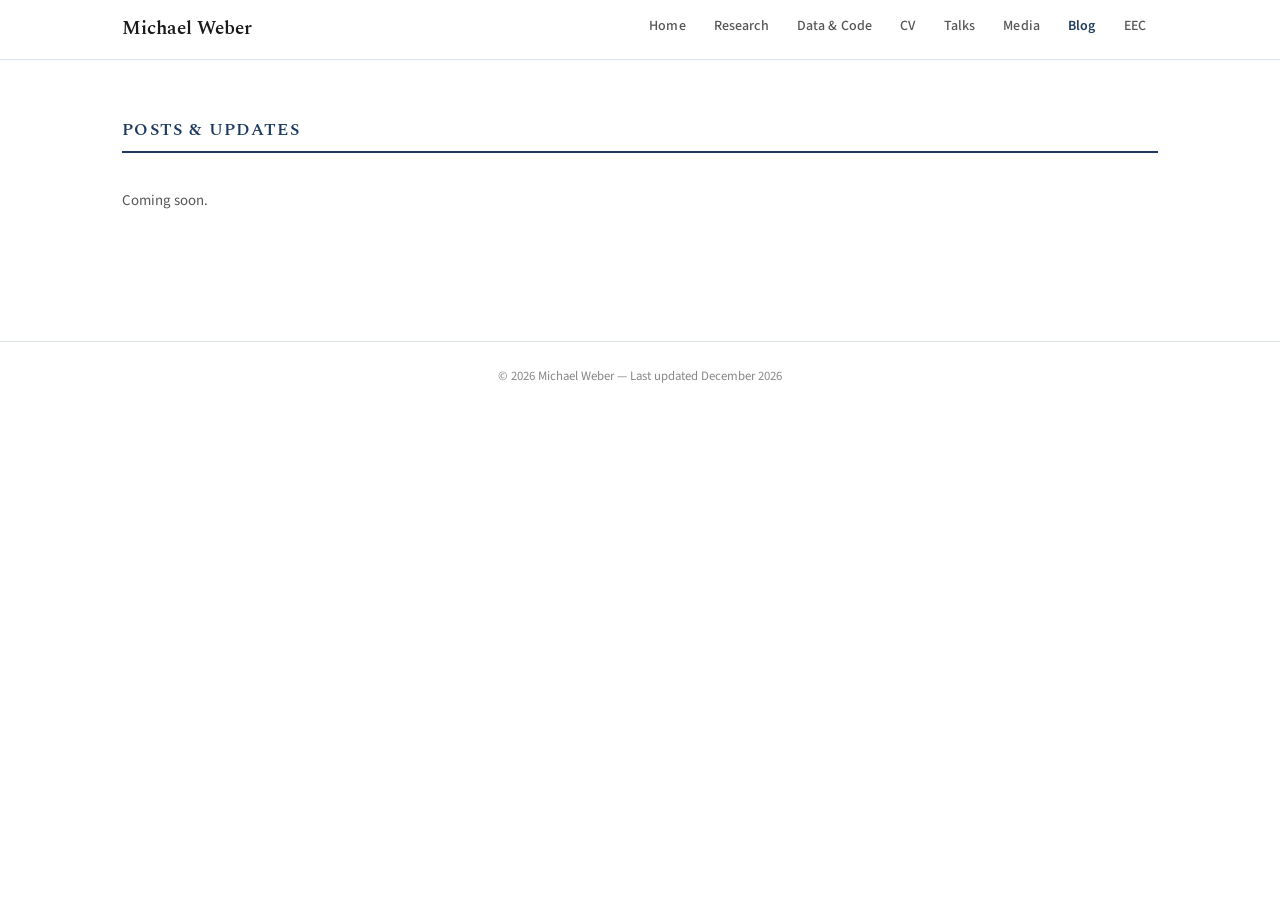
<file: blog.html>
<!DOCTYPE html>
<html lang="en">
<head>
  <!-- Google tag (gtag.js) -->
  <script async src="https://www.googletagmanager.com/gtag/js?id=G-BGBCS4K3F3"></script>
  <script>
    window.dataLayer = window.dataLayer || [];
    function gtag(){dataLayer.push(arguments);}
    gtag('js', new Date());
  
    gtag('config', 'G-BGBCS4K3F3');
  </script>
  
  <meta charset="UTF-8">
  <meta name="viewport" content="width=device-width, initial-scale=1.0">
  <meta name="description" content="Posts and Updates — Michael Weber, Professor of Finance.">
  <title>Blog | Michael Weber</title>
  <link rel="preconnect" href="https://fonts.googleapis.com">
  <link rel="preconnect" href="https://fonts.gstatic.com" crossorigin>
  <link href="https://fonts.googleapis.com/css2?family=Source+Sans+3:wght@400;500;600&family=Spectral:ital,wght@0,400;0,600;1,400&family=JetBrains+Mono:wght@400&display=swap" rel="stylesheet">
  <link rel="stylesheet" href="style.css">  
  <link rel="icon" type="image/svg+xml" href="favicon.svg">
  <style>
    :root {
      --color-accent:    #1e3a5f;
      --color-accent-lt: #2563a8;
      --color-surface:   #f6f8fb;
      --color-border:    #dde3ea;
    }
    /* Inline links slightly brighter for contrast */
    .nav-links a { color: var(--color-muted); }
    .nav-links a:hover, .nav-links a.active { color: var(--color-accent); }
    .section-title { color: var(--color-accent); border-bottom-color: var(--color-accent); }
    .sidebar-links a { color: var(--color-muted); }
    .sidebar-links a:hover { color: var(--color-accent); }
  </style>
</head>
<body>

  <nav class="site-nav">
    <div class="nav-inner">
    <a href="index.html" class="nav-brand">Michael Weber</a>
        <ul class="nav-links">
      <li><a href="index.html">Home</a></li>
      <li><a href="research.html">Research</a></li>
      <li><a href="data-code.html">Data &amp; Code</a></li>
      <li><a href="files/cv.pdf" target="_blank">CV</a></li>
      <li><a href="talks.html">Talks</a></li>
      <li><a href="media.html">Media</a></li>
      <li><a href="blog.html" class="active">Blog</a></li>
      <a href="https://esmt.berlin/faculty-research/centers-institutes-initiatives/european-expectations-center-eec" target="_blank" rel="noopener">EEC</a>
    </ul>
    <button class="nav-hamburger" aria-label="Toggle navigation" onclick="this.closest('nav').querySelector('.nav-links').classList.toggle('open')">
      <svg viewBox="0 0 24 24"><line x1="3" y1="6" x2="21" y2="6"/><line x1="3" y1="12" x2="21" y2="12"/><line x1="3" y1="18" x2="21" y2="18"/></svg>
    </button>
      </div>
  </nav>

  <div class="page-wrapper no-sidebar">
    <main class="main-content">

      <div class="section-title">Posts &amp; Updates</div>
      <p style="color: var(--color-muted); font-size: 0.93rem; padding: 1rem 0;">Coming soon.</p>

    </main>
  </div>

<footer class="site-footer">
  &copy; 2026 Michael Weber &mdash; Last updated <span id="last-modified"></span>
  <script>
    const d = new Date(document.lastModified);
    document.getElementById('last-modified').textContent =
      d.toLocaleDateString('en-US', { month: 'long', year: 'numeric' });
  </script>
</footer>

  <script>
    document.querySelectorAll('.nav-links a').forEach(function(a) {
      a.addEventListener('click', function() {
        document.querySelector('.nav-links').classList.remove('open');
      });
    });
  </script>
</body>
</html>
</file>
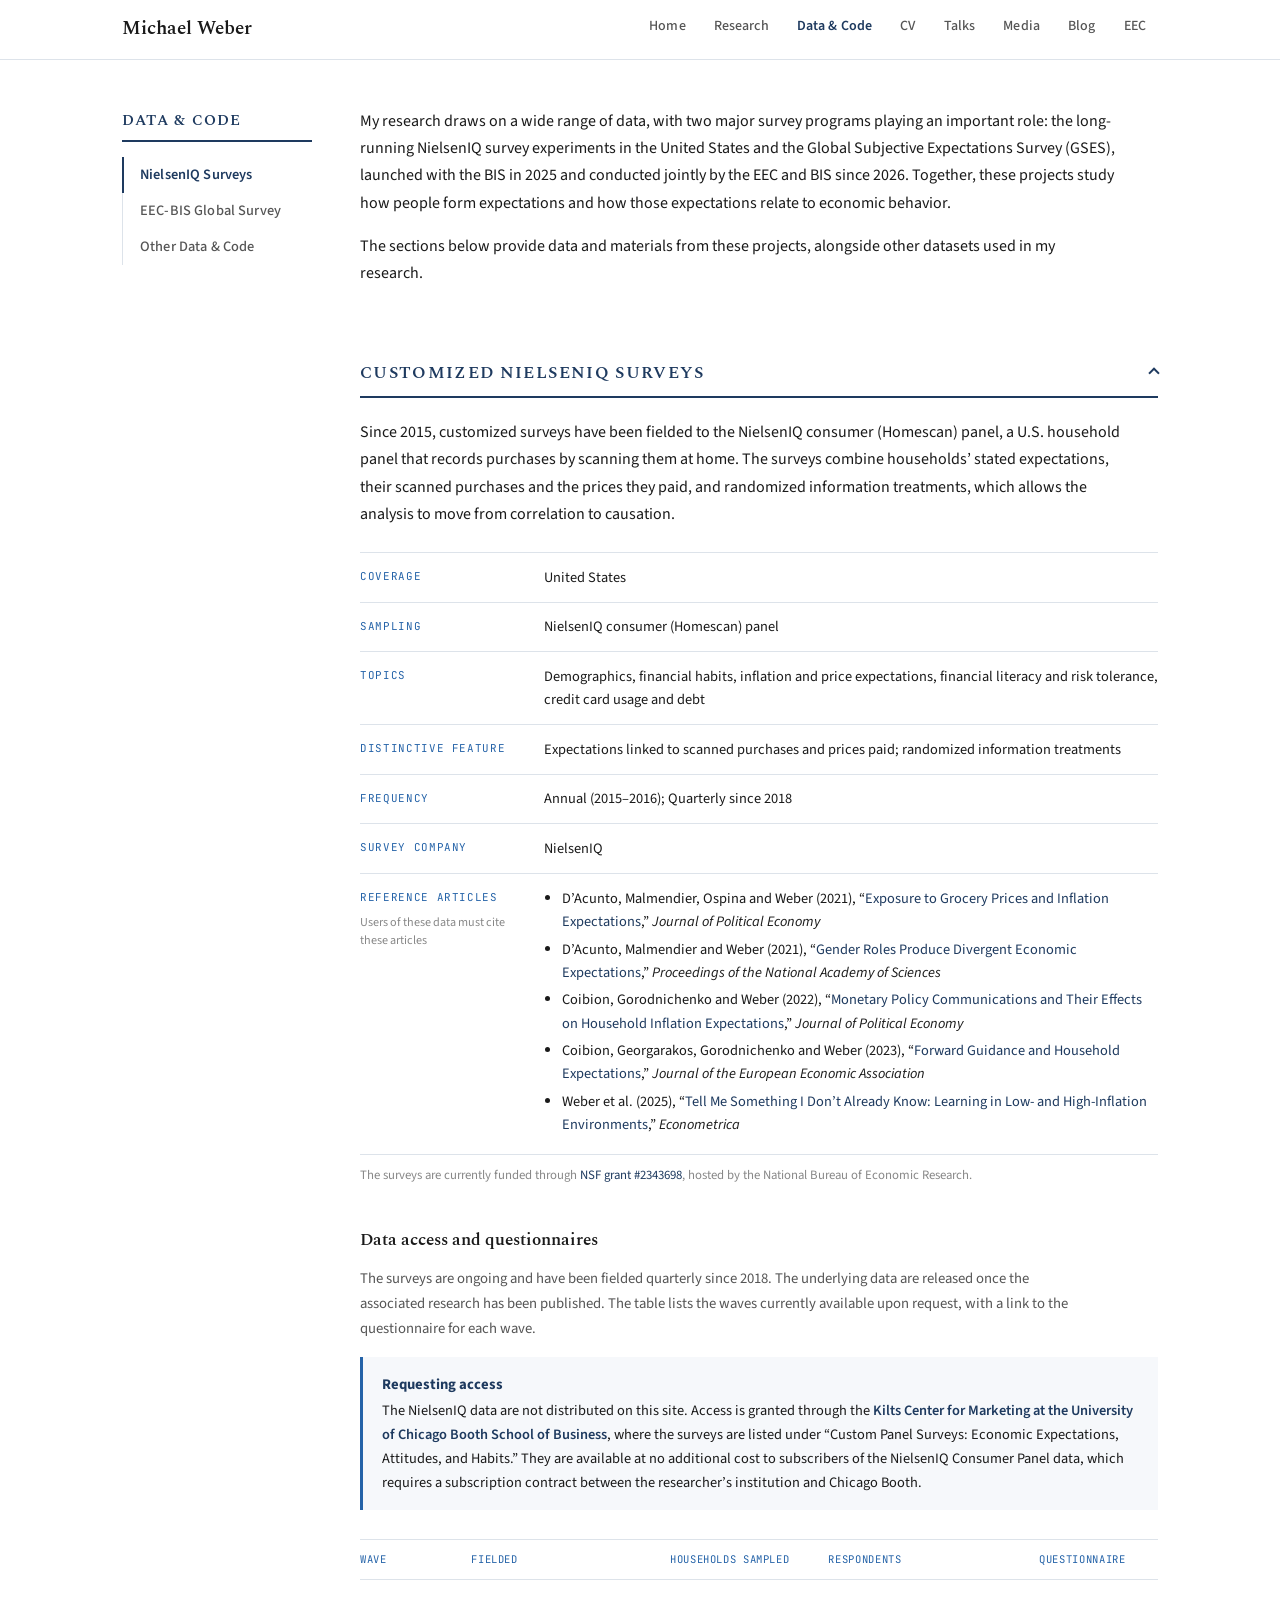
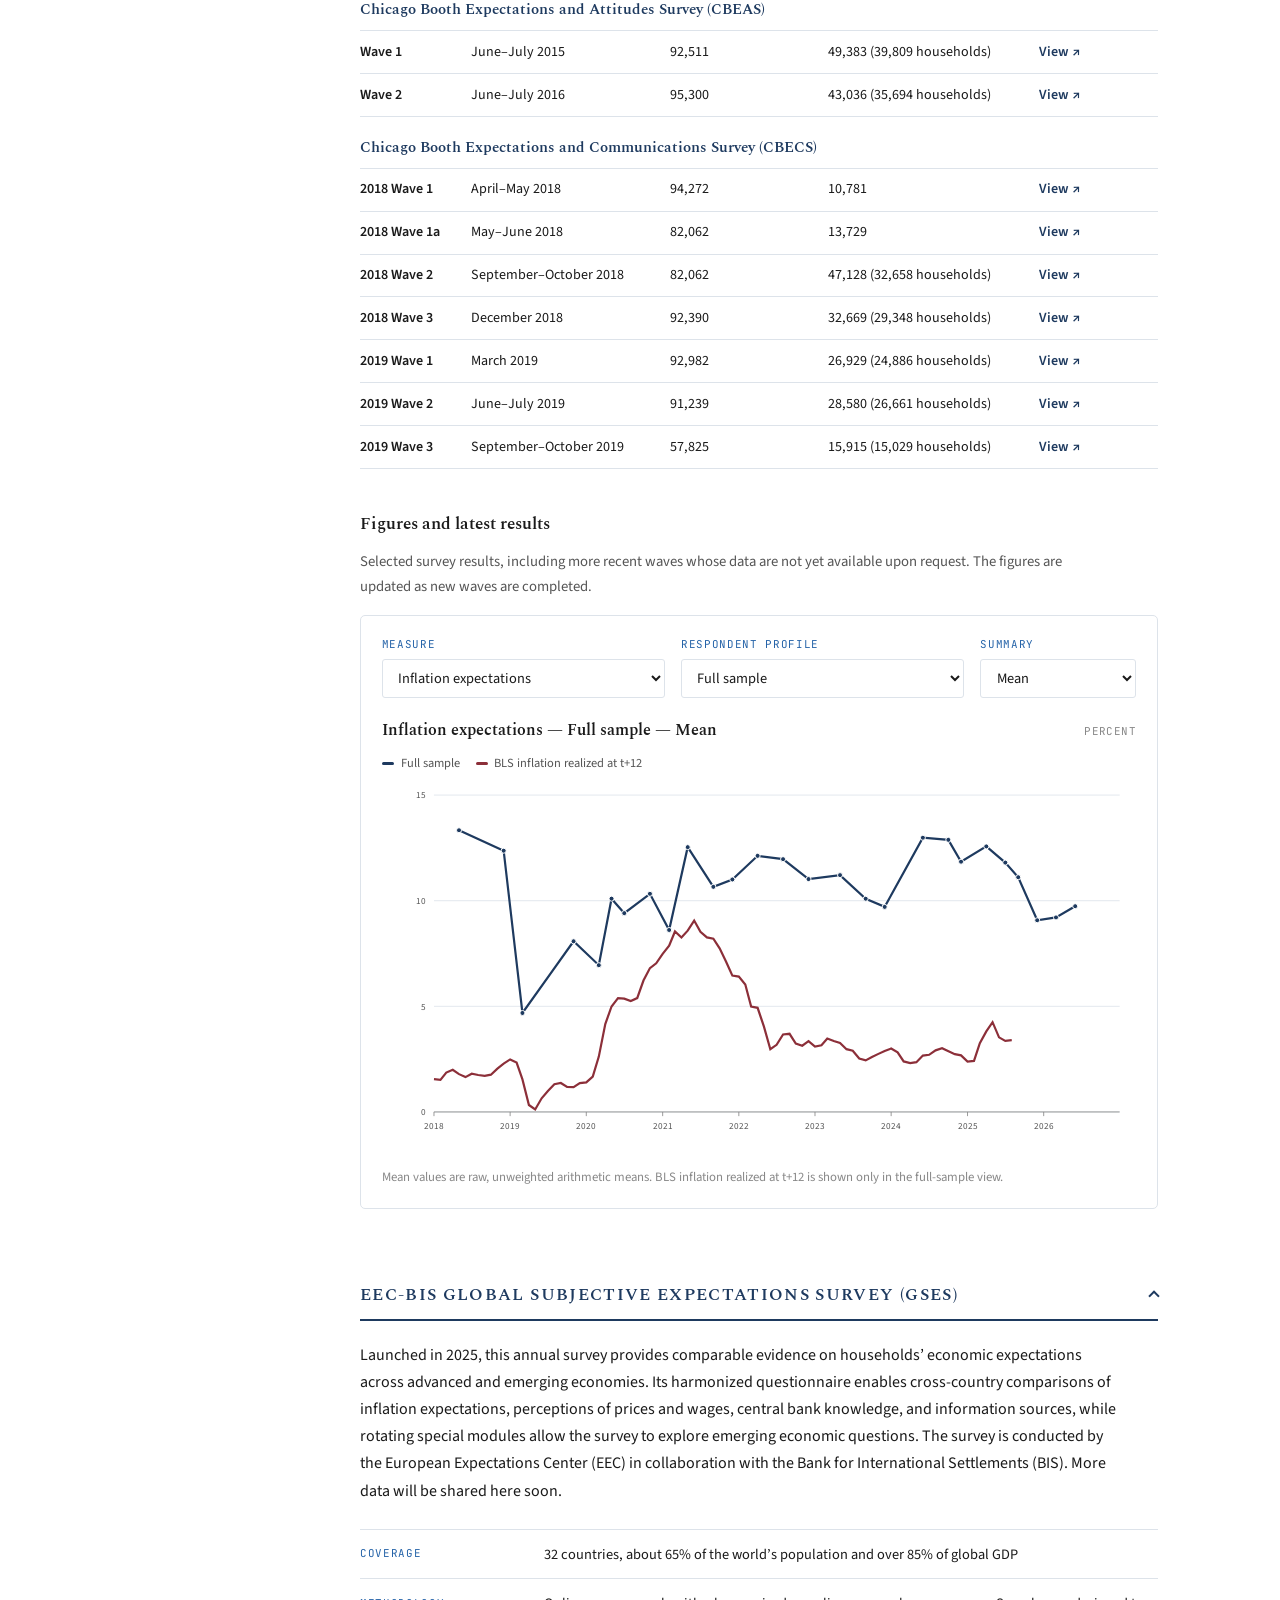
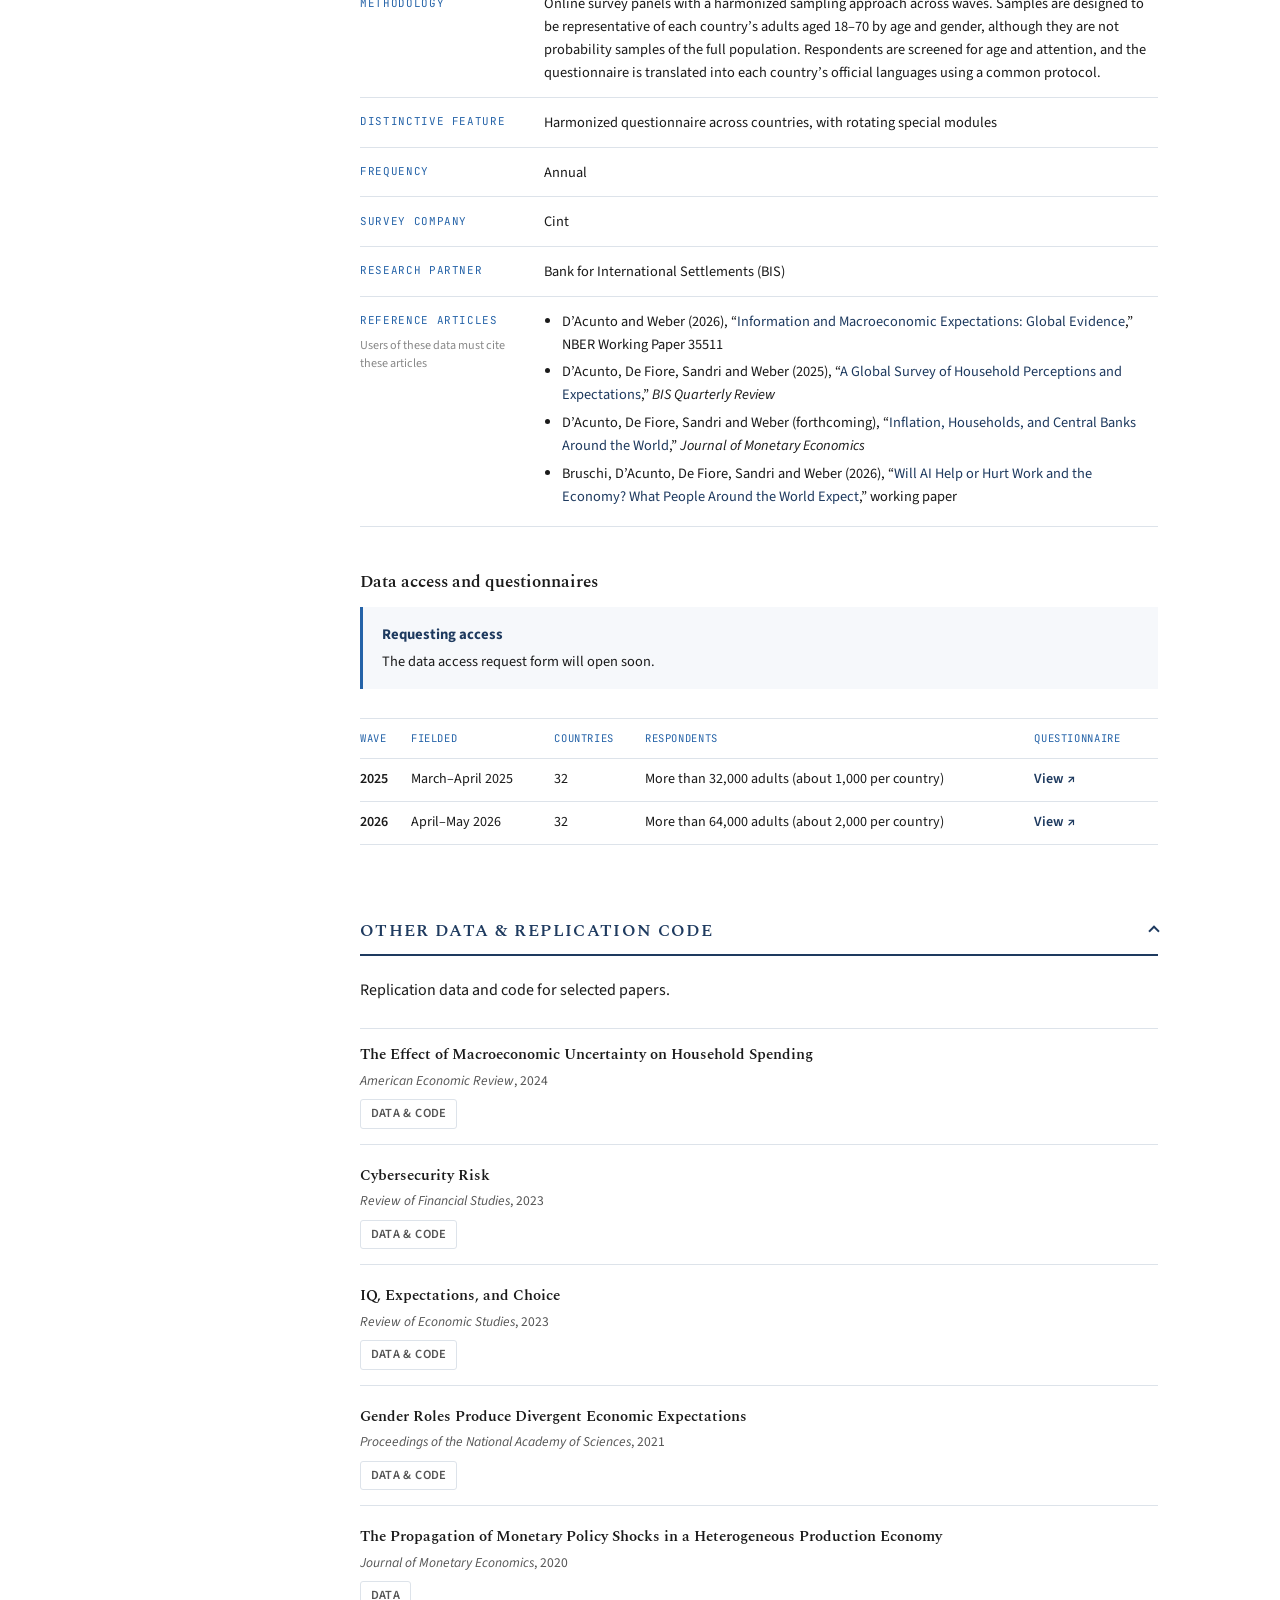
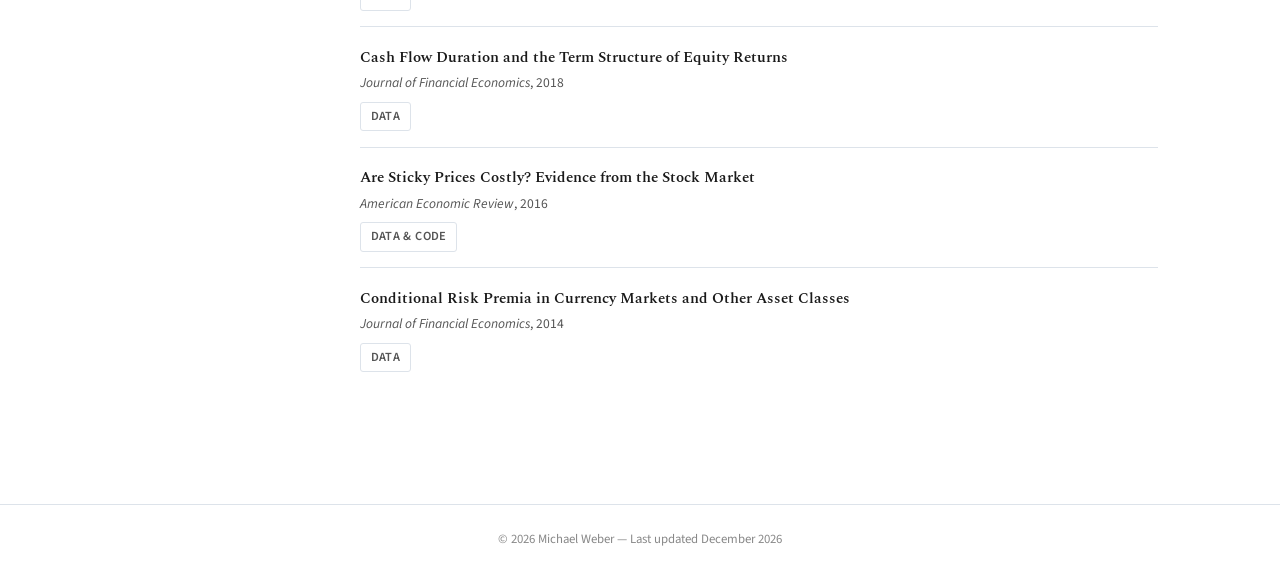
<file: data-code.html>
<!DOCTYPE html>
<html lang="en">
<head>
  <!-- Google tag (gtag.js) -->
  <script async src="https://www.googletagmanager.com/gtag/js?id=G-BGBCS4K3F3"></script>
  <script>
    window.dataLayer = window.dataLayer || [];
    function gtag(){dataLayer.push(arguments);}
    gtag('js', new Date());
  
    gtag('config', 'G-BGBCS4K3F3');
  </script>
  
  <meta charset="UTF-8">
  <meta name="viewport" content="width=device-width, initial-scale=1.0">
  <meta name="description" content="Data and code behind Michael Weber's research: NielsenIQ survey experiments, the EEC-BIS Global Subjective Expectations Survey, and replication material from other projects.">
  <title>Data &amp; Code | Michael Weber</title>
  <link rel="preconnect" href="https://fonts.googleapis.com">
  <link rel="preconnect" href="https://fonts.gstatic.com" crossorigin>
  <link href="https://fonts.googleapis.com/css2?family=Source+Sans+3:wght@400;500;600&amp;family=Spectral:ital,wght@0,400;0,600;1,400&amp;family=JetBrains+Mono:wght@400&amp;display=swap" rel="stylesheet">
  <link rel="stylesheet" href="style.css">
  <link rel="icon" type="image/svg+xml" href="favicon.svg">
  <style>
    :root { --color-accent:#1e3a5f; --color-accent-lt:#2563a8; --color-surface:#f6f8fb; --color-border:#dde3ea; }
    .nav-links a { color:var(--color-muted); }
    .nav-links a:hover,.nav-links a.active { color:var(--color-accent); }
    .data-overview { width:100%; }

    /* Layout: section label + jump menu in the left column, all sections stacked on the right */
    .page-wrapper { grid-template-columns:190px minmax(0,1fr); gap:3rem; }
    .main-content { padding-top:0; }
    .data-side { top:calc(var(--nav-height) + 2rem); }
    .data-side-title { margin-top:0; margin-bottom:.9rem; font-size:.95rem; }
    .data-nav { display:flex; flex-direction:column; border-left:1px solid var(--color-border); }
    .data-nav a { display:block; margin-left:-1px; padding:.5rem 0 .5rem 1rem; border-left:2px solid transparent; color:var(--color-muted); font-size:.9rem; font-weight:500; line-height:1.4; letter-spacing:.01em; text-decoration:none; transition:color .15s,border-color .15s,background .15s; }
    .data-nav a:hover { color:var(--color-accent); background:rgba(30,58,95,.04); text-decoration:none; }
    .data-nav a.is-active { border-left-color:var(--color-accent); color:var(--color-accent); font-weight:600; }
    .data-nav a:focus-visible { outline:2px solid var(--color-accent-lt); outline-offset:-2px; }

    .overview-intro { margin:0; }
    .overview-intro p { max-width:760px; color:var(--color-text); font-size:1rem; line-height:1.7; }
    .overview-intro p+p { margin-top:.9rem; }

    /* Sections, stacked */
    .data-panel { margin-top:4.5rem; padding-top:0; scroll-margin-top:calc(var(--nav-height) + 1.5rem); }
    .data-panel > summary.data-summary { display:flex; align-items:center; justify-content:space-between; gap:1rem; margin:0 0 1.3rem; padding-bottom:.55rem; border-bottom:2px solid var(--color-accent); color:var(--color-accent); font-family:var(--font-serif); font-size:1.05rem; font-weight:600; letter-spacing:.08em; text-transform:uppercase; cursor:pointer; list-style:none; user-select:none; }
    .data-panel > summary.data-summary::-webkit-details-marker { display:none; }
    .data-panel > summary.data-summary:hover { color:var(--color-accent-lt); }
    .data-panel > summary.data-summary::after { content:''; display:inline-block; width:8px; height:8px; border-right:2px solid var(--color-accent); border-bottom:2px solid var(--color-accent); transform:rotate(45deg); transition:transform .2s; flex-shrink:0; }
    .data-panel[open] > summary.data-summary::after { transform:rotate(-135deg); }
    .section-lead { max-width:760px; margin-bottom:1.5rem; color:var(--color-text); font-size:1rem; line-height:1.7; }

    /* Descriptive table */
    .facts { width:100%; border-collapse:collapse; border-top:1px solid var(--color-border); }
    .facts th,.facts td { padding:.8rem 0; border-bottom:1px solid var(--color-border); vertical-align:top; text-align:left; font-size:.9rem; line-height:1.6; }
    .facts th { width:11.5rem; padding-right:1.5rem; color:var(--color-accent-lt); font-family:var(--font-mono); font-size:.68rem; font-weight:400; letter-spacing:.06em; text-transform:uppercase; white-space:nowrap; padding-top:.95rem; }
    .facts td { color:var(--color-text); }
    .facts td ul { margin:0; padding-left:1.1rem; }
    .facts td li+li { margin-top:.25rem; }
    .facts td .sub { display:block; }
    .facts th .th-note { display:block; margin-top:.5rem; color:var(--color-subtle); font-family:var(--font-sans); font-size:.76rem; letter-spacing:0; line-height:1.45; text-transform:none; white-space:normal; }


    /* Sub-headings, wave tables, notes */
    .sub-title { margin:2.8rem 0 .9rem; font-size:1.05rem; }
    .waves { width:100%; border-collapse:collapse; border-top:1px solid var(--color-border); font-size:.88rem; }
    .waves thead th { padding:.7rem .8rem .6rem 0; border-bottom:1px solid var(--color-border); color:var(--color-accent-lt); font-family:var(--font-mono); font-size:.66rem; font-weight:400; letter-spacing:.06em; text-align:left; text-transform:uppercase; }
    .waves td { padding:.65rem .8rem .65rem 0; border-bottom:1px solid var(--color-border); vertical-align:top; line-height:1.5; }
    .waves td:first-child { font-weight:600; white-space:nowrap; }
    .waves tr.group th { padding:1.1rem 0 .5rem; border-bottom:1px solid var(--color-border); background:none; color:var(--color-accent); font-family:var(--font-serif); font-size:.92rem; font-weight:600; text-align:left; }
    .waves .soon { color:var(--color-subtle); }
    .waves td a { font-weight:600; }
    .waves-intro { max-width:720px; margin-bottom:1rem; color:var(--color-muted); font-size:.92rem; line-height:1.7; }
    .table-note { margin-top:.7rem; color:var(--color-subtle); font-size:.8rem; line-height:1.5; }

    /* Figure explorer */
    .fig-explorer { padding:1.2rem 1.3rem 1.3rem; border:1px solid var(--color-border); border-radius:5px; background:var(--color-bg); }
    .fig-controls { display:flex; align-items:center; gap:.8rem; margin-bottom:1rem; }
    .fig-controls label { color:var(--color-accent-lt); font-family:var(--font-mono); font-size:.68rem; letter-spacing:.06em; text-transform:uppercase; }
    .fig-controls select { max-width:100%; min-width:16rem; padding:.45rem .7rem; border:1px solid var(--color-border); border-radius:3px; background:#fff; color:var(--color-text); font:inherit; font-size:.9rem; }
    .fig-controls select:disabled { color:var(--color-subtle); background:var(--color-surface); }
    .fig-stage { min-height:260px; }
    .fig-empty { display:grid; place-items:center; min-height:260px; padding:1.5rem; border:1px dashed var(--color-border); border-radius:4px; background:var(--color-surface); color:var(--color-subtle); font-size:.88rem; text-align:center; line-height:1.6; }
    .fig-title { margin:0 0 .2rem; font-family:var(--font-serif); font-size:1rem; font-weight:600; }
    .fig-legend { display:flex; flex-wrap:wrap; gap:.3rem 1.1rem; margin:.4rem 0 .6rem; color:var(--color-muted); font-size:.8rem; }
    .fig-legend span { display:inline-flex; align-items:center; gap:.4rem; }
    .fig-legend i { display:inline-block; width:.7rem; height:.7rem; border-radius:2px; }
    .fig-stage svg { display:block; width:100%; height:auto; }
    .fig-stage svg text { fill:var(--color-muted); font-family:var(--font-sans); font-size:11px; }
    .fig-stage svg .axis-title { font-size:11.5px; fill:var(--color-text); }

    /* Access note */
    .access-note { margin-top:1.6rem; padding:1rem 1.2rem; border-left:3px solid var(--color-accent-lt); background:var(--color-surface); font-size:.9rem; line-height:1.65; }
    .access-note strong { display:block; margin-bottom:.15rem; color:var(--color-accent); font-size:.92rem; }
    .access-note a { font-weight:600; }
    .access-first { margin:0 0 1.8rem; }


    /* Other data list */
    .paper-list { margin:1.5rem 0 0; padding:0; list-style:none; border-top:1px solid var(--color-border); }
    .paper-item { padding:.95rem 0; border-bottom:1px solid var(--color-border); }
    .paper-title { margin-bottom:.2rem; font-size:.95rem; font-weight:600; }
    .paper-title a { color:var(--color-text); text-decoration:none; }
    .paper-title a:hover { color:var(--color-accent); text-decoration:underline; }
    .paper-authors { margin-bottom:.4rem; color:var(--color-muted); font-size:.85rem; }
    .paper-links { display:flex; flex-wrap:wrap; gap:.4rem; margin-top:.45rem; }

    @media (max-width:700px) {
      .page-wrapper { display:block; padding-top:0; }
      .data-side { display:block; text-align:left; position:sticky; top:var(--nav-height); z-index:20; margin:0 -1.2rem 1.4rem; padding:0 1.2rem; background:var(--color-bg); }
      .data-side-title { display:none; }
      .data-nav { flex-direction:row; gap:0 1.4rem; overflow-x:auto; scrollbar-width:none; border-left:0; border-bottom:1px solid var(--color-border); -webkit-mask-image:linear-gradient(90deg,#000 90%,transparent); mask-image:linear-gradient(90deg,#000 90%,transparent); padding-right:1.5rem; }
      .data-nav::-webkit-scrollbar { display:none; }
      .data-nav a { flex:0 0 auto; margin:0 0 -1px; padding:.8rem 0; border-left:0; border-bottom:2px solid transparent; white-space:nowrap; }
      .data-nav a.is-active { border-bottom-color:var(--color-accent); }
      .data-panel { margin-top:2.4rem; padding-top:2rem; scroll-margin-top:calc(var(--nav-height) + 3.6rem); }
      .fig-controls { flex-direction:column; align-items:flex-start; gap:.4rem; }
      .fig-controls select { width:100%; min-width:0; }
      .fig-explorer { padding:1rem; }
      .waves thead { display:none; }
      .waves,.waves tbody,.waves tr,.waves td { display:block; width:100%; }
      .waves tr:not(.group) { padding:.7rem 0; border-bottom:1px solid var(--color-border); }
      .waves td { display:flex; justify-content:space-between; gap:1rem; padding:.15rem 0; border:0; text-align:right; }
      .waves td::before { content:attr(data-label); color:var(--color-subtle); font-family:var(--font-mono); font-size:.64rem; letter-spacing:.06em; text-transform:uppercase; text-align:left; white-space:nowrap; padding-top:.2rem; }
      .waves td:first-child { white-space:normal; }
      .waves tr.group { display:block; }
      .waves tr.group th { display:block; }
      .facts,.facts tbody,.facts tr,.facts th,.facts td { display:block; width:100%; }
      .facts tr { padding:.8rem 0; border-bottom:1px solid var(--color-border); }
      .facts th,.facts td { padding:0; border:0; }
      .facts th { padding-bottom:.2rem; }
    }
  </style>
  <link rel="stylesheet" href="data &amp; code/nielsen-interactive/interactive-inflation-chart.css">
  </head>
<body>
  <nav class="site-nav">
    <div class="nav-inner">
      <a href="index.html" class="nav-brand">Michael Weber</a>
      <ul class="nav-links">
        <li><a href="index.html">Home</a></li><li><a href="research.html">Research</a></li><li><a href="data-code.html" class="active">Data &amp; Code</a></li><li><a href="files/cv.pdf" target="_blank">CV</a></li><li><a href="talks.html">Talks</a></li><li><a href="media.html">Media</a></li><li><a href="https://esmt.berlin/knowledge?author=&amp;topics=938&amp;d=research_insights" target="_blank" rel="noopener">Blog</a></li><li><a href="https://esmt.berlin/faculty-research/centers-institutes-initiatives/european-expectations-center-eec" target="_blank" rel="noopener">EEC</a></li>
      </ul>
      <button class="nav-hamburger" aria-label="Toggle navigation" aria-expanded="false"><svg viewBox="0 0 24 24"><line x1="3" y1="6" x2="21" y2="6"/><line x1="3" y1="12" x2="21" y2="12"/><line x1="3" y1="18" x2="21" y2="18"/></svg></button>
    </div>
  </nav>

  <div class="page-wrapper">
    <aside class="sidebar data-side">
      <div class="section-title data-side-title">Data &amp; Code</div>
      <nav class="data-nav" aria-label="Data and code sections">
        <a href="#homescan">NielsenIQ Surveys</a>
        <a href="#global-survey">EEC-BIS Global Survey</a>
        <a href="#other-data-codes">Other Data &amp; Code</a>
      </nav>
    </aside>
    <main class="main-content">
      <article class="data-overview">
        <header class="overview-intro">
          <p>My research draws on a wide range of data, with two major survey programs playing an important role: the long-running NielsenIQ survey experiments in the United States and the Global Subjective Expectations Survey (GSES), launched with the BIS in 2025 and conducted jointly by the EEC and BIS since 2026. Together, these projects study how people form expectations and how those expectations relate to economic behavior.</p>
          <p>The sections below provide data and materials from these projects, alongside other datasets used in my research.</p>
        </header>

        

        <details class="data-panel" id="homescan" open>
          <summary class="data-summary">Customized NielsenIQ Surveys</summary>
          <p class="section-lead">Since 2015, customized surveys have been fielded to the NielsenIQ consumer (Homescan) panel, a U.S. household panel that records purchases by scanning them at home. The surveys combine households&rsquo; stated expectations, their scanned purchases and the prices they paid, and randomized information treatments, which allows the analysis to move from correlation to causation.</p>
          <table class="facts">
            <tbody>
              <tr><th scope="row">Coverage</th><td>United States</td></tr>
              <tr><th scope="row">Sampling</th><td>NielsenIQ consumer (Homescan) panel</td></tr>
              <tr><th scope="row">Topics</th><td>Demographics, financial habits, inflation and price expectations, financial literacy and risk tolerance, credit card usage and debt</td></tr>
              <tr><th scope="row">Distinctive feature</th><td>Expectations linked to scanned purchases and prices paid; randomized information treatments</td></tr>
              <tr><th scope="row">Frequency</th><td>Annual (2015–2016); Quarterly since 2018</td></tr>
              <tr><th scope="row">Survey company</th><td>NielsenIQ</td></tr>
              <tr><th scope="row">Reference articles<span class="th-note">Users of these data must cite these articles</span></th><td>
                <ul>
                  <li>D&rsquo;Acunto, Malmendier, Ospina and Weber (2021), &ldquo;<a href="https://www.journals.uchicago.edu/doi/10.1086/713192" target="_blank" rel="noopener">Exposure to Grocery Prices and Inflation Expectations</a>,&rdquo; <em>Journal of Political Economy</em></li>
                  <li>D&rsquo;Acunto, Malmendier and Weber (2021), &ldquo;<a href="https://www.pnas.org/content/118/21/e2008534118" target="_blank" rel="noopener">Gender Roles Produce Divergent Economic Expectations</a>,&rdquo; <em>Proceedings of the National Academy of Sciences</em></li>
                  <li>Coibion, Gorodnichenko and Weber (2022), &ldquo;<a href="https://www.journals.uchicago.edu/doi/abs/10.1086/718982" target="_blank" rel="noopener">Monetary Policy Communications and Their Effects on Household Inflation Expectations</a>,&rdquo; <em>Journal of Political Economy</em></li>
                  <li>Coibion, Georgarakos, Gorodnichenko and Weber (2023), &ldquo;<a href="https://academic.oup.com/jeea/article/21/5/2131/7005218" target="_blank" rel="noopener">Forward Guidance and Household Expectations</a>,&rdquo; <em>Journal of the European Economic Association</em></li>
                  <li>Weber et al. (2025), &ldquo;<a href="https://onlinelibrary.wiley.com/doi/full/10.3982/ECTA22764" target="_blank" rel="noopener">Tell Me Something I Don&rsquo;t Already Know: Learning in Low- and High-Inflation Environments</a>,&rdquo; <em>Econometrica</em></li>
                </ul>
              </td></tr>
            </tbody>
          </table>
          <p class="table-note">The surveys are currently funded through <a href="https://www.nsf.gov/awardsearch/show-award?AWD_ID=2343698" target="_blank" rel="noopener">NSF grant #2343698</a>, hosted by the National Bureau of Economic Research.</p>


          <h3 class="sub-title">Data access and questionnaires</h3>
          <p class="waves-intro">The surveys are ongoing and have been fielded quarterly since 2018. The underlying data are released once the associated research has been published. The table lists the waves currently available upon request, with a link to the questionnaire for each wave.</p>
          
          <div class="access-note access-first">
            <strong>Requesting access</strong>
            The NielsenIQ data are not distributed on this site. Access is granted through the <a href="https://www.chicagobooth.edu/research/kilts/research-data/nielseniq" target="_blank" rel="noopener">Kilts Center for Marketing at the University of Chicago Booth School of Business</a>, where the surveys are listed under &ldquo;Custom Panel Surveys: Economic Expectations, Attitudes, and Habits.&rdquo; They are available at no additional cost to subscribers of the NielsenIQ Consumer Panel data, which requires a subscription contract between the researcher&rsquo;s institution and Chicago Booth.
          </div>


          <table class="waves">
            <thead><tr><th scope="col">Wave</th><th scope="col">Fielded</th><th scope="col">Households sampled</th><th scope="col">Respondents</th><th scope="col">Questionnaire</th></tr></thead>
            <tbody>
              <tr class="group"><th colspan="5" scope="colgroup">Chicago Booth Expectations and Attitudes Survey (CBEAS)</th></tr>
                <tr><td data-label="Wave">Wave 1</td><td data-label="Fielded">June&ndash;July 2015</td><td data-label="Households sampled">92,511</td><td data-label="Respondents">49,383 (39,809 households)</td><td data-label="Questionnaire"><a href="https://uchicago.box.com/s/n1xbwutq1fv71swrimbbhenwiw6rrg0f" target="_blank" rel="noopener">View<span aria-hidden="true"> &#8599;</span></a></td></tr>
                <tr><td data-label="Wave">Wave 2</td><td data-label="Fielded">June&ndash;July 2016</td><td data-label="Households sampled">95,300</td><td data-label="Respondents">43,036 (35,694 households)</td><td data-label="Questionnaire"><a href="https://uchicago.box.com/s/1bz8fxsfp9ymlf2t833m6hpkazkn36os" target="_blank" rel="noopener">View<span aria-hidden="true"> &#8599;</span></a></td></tr>
              <tr class="group"><th colspan="5" scope="colgroup">Chicago Booth Expectations and Communications Survey (CBECS)</th></tr>
                <tr><td data-label="Wave">2018 Wave 1</td><td data-label="Fielded">April&ndash;May 2018</td><td data-label="Households sampled">94,272</td><td data-label="Respondents">10,781</td><td data-label="Questionnaire"><a href="https://uchicago.box.com/s/mikauc3deykr9teg1d10pw6ntkpcs51d" target="_blank" rel="noopener">View<span aria-hidden="true"> &#8599;</span></a></td></tr>
                <tr><td data-label="Wave">2018 Wave 1a</td><td data-label="Fielded">May&ndash;June 2018</td><td data-label="Households sampled">82,062</td><td data-label="Respondents">13,729</td><td data-label="Questionnaire"><a href="https://uchicago.box.com/s/qvg1wp3m8fa1kxa5wi327hcrnogzlv4t" target="_blank" rel="noopener">View<span aria-hidden="true"> &#8599;</span></a></td></tr>
                <tr><td data-label="Wave">2018 Wave 2</td><td data-label="Fielded">September&ndash;October 2018</td><td data-label="Households sampled">82,062</td><td data-label="Respondents">47,128 (32,658 households)</td><td data-label="Questionnaire"><a href="https://uchicago.box.com/s/a8a1axw5qwu026lyntvin2ojm0n6b1ip" target="_blank" rel="noopener">View<span aria-hidden="true"> &#8599;</span></a></td></tr>
                <tr><td data-label="Wave">2018 Wave 3</td><td data-label="Fielded">December 2018</td><td data-label="Households sampled">92,390</td><td data-label="Respondents">32,669 (29,348 households)</td><td data-label="Questionnaire"><a href="https://uchicago.box.com/s/sl81fdw00zdzk5h5qha5zi8a7s8dkrtb" target="_blank" rel="noopener">View<span aria-hidden="true"> &#8599;</span></a></td></tr>
                <tr><td data-label="Wave">2019 Wave 1</td><td data-label="Fielded">March 2019</td><td data-label="Households sampled">92,982</td><td data-label="Respondents">26,929 (24,886 households)</td><td data-label="Questionnaire"><a href="https://uchicago.box.com/s/snjlcvrb6eg60f9s14rf72zvipthaecp" target="_blank" rel="noopener">View<span aria-hidden="true"> &#8599;</span></a></td></tr>
                <tr><td data-label="Wave">2019 Wave 2</td><td data-label="Fielded">June&ndash;July 2019</td><td data-label="Households sampled">91,239</td><td data-label="Respondents">28,580 (26,661 households)</td><td data-label="Questionnaire"><a href="https://uchicago.box.com/s/4jb5e3avqdxpczqgllejn3s60hpfcsqo" target="_blank" rel="noopener">View<span aria-hidden="true"> &#8599;</span></a></td></tr>
                <tr><td data-label="Wave">2019 Wave 3</td><td data-label="Fielded">September&ndash;October 2019</td><td data-label="Households sampled">57,825</td><td data-label="Respondents">15,915 (15,029 households)</td><td data-label="Questionnaire"><a href="https://uchicago.box.com/s/2e3s8cy2nizk7y83uvpqcdh67b9mip48" target="_blank" rel="noopener">View<span aria-hidden="true"> &#8599;</span></a></td></tr>
            </tbody>
          </table>

          <h3 class="sub-title">Figures and latest results</h3>
          <p class="waves-intro">Selected survey results, including more recent waves whose data are not yet available upon request. The figures are updated as new waves are completed.</p>
          <div class="fig-explorer" id="fig-explorer">
            <div class="fig-controls">
              <div class="fig-control">
                <label for="fig-measure">Measure</label>
                <select id="fig-measure" disabled><option>Loading measures&hellip;</option></select>
              </div>
              <div class="fig-control">
                <label for="fig-profile">Respondent profile</label>
                <select id="fig-profile" disabled><option>Loading profiles&hellip;</option></select>
              </div>
              <div class="fig-control fig-control--summary">
                <label for="fig-summary">Summary</label>
                <select id="fig-summary" disabled><option value="mean">Mean</option><option value="median">Median</option></select>
              </div>
            </div>
            <div class="fig-stage" id="fig-stage"><div class="interactive-chart-loading">Loading interactive survey figures&hellip;</div></div>
            <p class="table-note" id="fig-note" hidden></p>
          </div>
          <script type="application/json" id="nielsen-figures-data">[]</script>
        </details>

        <details class="data-panel" id="global-survey" open>
          <summary class="data-summary">EEC-BIS Global Subjective Expectations Survey (GSES)</summary>
          <p class="section-lead">Launched in 2025, this annual survey provides comparable evidence on households’ economic expectations across advanced and emerging economies. Its harmonized questionnaire enables cross-country comparisons of inflation expectations, perceptions of prices and wages, central bank knowledge, and information sources, while rotating special modules allow the survey to explore emerging economic questions. The survey is conducted by the European Expectations Center (EEC) in collaboration with the Bank for International Settlements (BIS). More data will be shared here soon.</p>
          <table class="facts">
            <tbody>
              <tr><th scope="row">Coverage</th><td>32 countries, about 65% of the world&rsquo;s population and over 85% of global GDP</td></tr>
              <tr><th scope="row">Methodology</th><td>Online survey panels with a harmonized sampling approach across waves. Samples are designed to be representative of each country&rsquo;s adults aged 18&ndash;70 by age and gender, although they are not probability samples of the full population. Respondents are screened for age and attention, and the questionnaire is translated into each country&rsquo;s official languages using a common protocol.</td></tr>
              <tr><th scope="row">Distinctive feature</th><td>Harmonized questionnaire across countries, with rotating special modules</td></tr>
              <tr><th scope="row">Frequency</th><td>Annual</td></tr>
              <tr><th scope="row">Survey company</th><td>Cint</td></tr>
              <tr><th scope="row">Research partner</th><td>Bank for International Settlements (BIS)</td></tr>
              <tr><th scope="row">Reference articles<span class="th-note">Users of these data must cite these articles</span></th><td>
                <ul>
                  <li>D&rsquo;Acunto and Weber (2026), &ldquo;<a href="https://www.nber.org/papers/w35511" target="_blank" rel="noopener">Information and Macroeconomic Expectations: Global Evidence</a>,&rdquo; NBER Working Paper 35511</li>
                  <li>D&rsquo;Acunto, De Fiore, Sandri and Weber (2025), &ldquo;<a href="https://www.bis.org/publ/qtrpdf/r_qt2509c.htm" target="_blank" rel="noopener">A Global Survey of Household Perceptions and Expectations</a>,&rdquo; <em>BIS Quarterly Review</em></li>
                  <li>D&rsquo;Acunto, De Fiore, Sandri and Weber (forthcoming), &ldquo;<a href="papers/Weber_DAcunto_DeFiore_Sandri_InflationHouseholdsCentralBanks.pdf" target="_blank" rel="noopener">Inflation, Households, and Central Banks Around the World</a>,&rdquo; <em>Journal of Monetary Economics</em></li>
                  <li>Bruschi, D&rsquo;Acunto, De Fiore, Sandri and Weber (2026), &ldquo;<a href="https://cepr.org/publications/dp21994" target="_blank" rel="noopener">Will AI Help or Hurt Work and the Economy? What People Around the World Expect</a>,&rdquo; working paper</li>
                </ul>
              </td></tr>
            </tbody>
          </table>

          <h3 class="sub-title">Data access and questionnaires</h3>
          <div class="access-note access-first">
            <strong>Requesting access</strong>
            The data access request form will open soon.
          </div>
          <table class="waves">
            <thead><tr><th scope="col">Wave</th><th scope="col">Fielded</th><th scope="col">Countries</th><th scope="col">Respondents</th><th scope="col">Questionnaire</th></tr></thead>
            <tbody>
              <tr><td data-label="Wave">2025</td><td data-label="Fielded">March&ndash;April 2025</td><td data-label="Countries">32</td><td data-label="Respondents">More than 32,000 adults (about 1,000 per country)</td><td data-label="Questionnaire"><a href="files/2025.pdf" target="_blank" rel="noopener">View<span aria-hidden="true"> &#8599;</span></a></td></tr>
              <tr><td data-label="Wave">2026</td><td data-label="Fielded">April&ndash;May 2026</td><td data-label="Countries">32</td><td data-label="Respondents">More than 64,000 adults (about 2,000 per country)</td><td data-label="Questionnaire"><a href="files/2026.pdf" target="_blank" rel="noopener">View<span aria-hidden="true"> &#8599;</span></a></td></tr>
            </tbody>
          </table>
        </details>

        <details class="data-panel" id="other-data-codes" open>
          <summary class="data-summary">Other Data &amp; Replication Code</summary>
          <p class="section-lead">Replication data and code for selected papers.</p>
          <ul class="paper-list">
            <li class="paper-item">
              <div class="paper-title"><a href="https://www.aeaweb.org/articles?id=10.1257/aer.20221167" target="_blank">The Effect of Macroeconomic Uncertainty on Household Spending</a></div>
              <div class="paper-authors"><em>American Economic Review</em>, 2024</div>
              <div class="paper-links"><a href="https://doi.org/10.3886/E184646V1" class="paper-link" target="_blank">Data &amp; Code</a></div>
            </li>
            <li class="paper-item">
              <div class="paper-title"><a href="https://academic.oup.com/rfs/article/36/1/351/6585907" target="_blank">Cybersecurity Risk</a></div>
              <div class="paper-authors"><em>Review of Financial Studies</em>, 2023</div>
              <div class="paper-links"><a href="https://dataverse.harvard.edu/dataset.xhtml?persistentId=doi:10.7910/DVN/LCVVG5" class="paper-link" target="_blank">Data &amp; Code</a></div>
            </li>
            <li class="paper-item">
              <div class="paper-title"><a href="https://academic.oup.com/restud/article/90/5/2292/6782973" target="_blank">IQ, Expectations, and Choice</a></div>
              <div class="paper-authors"><em>Review of Economic Studies</em>, 2023</div>
              <div class="paper-links"><a href="https://doi.org/10.5281/zenodo.6012866" class="paper-link" target="_blank">Data &amp; Code</a></div>
            </li>
            <li class="paper-item">
              <div class="paper-title"><a href="https://www.pnas.org/content/118/21/e2008534118" target="_blank">Gender Roles Produce Divergent Economic Expectations</a></div>
              <div class="paper-authors"><em>Proceedings of the National Academy of Sciences</em>, 2021</div>
              <div class="paper-links"><a href="https://doi.org/10.3886/E140001V2" class="paper-link" target="_blank">Data &amp; Code</a></div>
            </li>
            <li class="paper-item">
              <div class="paper-title"><a href="https://doi.org/10.1016/j.jmoneco.2019.10.001" target="_blank">The Propagation of Monetary Policy Shocks in a Heterogeneous Production Economy</a></div>
              <div class="paper-authors"><em>Journal of Monetary Economics</em>, 2020</div>
              <div class="paper-links"><a href="data &amp; code/data_Pasten_Schoenle_Weber_2020_PropagationMonetaryPolicyShocksHeterogeneous_JME.xlsx" class="paper-link">Data</a></div>
            </li>
            <li class="paper-item">
              <div class="paper-title"><a href="https://www.sciencedirect.com/science/article/abs/pii/S0304405X18300667" target="_blank">Cash Flow Duration and the Term Structure of Equity Returns</a></div>
              <div class="paper-authors"><em>Journal of Financial Economics</em>, 2018</div>
              <div class="paper-links"><a href="data &amp; code/data_Weber_2018_CashFlowDurationTermStructure_JFE.xlsx" class="paper-link">Data</a></div>
            </li>
            <li class="paper-item">
              <div class="paper-title"><a href="https://www.aeaweb.org/articles?id=10.1257/aer.20131513" target="_blank">Are Sticky Prices Costly? Evidence from the Stock Market</a></div>
              <div class="paper-authors"><em>American Economic Review</em>, 2016</div>
              <div class="paper-links"><a href="https://doi.org/10.3886/E112963V1" class="paper-link" target="_blank">Data &amp; Code</a></div>
            </li>
            <li class="paper-item">
              <div class="paper-title"><a href="https://www.sciencedirect.com/science/article/pii/S0304405X14001378" target="_blank">Conditional Risk Premia in Currency Markets and Other Asset Classes</a></div>
              <div class="paper-authors"><em>Journal of Financial Economics</em>, 2014</div>
              <div class="paper-links"><a href="data &amp; code/data_Lettau_Maggiori_Weber_2014_ConditionalRiskPremiaCurrencyMarkets_JFE.xlsx" class="paper-link">Data</a></div>
            </li>
          </ul>
        </details>

      </article>
    </main>
  </div>

  <footer class="site-footer">&copy; 2026 Michael Weber &mdash; Last updated <span id="last-modified"></span></footer>
  <script>
    const menuButton=document.querySelector('.nav-hamburger');
    const menu=document.querySelector('.nav-links');
    menuButton.addEventListener('click',function(){const open=menu.classList.toggle('open');menuButton.setAttribute('aria-expanded',String(open));});
    document.querySelectorAll('.nav-links a').forEach(function(link){link.addEventListener('click',function(){menu.classList.remove('open');menuButton.setAttribute('aria-expanded','false');});});
    document.getElementById('last-modified').textContent=new Date(document.lastModified).toLocaleDateString('en-US',{month:'long',year:'numeric'});

    const links=Array.from(document.querySelectorAll('.data-nav a'));
    const sections=links.map(function(a){return document.getElementById(a.getAttribute('href').slice(1));});
    function setActive(id){links.forEach(function(a){const on=a.getAttribute('href')==='#'+id;a.classList.toggle('is-active',on);if(on)a.setAttribute('aria-current','true');else a.removeAttribute('aria-current');});}
    function spy(){
      const line=window.innerHeight*0.55;
      let current=sections[0].id;
      sections.forEach(function(s){if(s.getBoundingClientRect().top<=line)current=s.id;});
      if(window.innerHeight+window.scrollY>=document.documentElement.scrollHeight-4)current=sections[sections.length-1].id;
      setActive(current);
    }
    let ticking=false;
    window.addEventListener('scroll',function(){if(!ticking){ticking=true;requestAnimationFrame(function(){spy();ticking=false;});}},{passive:true});
    window.addEventListener('resize',spy);
    links.forEach(function(a){a.addEventListener('click',function(){setActive(a.getAttribute('href').slice(1));});});
    spy();

    (function(){
      var data=document.getElementById('nielsen-figures-data'),figs=[];
      try{figs=JSON.parse(data.textContent)||[];}catch(e){}
      var sel=document.getElementById('fig-select'),stage=document.getElementById('fig-stage'),note=document.getElementById('fig-note');
      if(!sel||!stage||!figs.length)return;
      var COLORS=['#1e3a5f','#2563a8','#8aa9cf','#b5651d','#5b8a72'];
      function esc(s){return String(s==null?'':s).replace(/[&<>"]/g,function(c){return {'&':'&amp;','<':'&lt;','>':'&gt;','"':'&quot;'}[c];});}
      function fmt(v){return Number(v).toLocaleString('en-US',{maximumFractionDigits:2});}
      function niceStep(r){var p=Math.pow(10,Math.floor(Math.log10(r))),f=r/p;return(f<=1?1:f<=2?2:f<=5?5:10)*p;}
      function draw(f){
        var W=720,H=380,m={l:58,r:16,t:14,b:58},cats=f.categories||[],S=f.series||[],n=cats.length,vals=[];
        S.forEach(function(s){(s.values||[]).forEach(function(v){if(v!=null)vals.push(v);});});
        var lo=Math.min(0,Math.min.apply(null,vals)),hi=Math.max.apply(null,vals);if(hi===lo)hi=lo+1;
        var step=niceStep((hi-lo)/5);lo=Math.floor(lo/step)*step;hi=Math.ceil(hi/step)*step;
        var iw=W-m.l-m.r,ih=H-m.t-m.b,band=iw/Math.max(n,1);
        function Y(v){return m.t+ih*(1-(v-lo)/(hi-lo));}
        function X(i){return m.l+band*(i+.5);}
        var g='';
        for(var v=lo;v<=hi+step/1e6;v+=step){g+='<line x1="'+m.l+'" x2="'+(W-m.r)+'" y1="'+Y(v)+'" y2="'+Y(v)+'" stroke="#dde3ea"/><text x="'+(m.l-8)+'" y="'+(Y(v)+4)+'" text-anchor="end">'+fmt(v)+'</text>';}
        cats.forEach(function(c,i){g+='<text x="'+X(i)+'" y="'+(H-m.b+18)+'" text-anchor="middle">'+esc(c)+'</text>';});
        if(f.type==='bar'){
          var gw=band*.7,bw=gw/S.length;
          S.forEach(function(s,si){(s.values||[]).forEach(function(v,i){if(v==null)return;var x=m.l+band*i+(band-gw)/2+si*bw,y0=Y(0),y1=Y(v);
            g+='<rect x="'+x+'" y="'+Math.min(y0,y1)+'" width="'+(bw-1)+'" height="'+Math.abs(y1-y0)+'" fill="'+COLORS[si%COLORS.length]+'"><title>'+esc(s.name)+' · '+esc(cats[i])+': '+fmt(v)+'</title></rect>';});});
        }else{
          S.forEach(function(s,si){var col=COLORS[si%COLORS.length],d='',pen=false;
            (s.values||[]).forEach(function(v,i){if(v==null){pen=false;return;}d+=(pen?'L':'M')+X(i)+' '+Y(v);pen=true;});
            g+='<path d="'+d+'" fill="none" stroke="'+col+'" stroke-width="2"/>';
            (s.values||[]).forEach(function(v,i){if(v==null)return;g+='<circle cx="'+X(i)+'" cy="'+Y(v)+'" r="3.5" fill="'+col+'"><title>'+esc(s.name)+' · '+esc(cats[i])+': '+fmt(v)+'</title></circle>';});});
        }
        g+='<line x1="'+m.l+'" x2="'+(W-m.r)+'" y1="'+Y(Math.max(lo,0))+'" y2="'+Y(Math.max(lo,0))+'" stroke="#888"/>';
        if(f.xLabel)g+='<text class="axis-title" x="'+(m.l+iw/2)+'" y="'+(H-8)+'" text-anchor="middle">'+esc(f.xLabel)+'</text>';
        if(f.yLabel)g+='<text class="axis-title" transform="translate(14 '+(m.t+ih/2)+') rotate(-90)" text-anchor="middle">'+esc(f.yLabel)+'</text>';
        var legend=S.length>1?'<div class="fig-legend">'+S.map(function(s,si){return '<span><i style="background:'+COLORS[si%COLORS.length]+'"></i>'+esc(s.name)+'</span>';}).join('')+'</div>':'';
        return (f.title?'<p class="fig-title">'+esc(f.title)+'</p>':'')+legend+'<svg viewBox="0 0 '+W+' '+H+'" role="img" aria-label="'+esc(f.title||f.label)+'">'+g+'</svg>';
      }
      function render(){var f=figs[sel.selectedIndex];stage.innerHTML=draw(f);if(f.note){note.textContent=f.note;note.hidden=false;}else{note.hidden=true;}}
      sel.innerHTML=figs.map(function(f){return '<option>'+esc(f.label||f.title)+'</option>';}).join('');
      sel.disabled=false;sel.addEventListener('change',render);render();
    })();
  </script>
  <script src="data &amp; code/nielsen-interactive/interactive-inflation-data.js" defer></script>
  <script src="data &amp; code/nielsen-interactive/interactive-inflation-chart.js" defer></script>
</body>
</html>
</file>
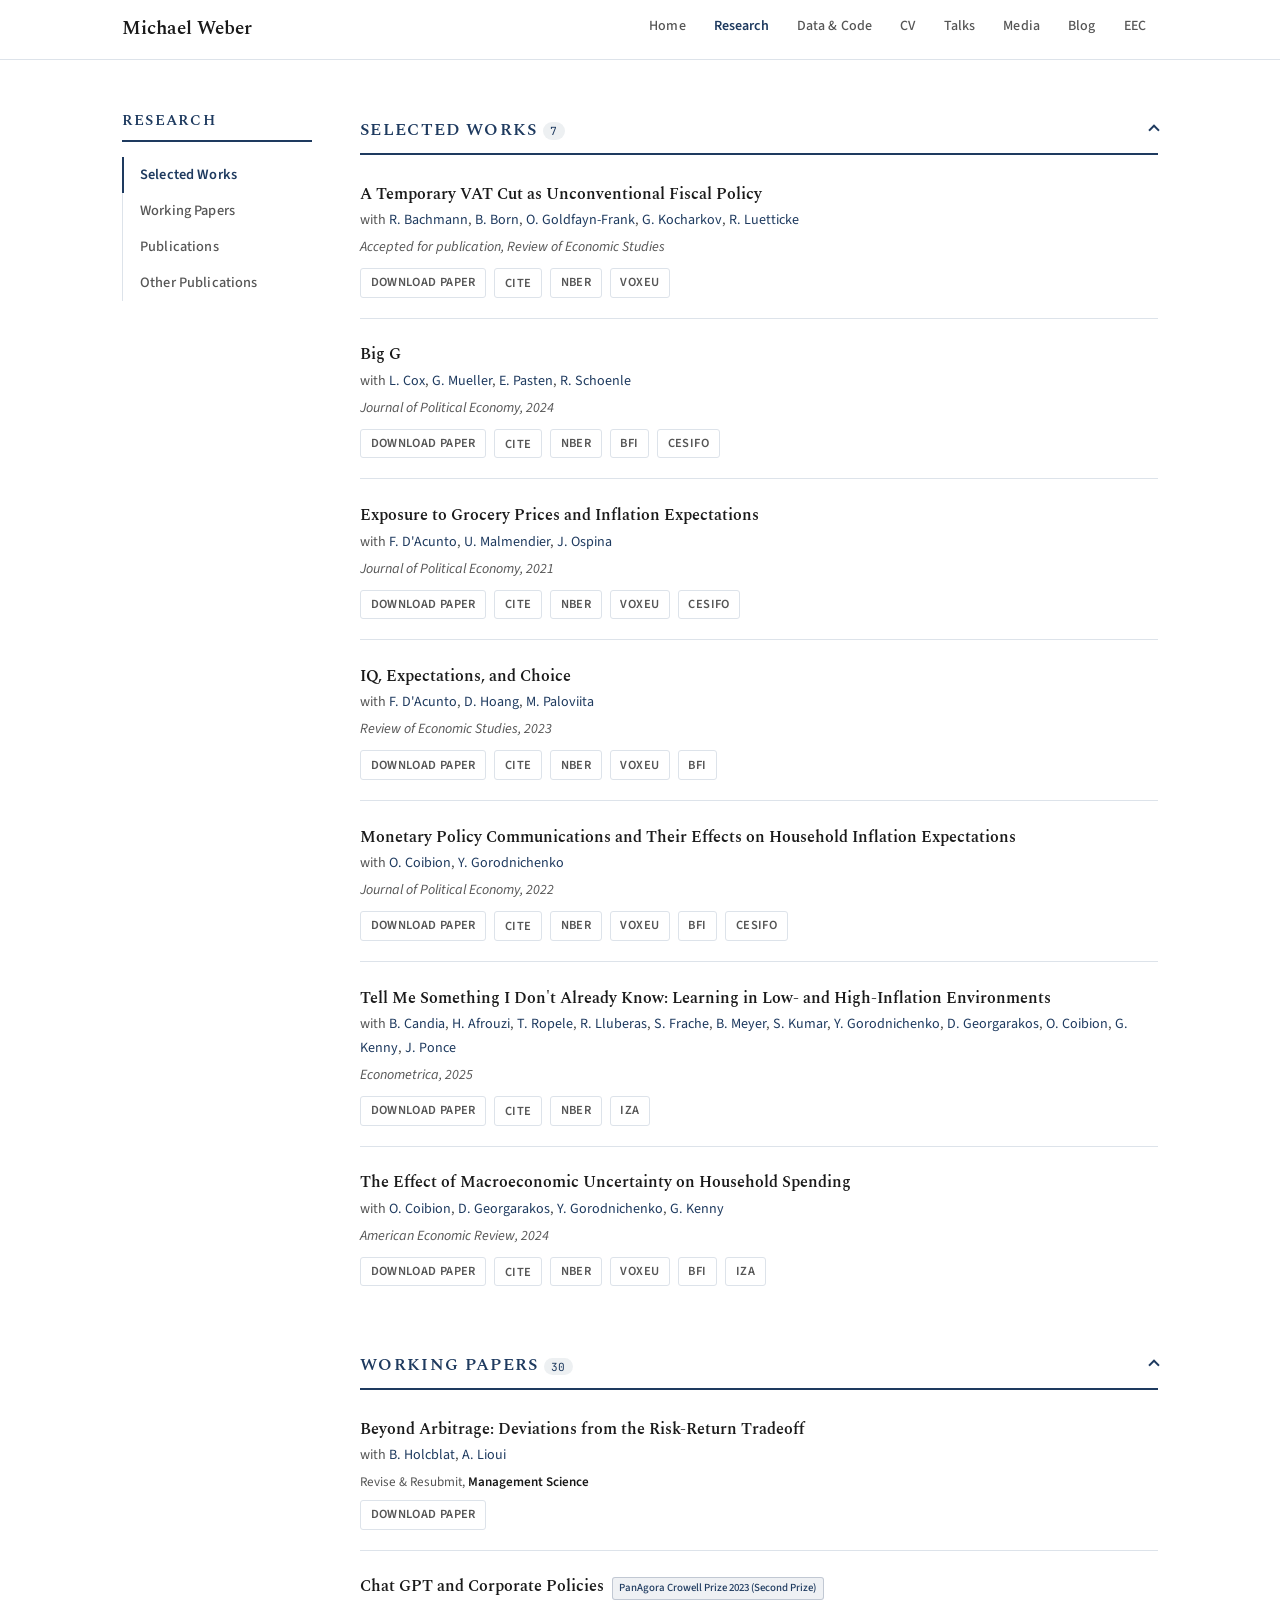
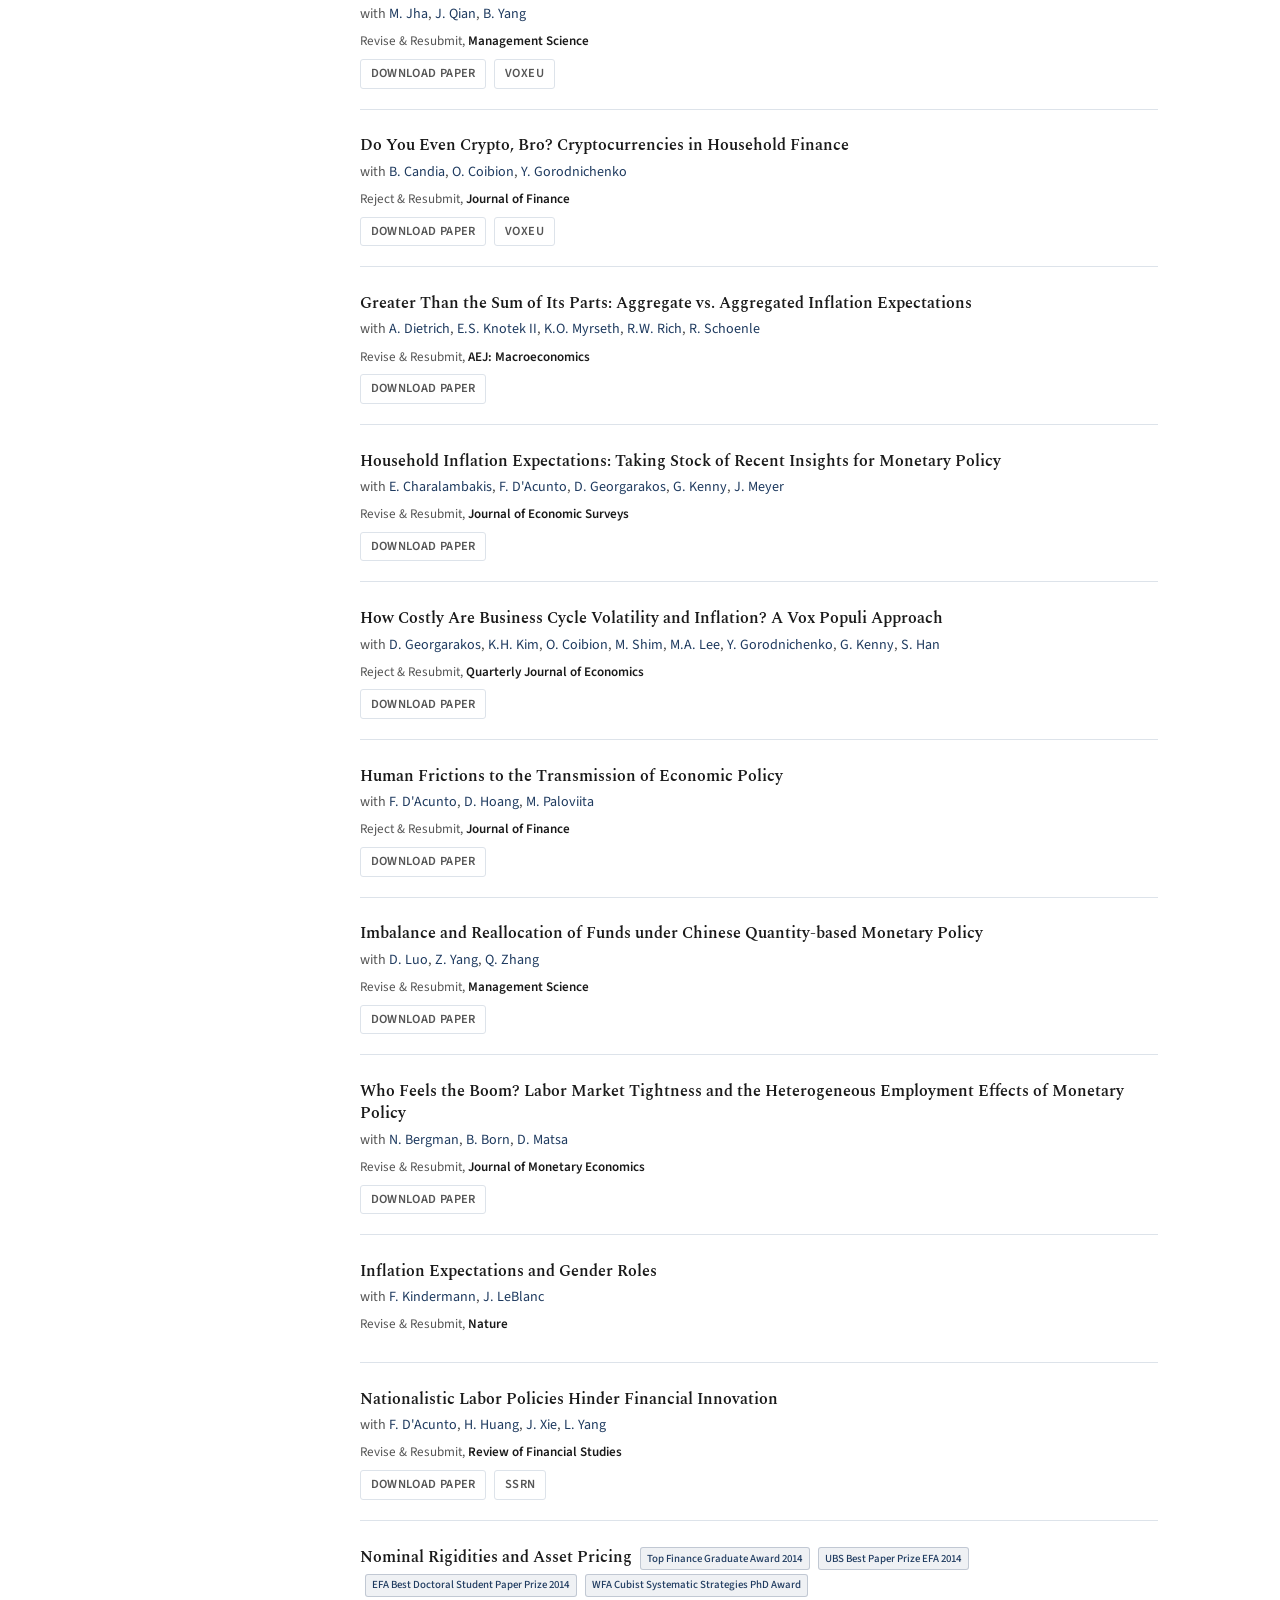
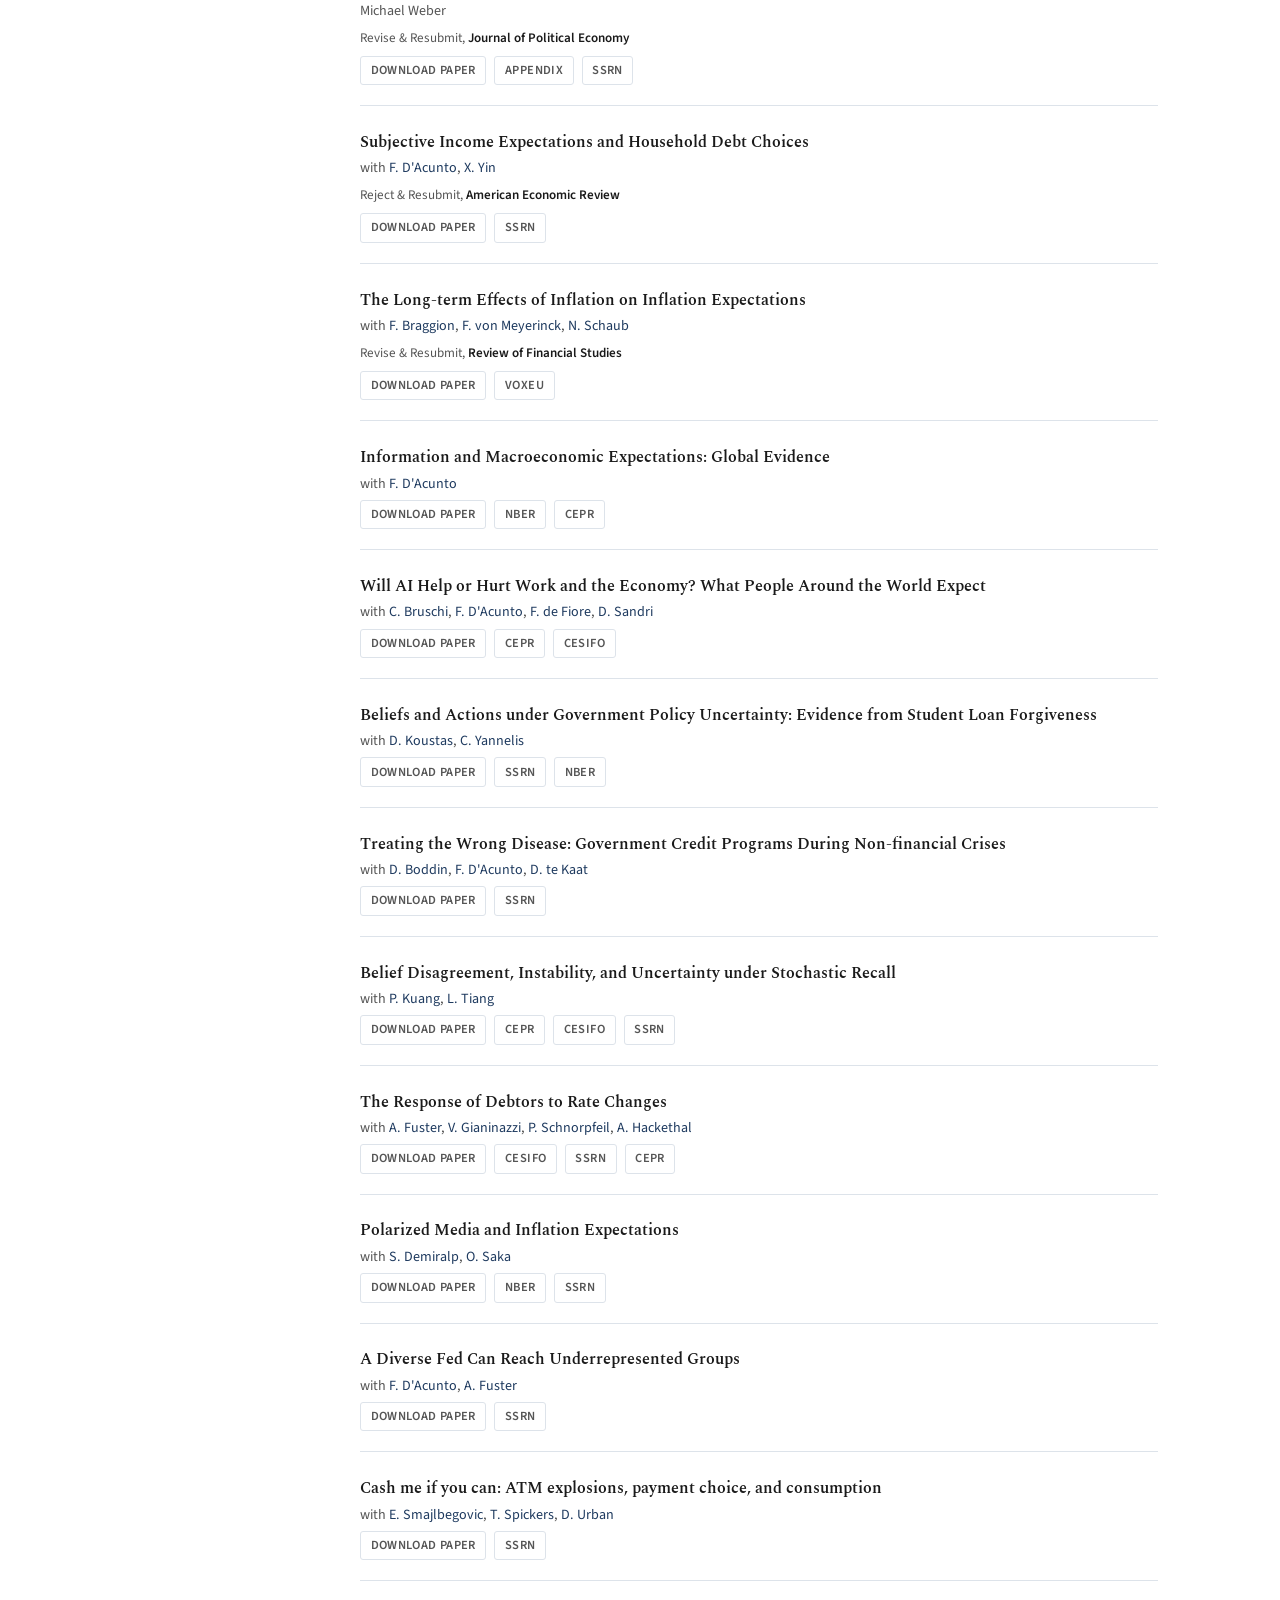
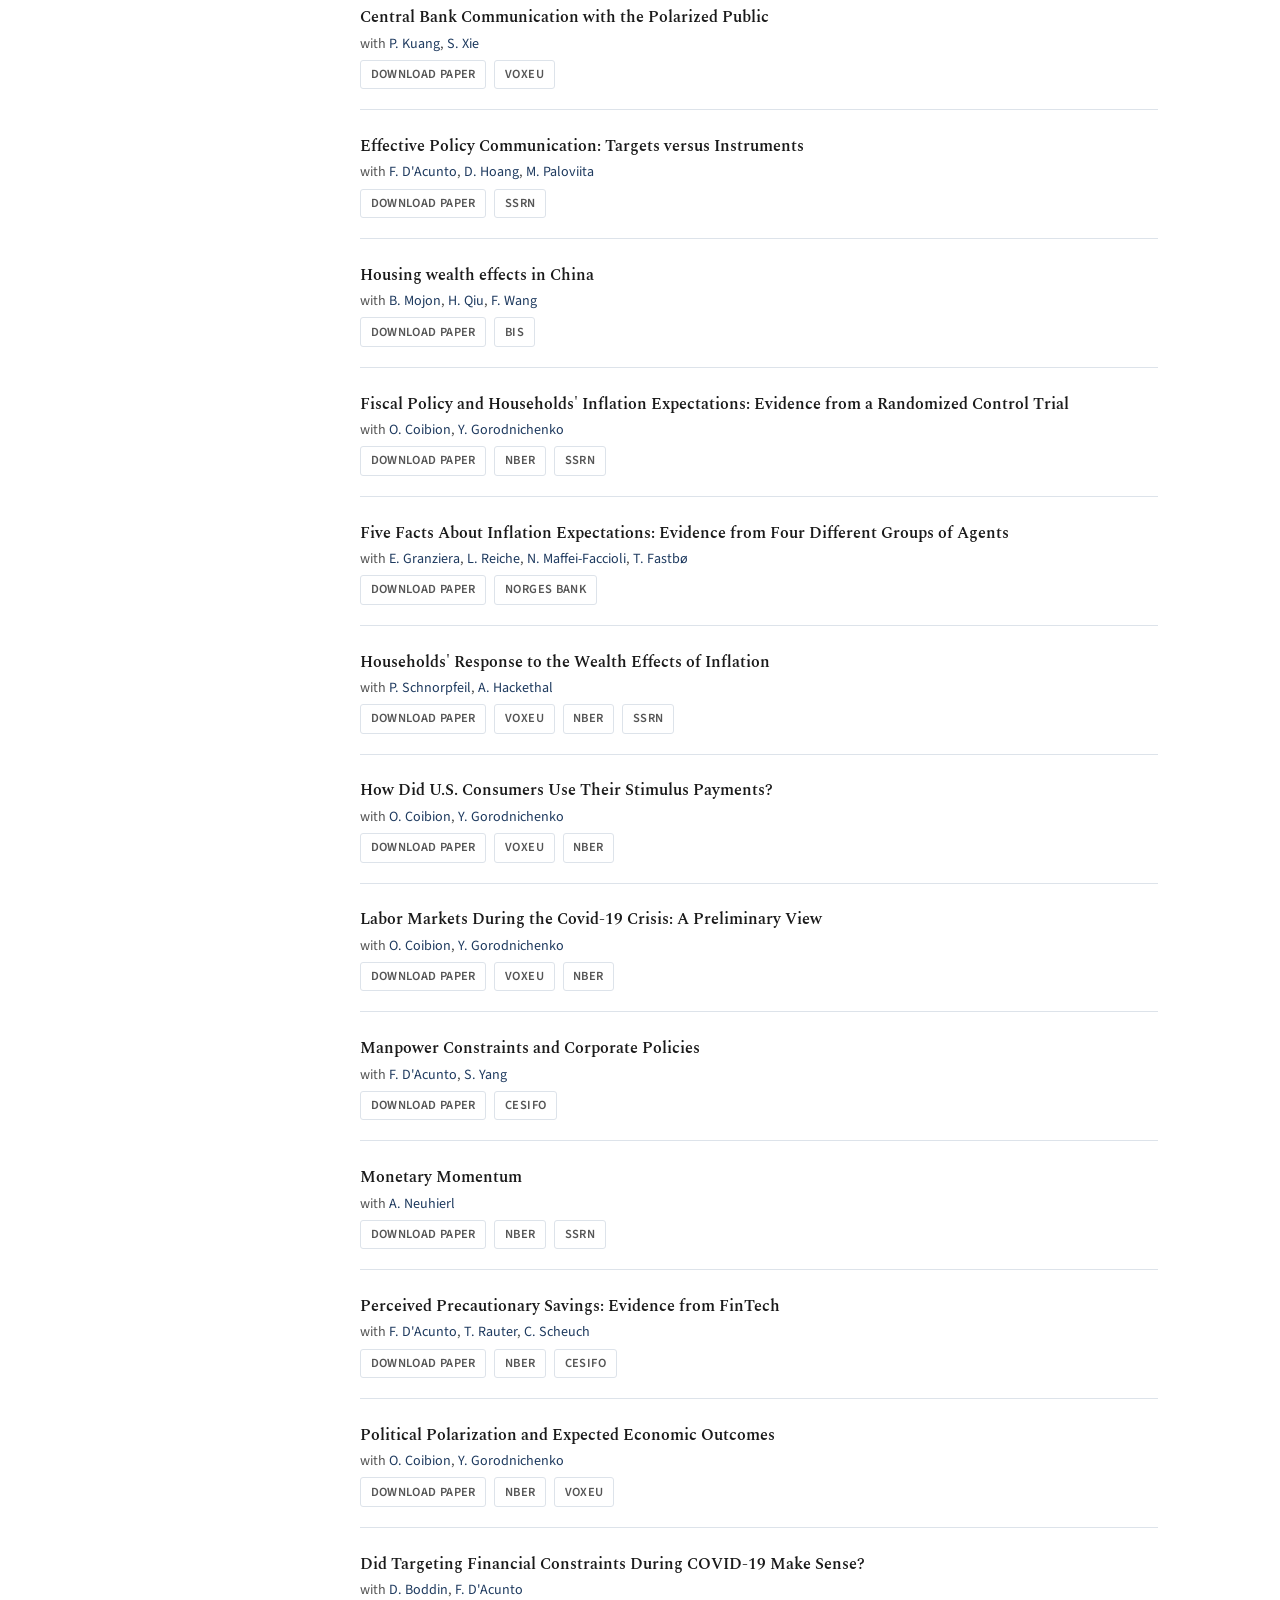
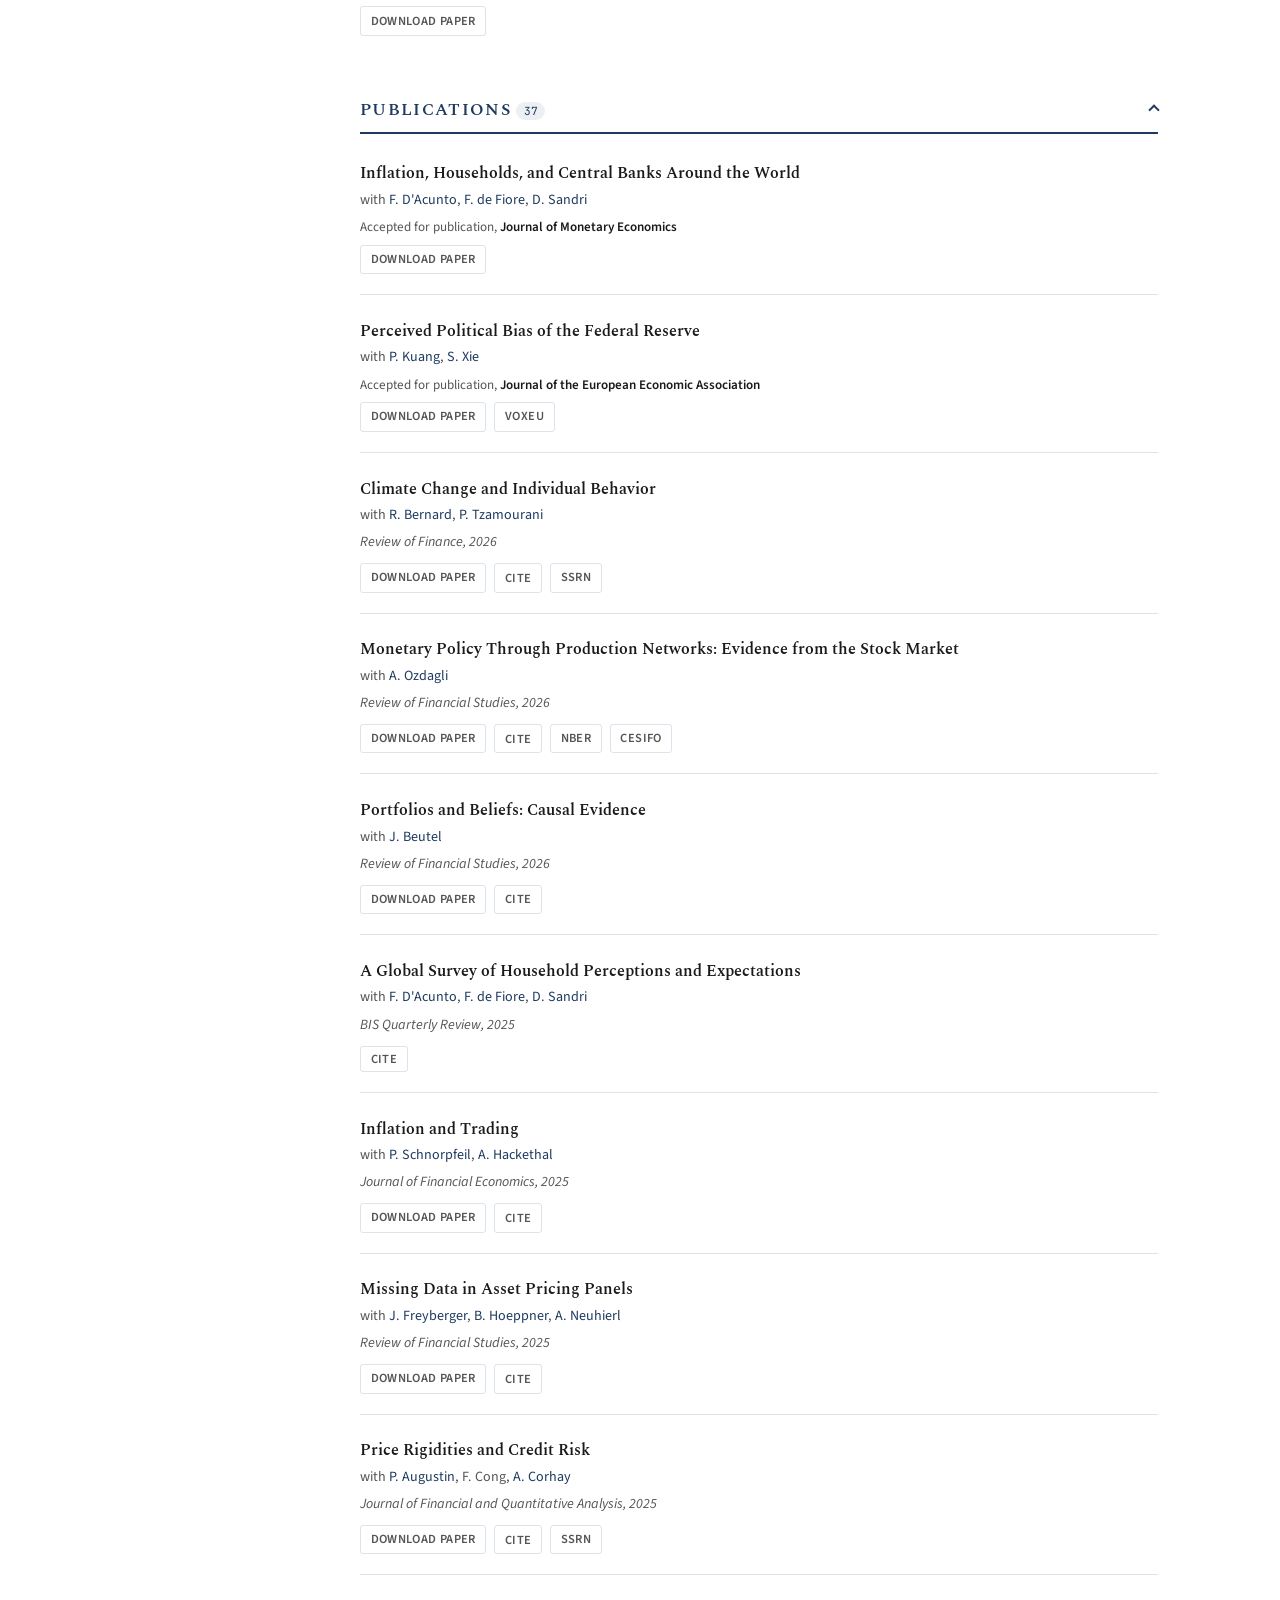
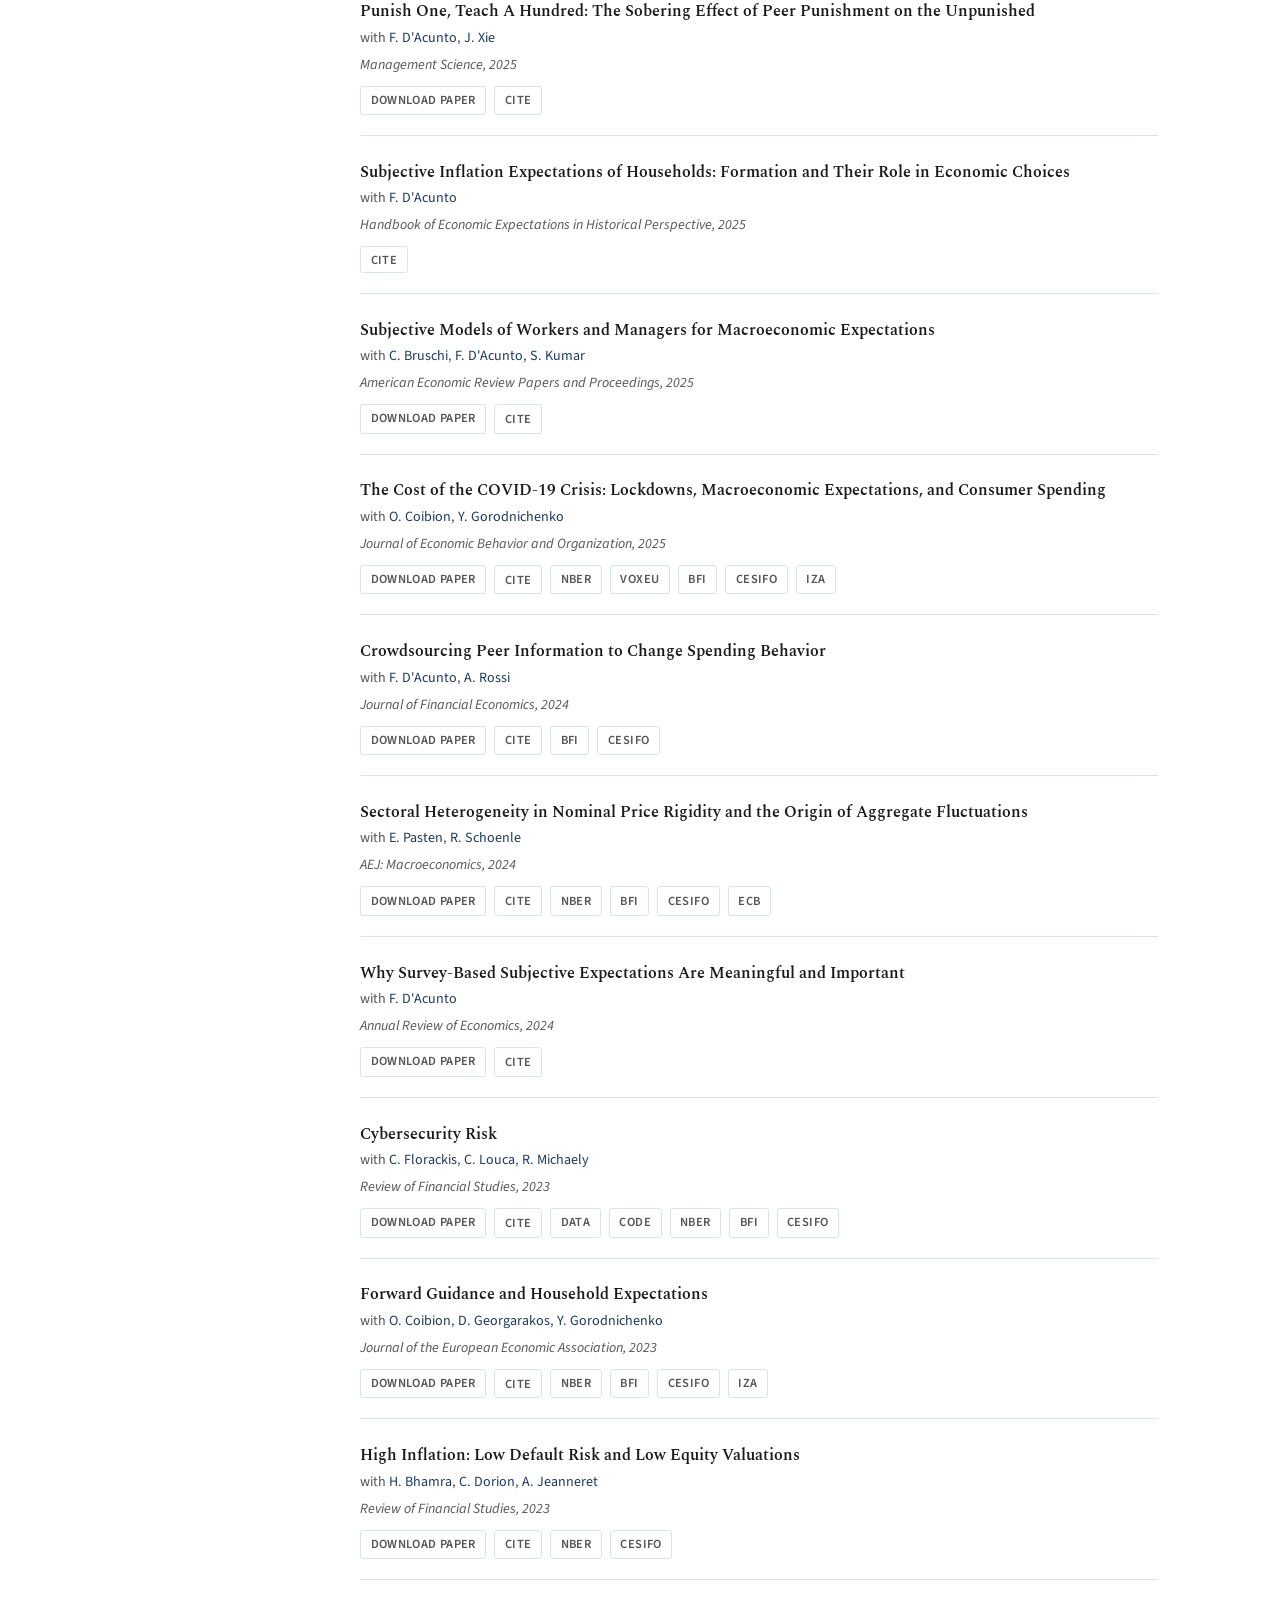
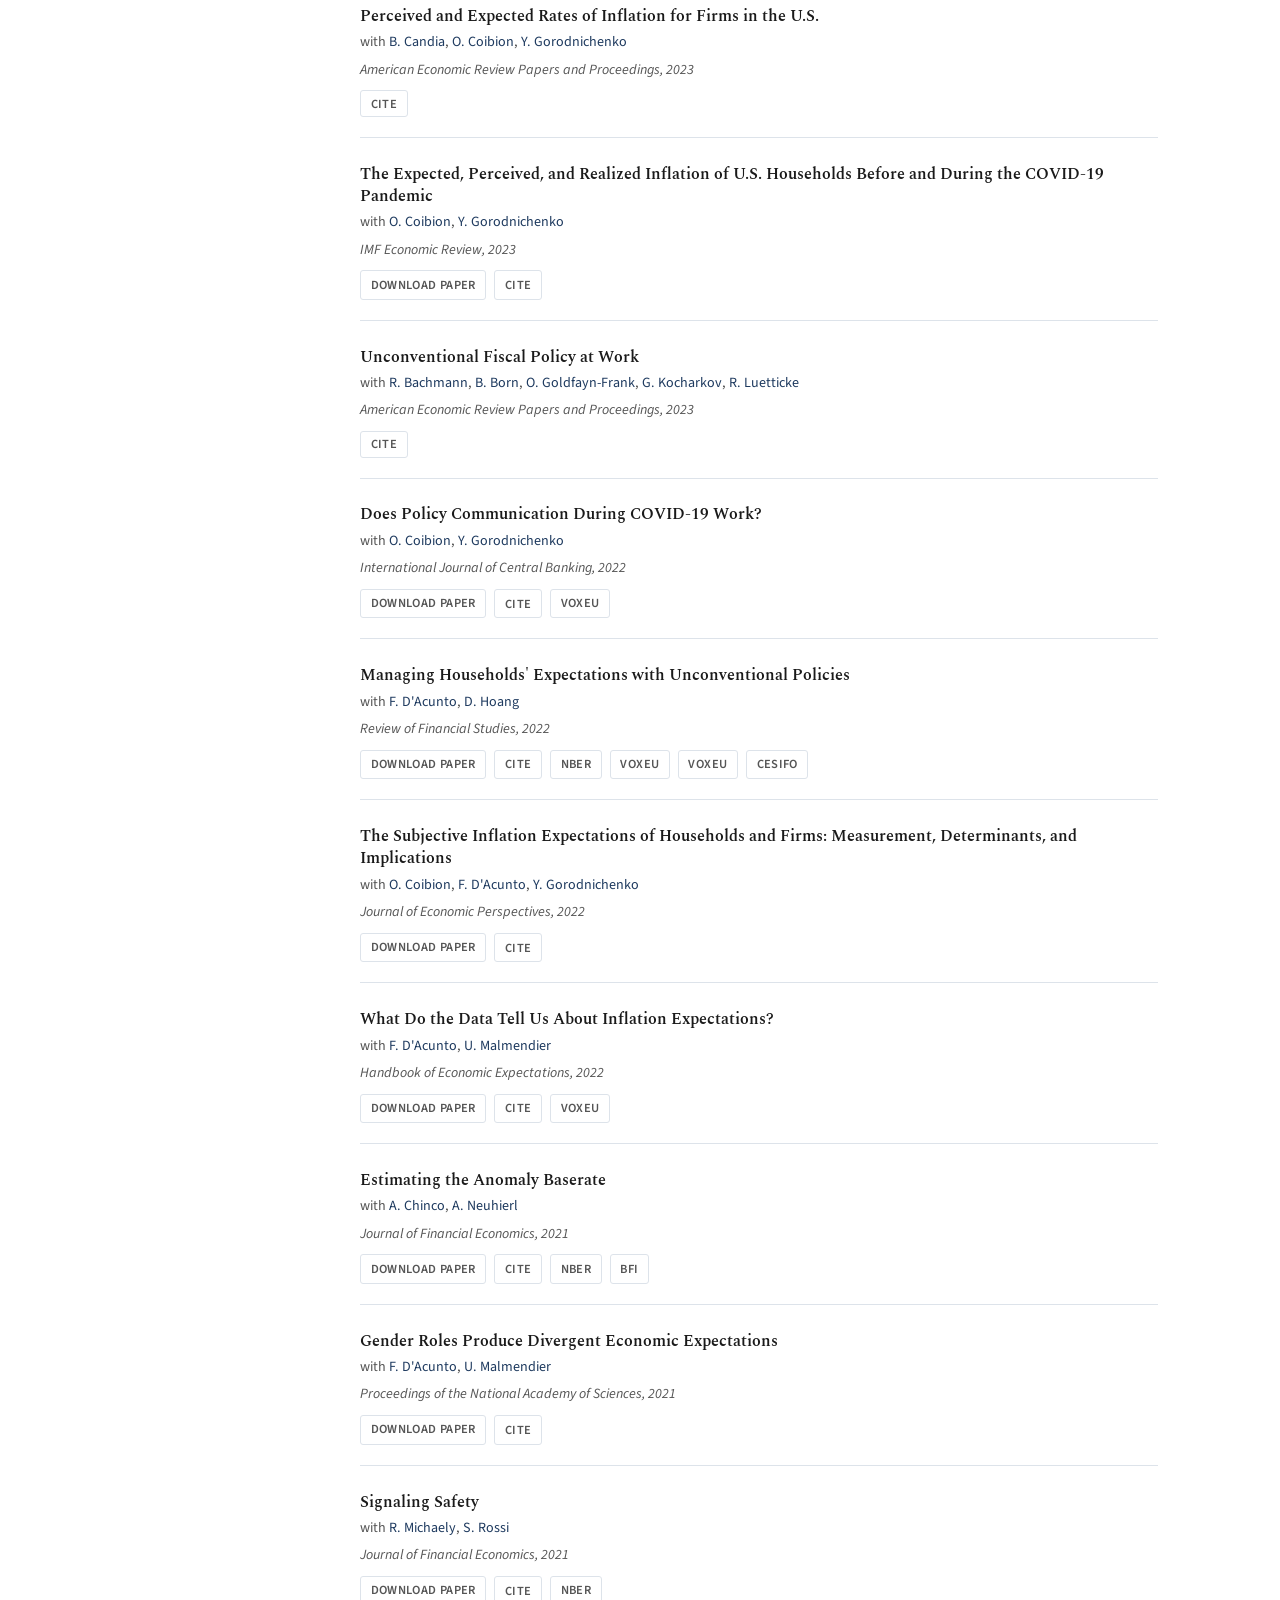
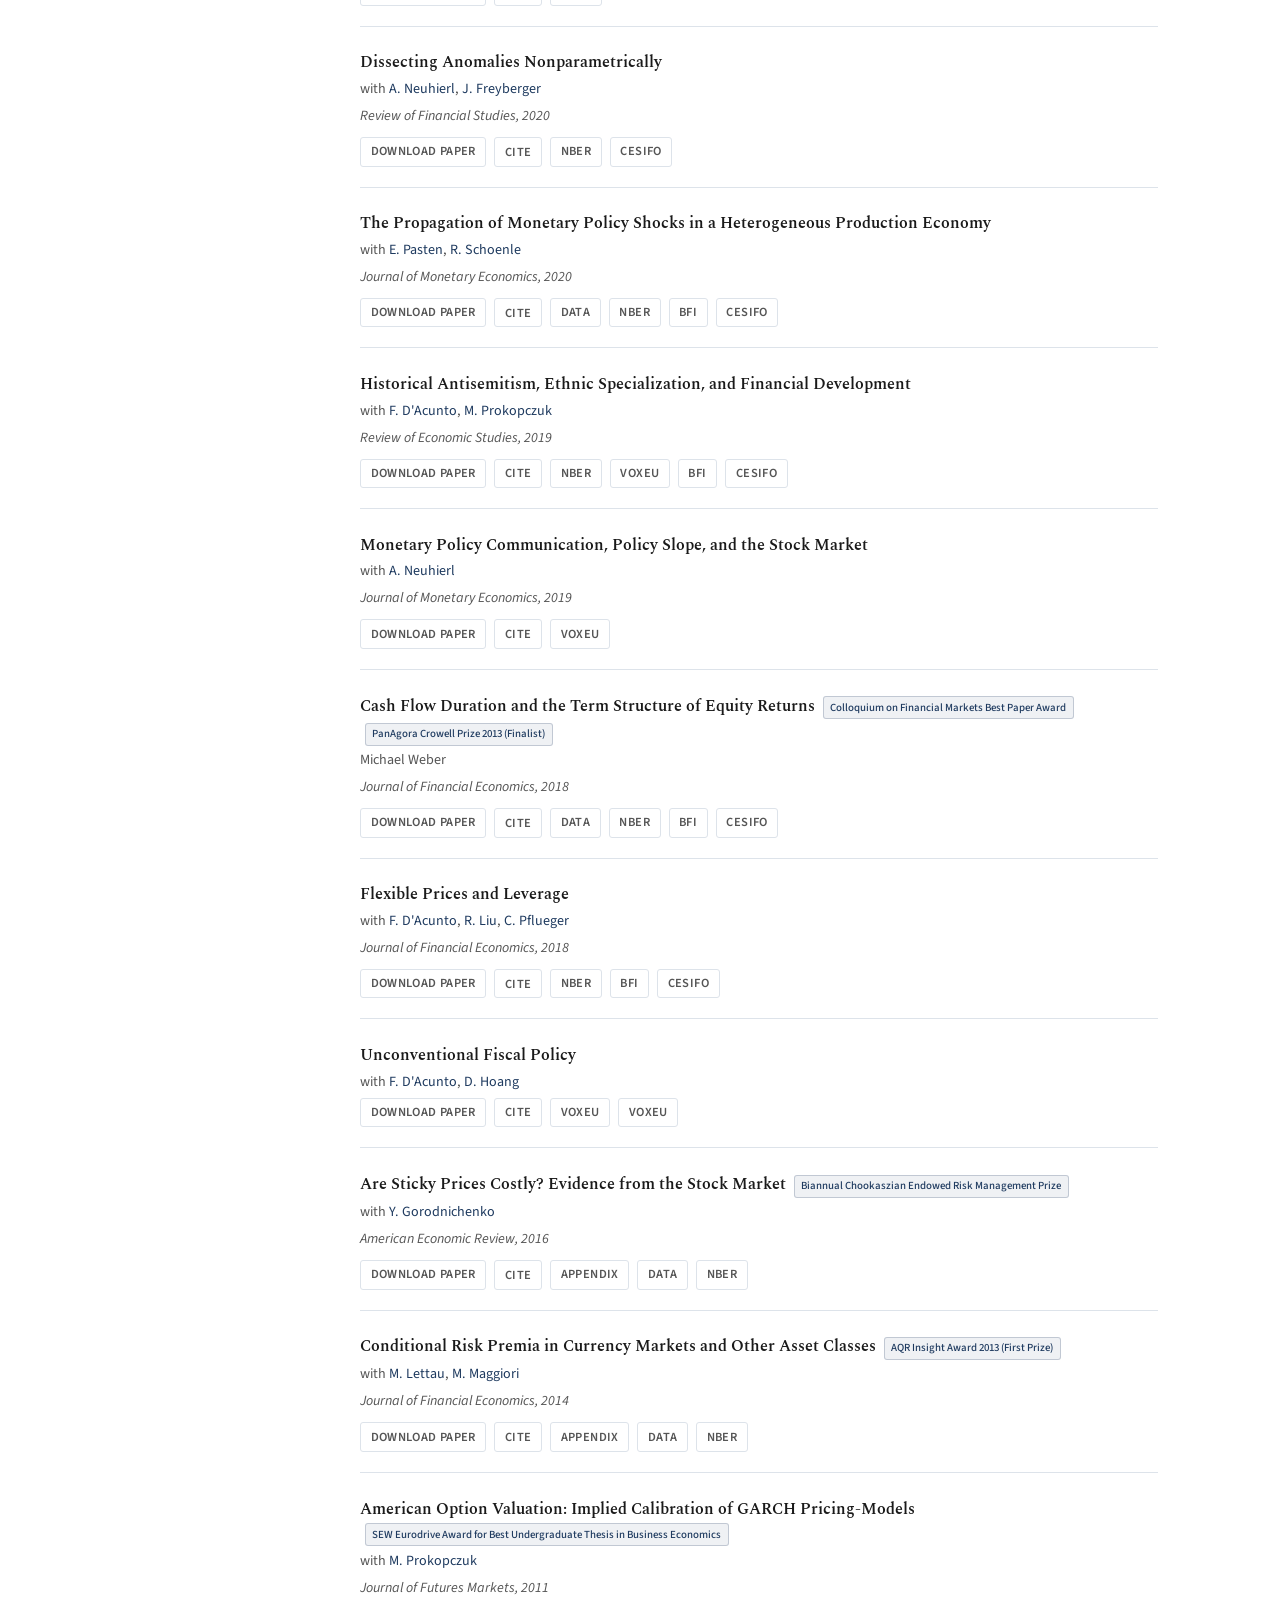
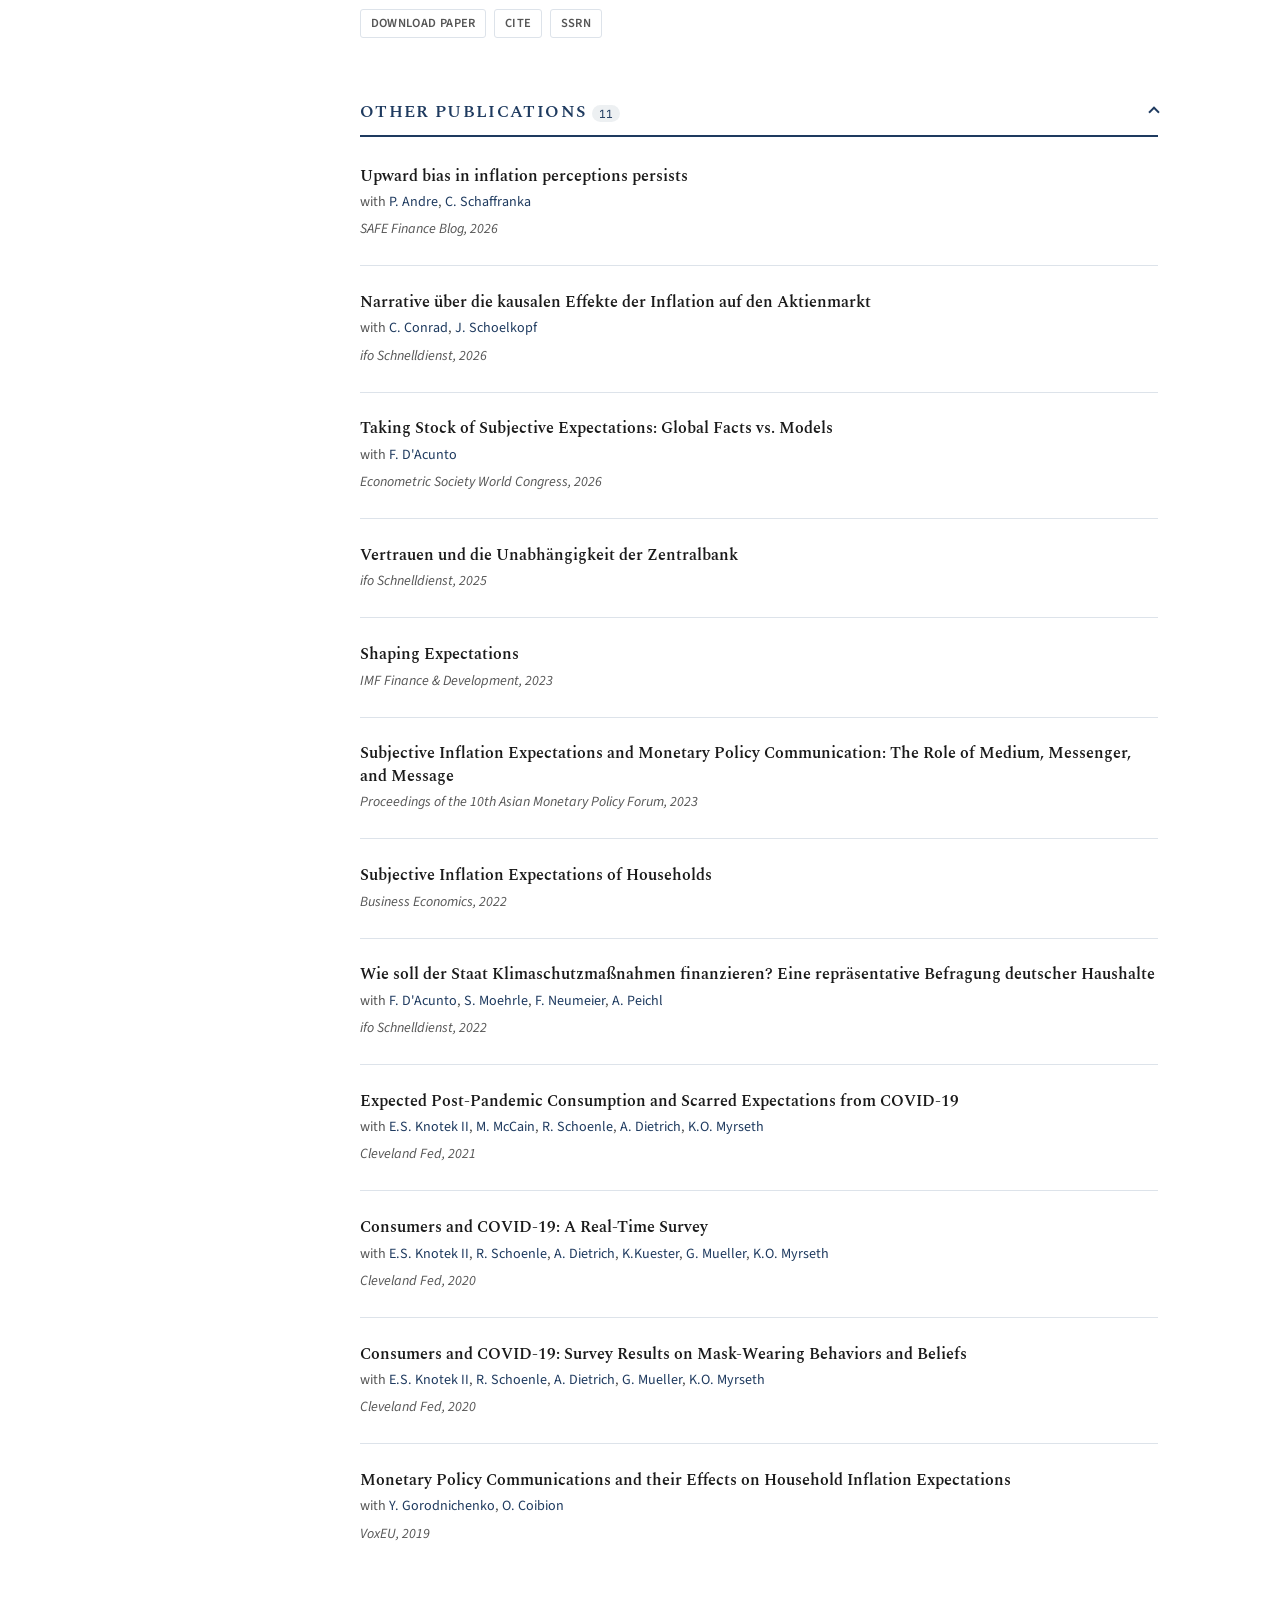
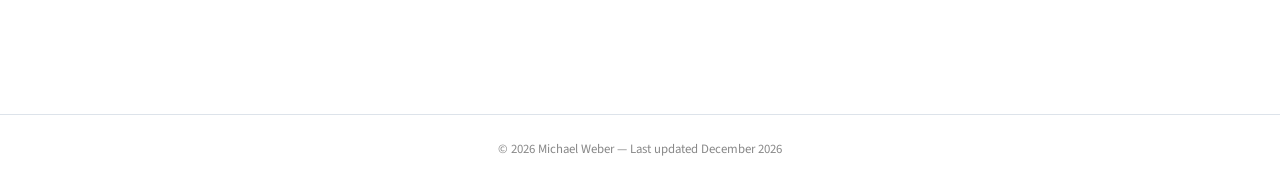
<file: research.html>
<!DOCTYPE html>
<html lang="en">
<head>
  <!-- Google tag (gtag.js) -->
  <script async src="https://www.googletagmanager.com/gtag/js?id=G-BGBCS4K3F3"></script>
  <script>
    window.dataLayer = window.dataLayer || [];
    function gtag(){dataLayer.push(arguments);}
    gtag('js', new Date());
  
    gtag('config', 'G-BGBCS4K3F3');
  </script>
  
  <meta charset="UTF-8">
  <meta name="viewport" content="width=device-width, initial-scale=1.0">
  <meta name="description" content="Research — Michael Weber, Professor of Finance at Purdue University and ESMT Berlin.">
  <title>Research | Michael Weber</title>
  <link rel="preconnect" href="https://fonts.googleapis.com">
  <link rel="preconnect" href="https://fonts.gstatic.com" crossorigin>
  <link href="https://fonts.googleapis.com/css2?family=Source+Sans+3:wght@400;500;600&family=Spectral:ital,wght@0,400;0,600;1,400&family=JetBrains+Mono:wght@400&display=swap" rel="stylesheet">
  <link rel="stylesheet" href="style.css">  
  <link rel="icon" type="image/svg+xml" href="favicon.svg">
  <style>
    :root {
      --color-accent:    #1e3a5f;
      --color-accent-lt: #2563a8;
      --color-surface:   #f6f8fb;
      --color-border:    #dde3ea;
    }
    /* Inline links slightly brighter for contrast */
    .nav-links a { color: var(--color-muted); }
    .nav-links a:hover, .nav-links a.active { color: var(--color-accent); }
    .section-title { color: var(--color-accent); border-bottom-color: var(--color-accent); }
    .sidebar-links a { color: var(--color-muted); }
    .sidebar-links a:hover { color: var(--color-accent); }
    .page-wrapper { grid-template-columns:190px minmax(0,1fr); gap:3rem; }
    .main-content { padding-top:0; min-width:0; }
    .research-side { top:calc(var(--nav-height) + 2rem); }
    .research-side-title { margin-top:0; margin-bottom:.9rem; font-size:.95rem; }
    .research-nav { display:flex; flex-direction:column; border-left:1px solid var(--color-border); }
    .research-nav a { display:block; margin-left:-1px; padding:.5rem 0 .5rem 1rem; border-left:2px solid transparent; color:var(--color-muted); font-size:.9rem; font-weight:500; line-height:1.4; letter-spacing:.01em; text-decoration:none; transition:color .15s,border-color .15s,background .15s; }
    .research-nav a:hover { color:var(--color-accent); background:rgba(30,58,95,.04); text-decoration:none; }
    .research-nav a.is-active { border-left-color:var(--color-accent); color:var(--color-accent); font-weight:600; }
    .research-nav a:focus-visible { outline:2px solid var(--color-accent-lt); outline-offset:-2px; }
    details.section-group { scroll-margin-top:calc(var(--nav-height) + 1.5rem); }
    @media (max-width:700px) {
      .page-wrapper { display:block; padding-top:0; }
      .research-side { display:block; text-align:left; position:sticky; top:var(--nav-height); z-index:20; margin:0 -1.2rem 1.4rem; padding:0 1.2rem; background:var(--color-bg); }
      .research-side-title { display:none; }
      .research-nav { flex-direction:row; gap:0 1.4rem; overflow-x:auto; scrollbar-width:none; border-left:0; border-bottom:1px solid var(--color-border); -webkit-mask-image:linear-gradient(90deg,#000 90%,transparent); mask-image:linear-gradient(90deg,#000 90%,transparent); padding-right:1.5rem; }
      .research-nav::-webkit-scrollbar { display:none; }
      .research-nav a { flex:0 0 auto; margin:0 0 -1px; padding:.8rem 0; border-left:0; border-bottom:2px solid transparent; white-space:nowrap; }
      .research-nav a.is-active { border-bottom-color:var(--color-accent); }
      details.section-group { scroll-margin-top:calc(var(--nav-height) + 3.6rem); }
    }
  </style>
  <script src="bibtex_data.js"></script>
<style>
    details.section-group { border: none; margin-bottom: 2rem; }
    details.section-group > summary.section-summary {
      display: flex; align-items: center; justify-content: space-between;
      padding: 0.5rem 0; cursor: pointer; list-style: none; user-select: none;
      font-family: var(--font-serif); font-size: 1.05rem; font-weight: 600;
      text-transform: uppercase; letter-spacing: 0.08em;
      color: var(--color-accent); border-bottom: 2px solid var(--color-accent);
    }
    details.section-group > summary.section-summary::-webkit-details-marker { display: none; }
    details.section-group > summary.section-summary:hover { color: var(--color-accent-lt); }
    details.section-group > summary.section-summary::after {
      content: ''; display: inline-block; width: 8px; height: 8px;
      border-right: 2px solid var(--color-accent); border-bottom: 2px solid var(--color-accent);
      transform: rotate(45deg); transition: transform 0.2s; flex-shrink: 0;
    }
    details.section-group[open] > summary.section-summary::after { transform: rotate(-135deg); }
    details.section-group > summary.section-summary .paper-count {
      font-family: var(--font-mono); font-size: 0.7rem; letter-spacing: 0;
      background: rgba(30,58,95,0.08); color: var(--color-accent);
      padding: 0.1rem 0.45rem; border-radius: 10px; font-weight: 400;
    }
    details.section-group > .paper-group-content { padding: 0; }
    .highlights-list { display: flex; flex-direction: column; gap: 0; margin-bottom: 0.5rem; }
    .highlight-card {
      border-left: 3px solid var(--color-accent);
      padding: 0.9rem 0 0.9rem 1.1rem;
      border-bottom: 1px solid var(--color-border);
    }
    .highlight-card:last-child { border-bottom: none; }
    .paper-title a { color: var(--color-text); text-decoration: none; font-weight: inherit; }
    .paper-title a:hover { color: var(--color-accent); text-decoration: underline; }
    .paper-title-row { display: flex; flex-wrap: wrap; align-items: baseline; gap: 0.2rem; margin-bottom: 0.2rem; }
    .paper-title-row .paper-title { margin-bottom: 0; }
    .paper-year {
      font-size: 0.78rem; font-family: var(--font-mono); color: var(--color-subtle);
      letter-spacing: 0.02em; margin-left: 0.3rem;
    }
    .award {
      display: inline-block; font-size: 0.68rem; font-weight: 500;
      color: var(--color-accent); background: rgba(30,58,95,0.07);
      border: 1px solid rgba(30,58,95,0.22);
      padding: 0.08rem 0.4rem; border-radius: 3px;
      margin-left: 0.3rem; vertical-align: middle; white-space: nowrap;
    }
    .status { font-size: 0.82rem; color: var(--color-muted); margin-bottom: 0.4rem; }
    .status strong { color: var(--color-text); font-weight: 600; }
    .cite-btn {
      font-size: 0.78rem; font-weight: 600; padding: 0.2rem 0.6rem;
      border: 1px solid var(--color-border); border-radius: 3px;
      color: var(--color-muted); background: transparent; cursor: pointer;
      letter-spacing: 0.03em; text-transform: uppercase; transition: all 0.15s;
      font-family: var(--font-sans);
    }
    .cite-btn:hover { border-color: var(--color-accent); color: var(--color-accent); background: rgba(30,58,95,0.04); }
    #cite-modal {
      display: none; position: fixed; inset: 0; background: rgba(0,0,0,0.45);
      z-index: 2000; align-items: center; justify-content: center;
    }
    #cite-modal.open { display: flex; }
    #cite-modal-inner {
      background: #fff; border-radius: 6px; padding: 1.5rem;
      max-width: 640px; width: 90%; box-shadow: 0 8px 32px rgba(0,0,0,0.18);
    }
    #cite-modal-inner h3 {
      font-family: var(--font-serif); font-size: 1rem; font-weight: 600;
      margin-bottom: 0.75rem; color: var(--color-text);
    }
    #cite-pre {
      font-family: var(--font-mono); font-size: 0.78rem; line-height: 1.6;
      background: var(--color-surface); border: 1px solid var(--color-border);
      border-radius: 4px; padding: 0.9rem 1rem; white-space: pre-wrap;
      word-break: break-word; max-height: 280px; overflow-y: auto;
      color: var(--color-text); margin-bottom: 0.9rem;
    }
    #cite-modal-btns { display: flex; gap: 0.6rem; }
    #cite-copy-btn {
      font-size: 0.82rem; font-weight: 600; padding: 0.35rem 0.9rem;
      background: var(--color-accent); color: #fff; border: none;
      border-radius: 4px; cursor: pointer; font-family: var(--font-sans);
    }
    #cite-copy-btn:hover { background: var(--color-accent-lt); }
    #cite-close-btn {
      font-size: 0.82rem; font-weight: 600; padding: 0.35rem 0.9rem;
      background: transparent; color: var(--color-muted);
      border: 1px solid var(--color-border); border-radius: 4px;
      cursor: pointer; font-family: var(--font-sans);
    }
  </style>
</head>
<body>

  <nav class="site-nav">
    <div class="nav-inner">
    <a href="index.html" class="nav-brand">Michael Weber</a>
        <ul class="nav-links">
      <li><a href="index.html">Home</a></li>
      <li><a href="research.html" class="active">Research</a></li>
      <li><a href="data-code.html">Data &amp; Code</a></li>
      <li><a href="files/cv.pdf" target="_blank">CV</a></li>
      <li><a href="talks.html">Talks</a></li>
      <li><a href="media.html">Media</a></li>
      <li><a href="https://esmt.berlin/knowledge?author=&amp;topics=938&amp;d=research_insights" target="_blank" rel="noopener">Blog</a></li>
      <a href="https://esmt.berlin/faculty-research/centers-institutes-initiatives/european-expectations-center-eec" target="_blank" rel="noopener">EEC</a>
    </ul>
    <button class="nav-hamburger" aria-label="Toggle navigation" onclick="this.closest('nav').querySelector('.nav-links').classList.toggle('open')">
      <svg viewBox="0 0 24 24"><line x1="3" y1="6" x2="21" y2="6"/><line x1="3" y1="12" x2="21" y2="12"/><line x1="3" y1="18" x2="21" y2="18"/></svg>
    </button>
      </div>
  </nav>

  <div id="cite-modal" role="dialog" aria-modal="true">
    <div id="cite-modal-inner">
      <h3>BibTeX Citation</h3>
      <pre id="cite-pre"></pre>
      <div id="cite-modal-btns">
        <button id="cite-copy-btn" onclick="copyCite()">Copy to Clipboard</button>
        <button id="cite-close-btn" onclick="closeCite()">Close</button>
      </div>
    </div>
  </div>

  <div class="page-wrapper">
    <aside class="sidebar research-side">
      <div class="section-title research-side-title">Research</div>
      <nav class="research-nav" aria-label="Research sections">
        <a href="#selected-works">Selected Works</a>
        <a href="#working-papers">Working Papers</a>
        <a href="#publications">Publications</a>
        <a href="#other-publications">Other Publications</a>
      </nav>
    </aside>
    <main class="main-content">

      <!-- ══ SELECTED WORKS ════════════════════════════════════ -->
      <details class="section-group" id="selected-works" open>
        <summary class="section-summary">
          <span class="summary-left">Selected Works <span class="paper-count">7</span></span>
        </summary>
        <div class="paper-group-content">
          <ul class="highlights-list paper-list" style="padding:0.5rem 0 0 0;">
            <li class="paper-item">
              <div class="paper-title">A Temporary VAT Cut as Unconventional Fiscal Policy</div>
              <div class="paper-authors">with <a href="https://sites.nd.edu/rbachman/" target="_blank">R. Bachmann</a>, <a href="https://www.benjaminborn.de/" target="_blank">B. Born</a>, <a href="https://sites.google.com/site/ogoldfayn/home" target="_blank">O. Goldfayn-Frank</a>, <a href="https://georgikocharkov.de/" target="_blank">G. Kocharkov</a>, <a href="https://www.ralphluetticke.com/" target="_blank">R. Luetticke</a></div>
              <div class="paper-venue"><em>Accepted for publication, Review of Economic Studies</em></div>
              <div class="paper-links">
                <a href="papers/Bachmann_EtAl_2026_TemporaryVatCutAsUnconventional_RES.pdf" class="paper-link" target="_blank">Download Paper</a>
                <button class="paper-link cite-btn" onclick="showCite('Weber2026A')">Cite</button>
                <a href="https://www.nber.org/papers/w29442" class="paper-link" target="_blank">NBER</a>
                <a href="https://cepr.org/voxeu/columns/temporary-vat-cut-unconventional-fiscal-policy" class="paper-link" target="_blank">VoxEU</a>
              </div>
            </li>
            <li class="paper-item">
              <div class="paper-title"><a href="https://www.journals.uchicago.edu/doi/abs/10.1086/730426" target="_blank">Big G</a></div>
              <div class="paper-authors">with <a href="https://coxlydia.com/" target="_blank">L. Cox</a>, <a href="https://sites.google.com/site/muellergernot/" target="_blank">G. Mueller</a>, <a href="https://sites.google.com/site/pastenernesto/" target="_blank">E. Pasten</a>, <a href="https://sites.google.com/brandeis.edu/raphaelschoenle" target="_blank">R. Schoenle</a></div>
              <div class="paper-venue"><em>Journal of Political Economy</em>, 2024</div>
              <div class="paper-links">
                <a href="papers/Cox_EtAl_2024_BigG_JPE.pdf" class="paper-link" target="_blank">Download Paper</a>
                <button class="paper-link cite-btn" onclick="showCite('Weber2024Big')">Cite</button>
                <a href="https://www.nber.org/papers/w27034" class="paper-link" target="_blank">NBER</a>
                <a href="https://bfi.uchicago.edu/working-paper/big-g/" class="paper-link" target="_blank">BFI</a>
                <a href="https://www.cesifo.org/en/publikationen/2020/working-paper/big-g" class="paper-link" target="_blank">CESifo</a>
              </div>
            </li>
            <li class="paper-item">
              <div class="paper-title"><a href="https://www.journals.uchicago.edu/doi/10.1086/713192" target="_blank">Exposure to Grocery Prices and Inflation Expectations</a></div>
              <div class="paper-authors">with <a href="http://www.francescodacunto.com/" target="_blank">F. D&#x27;Acunto</a>, <a href="https://eml.berkeley.edu/~ulrike/" target="_blank">U. Malmendier</a>, <a href="https://www.banrep.gov.co/en/corporate-governance/juan-jose-ospina" target="_blank">J. Ospina</a></div>
              <div class="paper-venue"><em>Journal of Political Economy</em>, 2021</div>
              <div class="paper-links">
                <a href="papers/DAcunto_EtAl_2021_ExposureGroceryPricesInflationExpectations_JPE.pdf" class="paper-link" target="_blank">Download Paper</a>
                <button class="paper-link cite-btn" onclick="showCite('Weber2021Exposure')">Cite</button>
                <a href="https://www.nber.org/papers/w26237" class="paper-link" target="_blank">NBER</a>
                <a href="https://cepr.org/voxeu/columns/exposure-frequent-price-changes-shapes-inflation-expectations" class="paper-link" target="_blank">VoxEU</a>
                <a href="https://www.cesifo.org/en/publikationen/2019/working-paper/exposure-daily-price-changes-and-inflation-expectations" class="paper-link" target="_blank">CESifo</a>
              </div>
            </li>
            <li class="paper-item">
              <div class="paper-title"><a href="https://academic.oup.com/restud/article-abstract/90/5/2292/6782973" target="_blank">IQ, Expectations, and Choice</a></div>
              <div class="paper-authors">with <a href="http://www.francescodacunto.com/" target="_blank">F. D&#x27;Acunto</a>, <a href="http://finance.fbv.kit.edu/14_1038.php" target="_blank">D. Hoang</a>, <a href="https://ideas.repec.org/f/ppa314.html" target="_blank">M. Paloviita</a></div>
              <div class="paper-venue"><em>Review of Economic Studies</em>, 2023</div>
              <div class="paper-links">
                <a href="papers/DAcunto_EtAl_2023_IqExpectationsChoice_RES.pdf" class="paper-link" target="_blank">Download Paper</a>
                <button class="paper-link cite-btn" onclick="showCite('Weber2023IQ')">Cite</button>
                <a href="https://www.nber.org/papers/w25496" class="paper-link" target="_blank">NBER</a>
                <a href="https://cepr.org/voxeu/columns/iq-expectations-and-choice" class="paper-link" target="_blank">VoxEU</a>
                <a href="https://bfi.uchicago.edu/working-paper/iq-expectations-and-choice/" class="paper-link" target="_blank">BFI</a>
              </div>
            </li>
            <li class="paper-item">
              <div class="paper-title"><a href="https://www.journals.uchicago.edu/doi/abs/10.1086/718982" target="_blank">Monetary Policy Communications and Their Effects on Household Inflation Expectations</a></div>
              <div class="paper-authors">with <a href="https://sites.google.com/site/ocoibion/" target="_blank">O. Coibion</a>, <a href="https://eml.berkeley.edu/~ygorodni/" target="_blank">Y. Gorodnichenko</a></div>
              <div class="paper-venue"><em>Journal of Political Economy</em>, 2022</div>
              <div class="paper-links">
                <a href="papers/Coibion_Gorodnichenko_Weber_2022_MonetaryPolicyCommunicationsEffectsHousehold_JPE.pdf" class="paper-link" target="_blank">Download Paper</a>
                <button class="paper-link cite-btn" onclick="showCite('Weber2022Monetary')">Cite</button>
                <a href="https://www.nber.org/papers/w25482" class="paper-link" target="_blank">NBER</a>
                <a href="https://cepr.org/voxeu/columns/how-inflation-expectations-affect-households-spending-decisions" class="paper-link" target="_blank">VoxEU</a>
                <a href="https://bfi.uchicago.edu/working-paper/monetary-policy-communications-and-their-effects-on-household-inflation-expectations/" class="paper-link" target="_blank">BFI</a>
                <a href="https://www.cesifo.org/en/publikationen/2019/working-paper/monetary-policy-communications-and-their-effects-household" class="paper-link" target="_blank">CESifo</a>
              </div>
            </li>
            <li class="paper-item">
              <div class="paper-title"><a href="https://onlinelibrary.wiley.com/doi/full/10.3982/ECTA22764" target="_blank">Tell Me Something I Don&#x27;t Already Know: Learning in Low- and High-Inflation Environments</a></div>
              <div class="paper-authors">with <a href="https://www.bernardocandia.com/" target="_blank">B. Candia</a>, <a href="https://afrouzi.com/" target="_blank">H. Afrouzi</a>, <a href="https://ideas.repec.org/f/pro704.html" target="_blank">T. Ropele</a>, <a href="https://facs.ort.edu.uy/investigacion/rodrigo-lluberas" target="_blank">R. Lluberas</a>, <a href="https://www.serafin-frache.com/" target="_blank">S. Frache</a>, <a href="https://www.atlantafed.org/who-we-are/people/research/economists/brent-meyer" target="_blank">B. Meyer</a>, <a href="https://www.satenkumar.com/" target="_blank">S. Kumar</a>, <a href="https://eml.berkeley.edu/~ygorodni/" target="_blank">Y. Gorodnichenko</a>, <a href="https://sites.google.com/view/georgarakos" target="_blank">D. Georgarakos</a>, <a href="https://sites.google.com/site/ocoibion/" target="_blank">O. Coibion</a>, <a href="https://www.ecb.europa.eu/pub/research/authors/profiles/geoff-kenny.en.html" target="_blank">G. Kenny</a>, <a href="https://jorgeponce.wordpress.com/" target="_blank">J. Ponce</a></div>
              <div class="paper-venue"><em>Econometrica</em>, 2025</div>
              <div class="paper-links">
                <a href="papers/Weber_EtAl_2025_TellMeSomethingIDon_Econometrica.pdf" class="paper-link" target="_blank">Download Paper</a>
                <button class="paper-link cite-btn" onclick="showCite('Weber2025Tell')">Cite</button>
                <a href="https://www.nber.org/papers/w31485" class="paper-link" target="_blank">NBER</a>
                <a href="https://www.iza.org/publications/dp/16305/tell-me-something-i-dont-already-know-learning-in-low-and-high-inflation-settings" class="paper-link" target="_blank">IZA</a>
              </div>
            </li>
            <li class="paper-item">
              <div class="paper-title"><a href="https://www.aeaweb.org/articles?id=10.1257/aer.20221167" target="_blank">The Effect of Macroeconomic Uncertainty on Household Spending</a></div>
              <div class="paper-authors">with <a href="https://sites.google.com/site/ocoibion/" target="_blank">O. Coibion</a>, <a href="https://sites.google.com/view/georgarakos" target="_blank">D. Georgarakos</a>, <a href="https://eml.berkeley.edu/~ygorodni/" target="_blank">Y. Gorodnichenko</a>, <a href="https://www.ecb.europa.eu/pub/research/authors/profiles/geoff-kenny.en.html" target="_blank">G. Kenny</a></div>
              <div class="paper-venue"><em>American Economic Review</em>, 2024</div>
              <div class="paper-links">
                <a href="papers/Coibion_EtAl_2024_EffectMacroeconomicUncertaintyHouseholdSpending_AER.pdf" class="paper-link" target="_blank">Download Paper</a>
                <button class="paper-link cite-btn" onclick="showCite('Weber2024The')">Cite</button>
                <a href="https://www.nber.org/papers/w28625" class="paper-link" target="_blank">NBER</a>
                <a href="https://cepr.org/voxeu/columns/effect-macroeconomic-uncertainty-household-spending" class="paper-link" target="_blank">VoxEU</a>
                <a href="https://bfi.uchicago.edu/working-paper/the-effect-of-macroeconomic-uncertainty-on-household-spending/" class="paper-link" target="_blank">BFI</a>
                <a href="https://www.iza.org/publications/dp/14213/the-effect-of-macroeconomic-uncertainty-on-household-spending" class="paper-link" target="_blank">IZA</a>
              </div>
            </li>
          </ul>
        </div>
      </details>

      <!-- ══ WORKING PAPERS ════════════════════════════════════ -->
      <details class="section-group" id="working-papers" open>
        <summary class="section-summary">
          <span class="summary-left">Working Papers <span class="paper-count">30</span></span>
        </summary>
        <div class="paper-group-content">
          <ul class="paper-list" style="padding:0.5rem 0 0 0;">
              <li class="paper-item">
                <div class="paper-title">Beyond Arbitrage: Deviations from the Risk-Return Tradeoff</div>
                <div class="paper-authors"> with <a href="https://sites.google.com/site/benjaminholcblat" target="_blank">B. Holcblat</a>, <a href="https://abrahamlioui.com/" target="_blank">A. Lioui</a></div>
                <div class="status">Revise &amp; Resubmit, <strong>Management Science</strong></div>
                <div class="paper-links">
                  <a href="papers/Holcblat_Lioui_Weber_BeyondArbitrage_WP.pdf" class="paper-link" target="_blank">Download Paper</a>
                </div>
              </li>
              <li class="paper-item">
                <div class="paper-title-row"><div class="paper-title">Chat GPT and Corporate Policies</div> <span class="award">PanAgora Crowell Prize 2023 (Second Prize)</span></div>
                <div class="paper-authors">with <a href="https://mjha91.github.io/index.html" target="_blank">M. Jha</a>, <a href="https://www.jialinqian.com/" target="_blank">J. Qian</a>, <a href="https://sites.google.com/view/baozhongyang" target="_blank">B. Yang</a></div>
                <div class="status">Revise &amp; Resubmit, <strong>Management Science</strong></div>
                <div class="paper-links">
                  <a href="papers/Jha_EtAl_ChatGptCorporatePolicies_WP.pdf" class="paper-link" target="_blank">Download Paper</a>
                  <a href="https://cepr.org/voxeu/columns/chatgpt-and-corporate-policies" class="paper-link" target="_blank">VoxEU</a>
                </div>
              </li>
              <li class="paper-item">
                <div class="paper-title">Do You Even Crypto, Bro? Cryptocurrencies in Household Finance</div>
                <div class="paper-authors">with <a href="https://www.bernardocandia.com/" target="_blank">B. Candia</a>, <a href="https://sites.google.com/site/ocoibion/" target="_blank">O. Coibion</a>, <a href="https://eml.berkeley.edu/~ygorodni/" target="_blank">Y. Gorodnichenko</a> </div>
                <div class="status">Reject &amp; Resubmit, <strong>Journal of Finance</strong></div>
                <div class="paper-links">
                  <a href="papers/Weber_EtAl_YouEvenCryptoBroCryptocurrencies_WP.pdf" class="paper-link" target="_blank">Download Paper</a>
                  <a href="https://cepr.org/multimedia/coin-we-trust" class="paper-link" target="_blank">VoxEU</a>
                </div>
              </li>
              <li class="paper-item">
                <div class="paper-title">Greater Than the Sum of Its Parts: Aggregate vs. Aggregated Inflation Expectations</div>
                <div class="paper-authors">with <a href="https://sites.google.com/view/alexanderdietrich/" target="_blank">A. Dietrich</a>, <a href="https://www.clevelandfed.org/people/profiles/k/knotek-edward-s-ii" target="_blank">E.S. Knotek II</a>, <a href="https://sites.google.com/site/kmyrseth2/Myrseth" target="_blank">K.O. Myrseth</a>, <a href="https://www.clevelandfed.org/people/profiles/r/rich-robert-w" target="_blank">R.W. Rich</a>, <a href="https://sites.google.com/brandeis.edu/raphaelschoenle" target="_blank">R. Schoenle</a> </div>
                <div class="status">Revise &amp; Resubmit, <strong>AEJ: Macroeconomics</strong></div>
                <div class="paper-links">
                  <a href="papers/Dietrich_EtAl_GreaterThanSumParts_WP.pdf" class="paper-link" target="_blank">Download Paper</a>
                </div>
              </li>
              <li class="paper-item">
                <div class="paper-title">Household Inflation Expectations: Taking Stock of Recent Insights for Monetary Policy</div>
                <div class="paper-authors">with <a href="https://www.bankofgreece.gr/en/publications-and-research/research/researcher-profile?researcher=52bb4d9d-18e5-4ade-ad23-91495a311b0e" target="_blank">E. Charalambakis</a>, <a href="http://www.francescodacunto.com/" target="_blank">F. D&#x27;Acunto</a>, <a href="https://sites.google.com/view/georgarakos" target="_blank">D. Georgarakos</a>, <a href="https://www.ecb.europa.eu/pub/research/authors/profiles/geoff-kenny.en.html" target="_blank">G. Kenny</a>, <a href="https://www.ecb.europa.eu/pub/research/authors/profiles/justus-meyer.en.html" target="_blank">J. Meyer</a> </div>
                <div class="status">Revise &amp; Resubmit, <strong>Journal of Economic Surveys</strong></div>
                <div class="paper-links">
                  <a href="papers/DAcunto_EtAl_HouseholdInflationExpectations_WP.pdf" class="paper-link" target="_blank">Download Paper</a>
                </div>
              </li>
              <li class="paper-item">
                <div class="paper-title">How Costly Are Business Cycle Volatility and Inflation? A Vox Populi Approach</div>
                <div class="paper-authors">with <a href="https://sites.google.com/view/georgarakos" target="_blank">D. Georgarakos</a>, <a href="https://sites.google.com/yonsei.ac.kr/kwanghwankim" target="_blank">K.H. Kim</a>, <a href="https://sites.google.com/site/ocoibion/" target="_blank">O. Coibion</a>, <a href="https://sites.google.com/view/myungkyushim" target="_blank"> M. Shim</a>, <a href="https://sites.google.com/view/mhandrewlee" target="_blank"> M.A. Lee</a>, <a href="https://eml.berkeley.edu/~ygorodni/" target="_blank">Y. Gorodnichenko</a>, <a href="https://www.ecb.europa.eu/pub/research/authors/profiles/geoff-kenny.en.html" target="_blank">G. Kenny</a>, <a href="https://sites.google.com/view/seowoohan" target="_blank">S. Han</a> </div>
                <div class="status">Reject &amp; Resubmit, <strong>Quarterly Journal of Economics</strong></div>
                <div class="paper-links">
                  <a href="papers/Georgarakos_EtAl_CostlyBusinessCycleVolatilityInflation_WP.pdf" class="paper-link" target="_blank">Download Paper</a>
                </div>
              </li>
              <li class="paper-item">
                <div class="paper-title">Human Frictions to the Transmission of Economic Policy</div>
                <div class="paper-authors">with <a href="http://www.francescodacunto.com/" target="_blank">F. D&#x27;Acunto</a>, <a href="http://finance.fbv.kit.edu/14_1038.php" target="_blank">D. Hoang</a>, <a href="https://ideas.repec.org/f/ppa314.html" target="_blank">M. Paloviita</a> </div>
                <div class="status">Reject &amp; Resubmit, <strong>Journal of Finance</strong></div>
                <div class="paper-links">
                  <a href="papers/DAcunto_EtAl_HumanFrictionstotheTransmissionofEconomic Policy_WP.pdf" class="paper-link" target="_blank">Download Paper</a>
                </div>
              </li>
              <li class="paper-item">
                <div class="paper-title">Imbalance and Reallocation of Funds under Chinese Quantity-based Monetary Policy</div>
                <div class="paper-authors">with <a href="https://www.danluo.net/" target="_blank">D. Luo</a>, <a href="https://www.sem.tsinghua.edu.cn/en/info/1216/7286.htm" target="_blank">Z. Yang</a>, <a href="https://acem.sjtu.edu.cn/en/faculty/zhangqi.html" target="_blank">Q. Zhang</a> </div>
                <div class="status">Revise &amp; Resubmit, <strong>Management Science</strong></div>
                <div class="paper-links">
                  <a href="papers/LuoWeberYangZhang_Imbalance_and_Reallocation_WP.pdf" class="paper-link" target="_blank">Download Paper</a>
                </div>
                </li>
              <li class="paper-item">
                <div class="paper-title">Who Feels the Boom? Labor Market Tightness and the Heterogeneous Employment Effects of Monetary Policy</div>
                <div class="paper-authors">with <a href="https://people.socsci.tau.ac.il/mu/nittaibergman/" target="_blank">N. Bergman</a>, <a href="https://www.benjaminborn.de/" target="_blank">B. Born</a>, <a href="https://www.kellogg.northwestern.edu/faculty/matsa/htm/date.htm" target="_blank">D. Matsa</a> </div>
                <div class="status">Revise &amp; Resubmit, <strong>Journal of Monetary Economics</strong></div>
                <div class="paper-links">
                  <a href="papers/Bergman_EtAl_WhoFeelstheBoom_WP.pdf.pdf" class="paper-link" target="_blank">Download Paper</a>
                </div>
                </li>
              <li class="paper-item">
                <div class="paper-title">Inflation Expectations and Gender Roles</div>
                <div class="paper-authors">with <a href="https://www.fabian-kindermann.de/" target="_blank">F. Kindermann</a>, <a href="https://sites.google.com/view/julialeblanc" target="_blank">J. LeBlanc</a> </div>
                <div class="status">Revise &amp; Resubmit, <strong>Nature</strong></div>
                </li>
              <li class="paper-item">
                <div class="paper-title">Nationalistic Labor Policies Hinder Financial Innovation</div>
                <div class="paper-authors">with <a href="http://www.francescodacunto.com/" target="_blank">F. D&#x27;Acunto</a>, <a href="https://research.tilburguniversity.edu/en/persons/hengyi-huang/" target="_blank">H. Huang</a>, <a href="https://english.phbs.pku.edu.cn/info/3812/43942.htm" target="_blank">J. Xie</a>, <a href="https://www.rhsmith.umd.edu/directory/liu-yang" target="_blank">L. Yang</a> </div>
                <div class="status">Revise &amp; Resubmit, <strong>Review of Financial Studies</strong></div>
                <div class="paper-links">
                  <a href="papers/Nationalistic_Labor_Policies_Hinder_Financial_Innovation.pdf" class="paper-link" target="_blank">Download Paper</a>
                  <a href="https://papers.ssrn.com/sol3/papers.cfm?abstract_id=4823463" class="paper-link" target="_blank">SSRN</a>

                </div>
                </li>
              <li class="paper-item">
                <div class="paper-title-row"><div class="paper-title">Nominal Rigidities and Asset Pricing</div> <span class="award">Top Finance Graduate Award 2014</span><span class="award">UBS Best Paper Prize EFA 2014</span><span class="award">EFA Best Doctoral Student Paper Prize 2014</span><span class="award">WFA Cubist Systematic Strategies PhD Award</span></div>
                <div class="paper-authors">Michael Weber </div>
                <div class="status">Revise &amp; Resubmit, <strong>Journal of Political Economy</strong></div>
                <div class="paper-links">
                  <a href="papers/Weber_NominalRigiditiesAssetPricing_WP.pdf" class="paper-link" target="_blank">Download Paper</a>
                  <a href="appendix/appendix_Weber_NominalRigiditiesAssetPricing_WP.pdf" class="paper-link" target="_blank">Appendix</a>
                  <a href="http://papers.ssrn.com/sol3/papers.cfm?abstract_id=2478500" class="paper-link" target="_blank">SSRN</a>
                </div>
              </li>
              <li class="paper-item">
                <div class="paper-title">Subjective Income Expectations and Household Debt Choices</div>
                <div class="paper-authors">with <a href="http://www.francescodacunto.com/" target="_blank">F. D&#x27;Acunto</a>, <a href="https://www.y-xiao.com/" target="_blank">X. Yin</a></div>
                <div class="status">Reject &amp; Resubmit, <strong>American Economic Review</strong></div>
                <div class="paper-links">
                  <a href="papers/DAcunto_Weber_Yin_SubjectiveIncomeExpectationsHouseholdDebt_WP.pdf" class="paper-link" target="_blank">Download Paper</a>
                  <a href="https://papers.ssrn.com/sol3/papers.cfm?abstract_id=4901736" class="paper-link" target="_blank">SSRN</a>
                </div>
              </li>
              <li class="paper-item">
                <div class="paper-title">The Long-term Effects of Inflation on Inflation Expectations</div>
                <div class="paper-authors">with <a href="https://sites.google.com/site/braggionresearch" target="_blank">F. Braggion</a>, <a href="https://sites.google.com/view/felixvonmeyerinck" target="_blank">F. von Meyerinck</a>, <a href="https://scholar.google.com/citations?user=qCWLJacAAAAJ&hl=en" target="_blank">N. Schaub</a></div>
                <div class="status">Revise &amp; Resubmit, <strong>Review of Financial Studies</strong></div>
                <div class="paper-links">
                  <a href="papers/Braggion_EtAl_Long-termEffectsInflationInflationExpectations_WP.pdf" class="paper-link" target="_blank">Download Paper</a>
                  <a href="https://cepr.org/voxeu/columns/long-term-scarring-effects-high-inflation-inflation-expectations" class="paper-link" target="_blank">VoxEU</a>
                </div>
              </li>
             <li class="paper-item">
                <div class="paper-title">Information and Macroeconomic Expectations: Global Evidence</div>
                <div class="paper-authors">with <a href="http://www.francescodacunto.com/" target="_blank">F. D&#x27;Acunto</a></div>
                <div class="paper-links">
                  <a href="papers/DAcunto_Weber_Information_Macroeconomic_Expectations_Gobal_WP.pdf" class="paper-link" target="_blank">Download Paper</a>
                  <a href="https://www.nber.org/papers/w35511" class="paper-link" target="_blank">NBER</a>
                  <a href="https://cepr.org/publications/dp21764" class="paper-link" target="_blank">CEPR</a>
                </div>
              </li>
             <li class="paper-item">
                <div class="paper-title">Will AI Help or Hurt Work and the Economy? What People Around the World Expect</div>
                <div class="paper-authors">with <a href="https://sites.google.com/view/claudiabruschi" target="_blank">C. Bruschi</a>, <a href="http://www.francescodacunto.com/" target="_blank">F. D&#x27;Acunto</a>, <a href="https://fiorelladefiore.jimdofree.com/" target="_blank">F. de Fiore</a>, <a href="https://sites.google.com/site/damianosandri" target="_blank">D. Sandri</a></div>
                <div class="paper-links">
                  <a href="papers/Expectations_about_AI_across_countries_WP.pdf" class="paper-link" target="_blank">Download Paper</a>
                  <a href="https://cepr.org/publications/dp21994" class="paper-link" target="_blank">CEPR</a>
                  <a href="https://www.ifo.de/en/cesifo/publications/2026/working-paper/will-ai-help-or-hurt-work-and-economy-what-people-around-world" class="paper-link" target="_blank">CESifo</a>
                </div>
             </li>
            <li class="paper-item">
                <div class="paper-title">Beliefs and Actions under Government Policy Uncertainty: Evidence from Student Loan Forgiveness</div>
                <div class="paper-authors">with <a href="https://www.dmitrikoustas.com/" target="_blank">D. Koustas</a>, <a href="https://www.yannelis.com/" target="_blank">C. Yannelis</a></div>
                <div class="paper-links">
                  <a href="papers/Koustas_Weber_Yannelis_Government_Policy_Uncertainty_WP.pdf" class="paper-link" target="_blank">Download Paper</a>
                  <a href="https://papers.ssrn.com/sol3/papers.cfm?abstract_id=6954401" class="paper-link" target="_blank">SSRN</a>
                  <a href="https://www.nber.org/papers/w35319" class="paper-link" target="_blank">NBER</a>
                </div>
             </li>
            <li class="paper-item">
                <div class="paper-title">Treating the Wrong Disease: Government Credit Programs During Non-financial Crises </div>
                <div class="paper-authors">with <a href="https://www.bundesbank.de/en/bundesbank/research/rdsc/about-the-rdsc/dr-dominik-boddin-798814" target="_blank">D. Boddin</a>, <a href="http://www.francescodacunto.com/" target="_blank">F. D&#x27;Acunto</a>, <a href="https://sites.google.com/site/danieltekaat/home" target="_blank">D. te Kaat</a></div>
                <div class="paper-links">
                  <a href="papers/Boddin_DAcunto_teKaat_Weber_Credit_Programs_Crisis_WP.pdf" class="paper-link" target="_blank">Download Paper</a>
                  <a href="https://papers.ssrn.com/sol3/papers.cfm?abstract_id=7402018" class="paper-link" target="_blank">SSRN</a>
                </div>
              </li>
             <li class="paper-item">
                <div class="paper-title">Belief Disagreement, Instability, and Uncertainty under Stochastic Recall</div>
                <div class="paper-authors">with <a href="https://sites.google.com/site/peikuang2011" target="_blank">P. Kuang</a>, <a href="https://litangmacro.github.io/" target="_blank">L. Tiang</a> </div>
                <div class="paper-links">
                  <a href="papers/Belief_Disagreement_Instability_and_Uncertainty_under_Stochastic_Recall_WP.pdf" class="paper-link" target="_blank">Download Paper</a>
                  <a href="https://cepr.org/publications/dp21766" class="paper-link" target="_blank">CEPR</a>
                  <a href="https://www.ifo.de/en/cesifo/publications/2026/working-paper/belief-disagreement-instability-and-uncertainty-under-stochastic" class="paper-link" target="_blank">CESifo</a>
                  <a href="https://papers.ssrn.com/sol3/papers.cfm?abstract_id=6468802" class="paper-link" target="_blank">SSRN</a>
                </div>
               </li>
            <li class="paper-item">
                <div class="paper-title">The Response of Debtors to Rate Changes</div>
                <div class="paper-authors">with <a href="https://www.andreasfuster.com/" target="_blank">A. Fuster</a>, <a href="https://www.virginiagianinazzi.com/" target="_blank">V. Gianinazzi</a>, <a href="https://www.philipschnorpfeil.de/" target="_blank">P. Schnorpfeil</a>, <a href="https://www.old.wiwi.uni-frankfurt.de/en/departments/finance/lehrstuhl/prof-dr-andreas-hackethal/team/prof-dr-hackethal.html" target="_blank">A. Hackethal</a></div>
                <div class="paper-links">
                  <a href="papers/FGHSW_Debtors_Response_to_Rate_Changes.pdf" class="paper-link" target="_blank">Download Paper</a>
                  <a href="https://www.ifo.de/en/cesifo/publications/2026/working-paper/polarized-media-and-inflation-expectations" class="paper-link" target="_blank">CESifo</a>
                  <a href="https://papers.ssrn.com/sol3/papers.cfm?abstract_id=7204219" class="paper-link" target="_blank">SSRN</a>
                  <a href="https://cepr.org/publications/dp21747" class="paper-link" target="_blank">CEPR</a>
                </div>
              </li>
            <li class="paper-item">
                <div class="paper-title">Polarized Media and Inflation Expectations</div>
                <div class="paper-authors">with <a href="https://selvademiralp.com/" target="_blank">S. Demiralp</a>, <a href="https://sites.google.com/site/orkunsaka/" target="_blank">O. Saka</a></div>
                <div class="paper-links">
                  <a href="papers/Demiralp_Saka_Weber_Polarized_Media_Inflation_Expectations_WP.pdf" class="paper-link" target="_blank">Download Paper</a>
                  <a href="https://www.nber.org/papers/w34752" class="paper-link" target="_blank">NBER</a>
                  <a href="https://papers.ssrn.com/sol3/papers.cfm?abstract_id=5344559" class="paper-link" target="_blank">SSRN</a>
                </div>
              </li>
            <li class="paper-item">
                <div class="paper-title">A Diverse Fed Can Reach Underrepresented Groups</div>
                <div class="paper-authors">with <a href="http://www.francescodacunto.com/" target="_blank">F. D&#x27;Acunto</a>, <a href="https://sites.google.com/site/andreasfuster/Home" target="_blank">A. Fuster</a> </div>
                <div class="paper-links">
                  <a href="papers/DAcunto_Fuster_Weber_DiverseFedCanReachUnderrepresented_WP.pdf" class="paper-link" target="_blank">Download Paper</a>
                  <a href="https://papers.ssrn.com/sol3/papers.cfm?abstract_id=3901975" class="paper-link" target="_blank">SSRN</a>
                </div>
              </li>
              <li class="paper-item">
                <div class="paper-title">Cash me if you can: ATM explosions, payment choice, and consumption</div>
                <div class="paper-authors">with <a href="https://sites.google.com/site/esmajlbe/" target="_blank">E. Smajlbegovic</a>, <a href="https://sites.google.com/view/theresa-spickers" target="_blank">T. Spickers</a>, <a href="https://sites.google.com/view/danielurban" target="_blank">D. Urban</a></div>
                <div class="paper-links">
                  <a href="papers/Smajlbegovic_EtAl_CashmeifyouCan_WP.pdf" class="paper-link" target="_blank">Download Paper</a>
                  <a href="https://papers.ssrn.com/sol3/papers.cfm?abstract_id=5229533" class="paper-link" target="_blank">SSRN</a>
                </div>
              </li>
              <li class="paper-item">
                <div class="paper-title">Central Bank Communication with the Polarized Public</div>
                <div class="paper-authors">with <a href="https://sites.google.com/site/peikuang2011" target="_blank">P. Kuang</a>, <a href="https://shihanxie.github.io/" target="_blank">S. Xie</a> </div>
                <div class="paper-links">
                  <a href="papers/Kuang_Weber_Xie_CentralBankCommunicationwiththePolarizedPublic_WP.pdf" class="paper-link" target="_blank">Download Paper</a>
                  <a href="https://cepr.org/voxeu/columns/central-bank-communication-polarised-world" class="paper-link" target="_blank">VoxEU</a>
                </div>
              </li>
              <li class="paper-item">
                <div class="paper-title">Effective Policy Communication: Targets versus Instruments</div>
                <div class="paper-authors">with <a href="http://www.francescodacunto.com/" target="_blank">F. D&#x27;Acunto</a>, <a href="http://finance.fbv.kit.edu/14_1038.php" target="_blank">D. Hoang</a>, <a href="https://ideas.repec.org/f/ppa314.html" target="_blank">M. Paloviita</a> </div>
                <div class="paper-links">
                  <a href="papers/DAcunto_EtAl_EffectivePolicyCommunication_WP.pdf" class="paper-link" target="_blank">Download Paper</a>
                  <a href="https://papers.ssrn.com/sol3/papers.cfm?abstract_id=3764722" class="paper-link" target="_blank">SSRN</a>
                </div>
              </li>
             <li class="paper-item">
                <div class="paper-title">Housing wealth effects in China</div>
                <div class="paper-authors">with <a href="https://www.bis.org/author/benoit-mojon" target="_blank">B. Mojon</a>, <a href="https://www.bis.org/author/han-qiu" target="_blank">H. Qiu</a>, <a href="https://www.bis.org/author/fang-wang" target="_blank">F. Wang</a> </div>
                <div class="paper-links">
                  <a href="papers/working-paper-1319-housing-wealth-effects-china.pdf" class="paper-link" target="_blank">Download Paper</a>
                  <a href="https://www.bis.org/publications/working-paper-1319-housing-wealth-effects-china" class="paper-link" target="_blank">BIS</a>
                </div>
              </li>
              <li class="paper-item">
                <div class="paper-title">Fiscal Policy and Households&#x27; Inflation Expectations: Evidence from a Randomized Control Trial</div>
                <div class="paper-authors">with <a href="https://sites.google.com/site/ocoibion/" target="_blank">O. Coibion</a>, <a href="https://eml.berkeley.edu/~ygorodni/" target="_blank">Y. Gorodnichenko</a> </div>
                <div class="paper-links">
                  <a href="papers/Coibion_Gorodnichenko_Weber_FiscalPolicyHouseholdsInflationExpectations_WP.pdf" class="paper-link" target="_blank">Download Paper</a>
                  <a href="https://www.nber.org/papers/w28485" class="paper-link" target="_blank">NBER</a>
                  <a href="https://papers.ssrn.com/sol3/papers.cfm?abstract_id=3790682" class="paper-link" target="_blank">SSRN</a>
                </div>
              </li>
              <li class="paper-item">
                <div class="paper-title">Five Facts About Inflation Expectations: Evidence from Four Different Groups of Agents</div>
                <div class="paper-authors">with <a href="https://sites.google.com/site/eleonoragranziera/" target="_blank">E. Granziera</a>, <a href="https://lovisareiche.com/" target="_blank">L. Reiche</a>, <a href="https://sites.google.com/view/nmfmics" target="_blank">N. Maffei-Faccioli</a>, <a href="https://www.norges-bank.no/en/topics/Research/economists/fastbo-tuva-marie/" target="_blank">T. Fastbø</a></div>
                <div class="paper-links">
                  <a href="papers/GRMFWF_Five_Facts_Inflation_Expectations.pdf" class="paper-link" target="_blank">Download Paper</a>
                  <a href="https://www.norges-bank.no/en/news-events/publications/Working-Papers/2025/wp-7/" class="paper-link" target="_blank">Norges Bank</a>
                </div>  
              </li>  
              <li class="paper-item">
                <div class="paper-title">Households&#x27; Response to the Wealth Effects of Inflation</div>
                <div class="paper-authors">with <a href="https://www.philipschnorpfeil.de/" target="_blank">P. Schnorpfeil</a>, <a href="https://www.old.wiwi.uni-frankfurt.de/en/departments/finance/lehrstuhl/prof-dr-andreas-hackethal/team/prof-dr-hackethal.html" target="_blank">A. Hackethal</a> </div>
                <div class="paper-links">
                  <a href="papers/Schnorpfeil_Hackethal_Weber_HouseholdsResponseWealthEffectsInflation_WP.pdf" class="paper-link" target="_blank">Download Paper</a>
                  <a href="https://cepr.org/voxeu/columns/households-response-wealth-effects-inflation" class="paper-link" target="_blank">VoxEU</a>
                  <a href="https://www.nber.org/papers/w31672" class="paper-link" target="_blank">NBER</a>
                  <a href="https://papers.ssrn.com/sol3/papers.cfm?abstract_id=5062995" class="paper-link" target="_blank">SSRN</a>
                </div>
              </li>
              <li class="paper-item">
                <div class="paper-title">How Did U.S. Consumers Use Their Stimulus Payments?</div>
                <div class="paper-authors">with <a href="https://sites.google.com/site/ocoibion/" target="_blank">O. Coibion</a>, <a href="https://eml.berkeley.edu/~ygorodni/" target="_blank">Y. Gorodnichenko</a> </div>
                <div class="paper-links">
                  <a href="papers/Coibion_Gorodnichenko_Weber_USConsumersUseStimulus_WP.pdf" class="paper-link" target="_blank">Download Paper</a>
                  <a href="https://cepr.org/voxeu/columns/how-us-consumers-used-their-stimulus-payments" class="paper-link" target="_blank">VoxEU</a>
                  <a href="https://www.nber.org/papers/w27693" class="paper-link" target="_blank">NBER</a>
                </div>
              </li>  
              <li class="paper-item">
                <div class="paper-title">Labor Markets During the Covid-19 Crisis: A Preliminary View</div>
                <div class="paper-authors">with <a href="https://sites.google.com/site/ocoibion/" target="_blank">O. Coibion</a>, <a href="https://eml.berkeley.edu/~ygorodni/" target="_blank">Y. Gorodnichenko</a> </div>
                <div class="paper-links">
                  <a href="papers/Coibion_Gorodnichenko_Weber_LaborMarketsDuringCovid-19Crisis_WP.pdf" class="paper-link" target="_blank">Download Paper</a>
                  <a href="https://cepr.org/voxeu/columns/labour-markets-during-covid-19-crisis-preliminary-view" class="paper-link" target="_blank">VoxEU</a>
                  <a href="https://www.nber.org/papers/w27017" class="paper-link" target="_blank">NBER</a>
                </div>
              </li>
              <li class="paper-item">
                <div class="paper-title">Manpower Constraints and Corporate Policies</div>
                <div class="paper-authors">with <a href="http://www.francescodacunto.com/" target="_blank">F. D&#x27;Acunto</a>, <a href="https://gepris.dfg.de/person/318600656">S. Yang</a></div>
                <div class="paper-links">
                  <a href="papers/DAcunto_Weber_Yang_ManpowerConstraintsandCorporatePolicies_WP.pdf" class="paper-link" target="_blank">Download Paper</a>
                  <a href="https://www.ifo.de/en/cesifo/manpower-constraints-and-corporate-policies" class="paper-link" target="_blank">CESifo</a>
                </div>
              </li>
              <li class="paper-item">
                <div class="paper-title">Monetary Momentum</div>
                <div class="paper-authors">with <a href="https://aneuhierl.github.io/" target="_blank">A. Neuhierl</a> </div>
                <div class="paper-links">
                  <a href="papers/Neuhierl_Weber_MonetaryMomentum_WP.pdf" class="paper-link" target="_blank">Download Paper</a>
                  <a href="https://www.nber.org/papers/w24748" class="paper-link" target="_blank">NBER</a>
                  <a href="https://papers.ssrn.com/sol3/papers.cfm?abstract_id=3030126" class="paper-link" target="_blank">SSRN</a>
                </div>
              </li>  
              <li class="paper-item">
                <div class="paper-title">Perceived Precautionary Savings: Evidence from FinTech</div>
                <div class="paper-authors">with <a href="http://www.francescodacunto.com/" target="_blank">F. D&#x27;Acunto</a>, <a href="https://thomas-rauter.com/" target="_blank">T. Rauter</a>, <a href="https://christophscheuch.github.io/" target="_blank">C. Scheuch</a></div>
                <div class="paper-links">
                  <a href="papers/DAcunto_EtAl_PerceivedPrecautionarySavings_WP.pdf" class="paper-link" target="_blank">Download Paper</a>
                  <a href="https://www.nber.org/papers/w26817" class="paper-link" target="_blank">NBER</a>
                  <a href="https://www.ifo.de/en/cesifo/publications/2020/working-paper/perceived-precautionary-savings-motives-evidence-fintech" class="paper-link" target="_blank">CESifo</a>
                </div>
              </li>
              <li class="paper-item">
                <div class="paper-title">Political Polarization and Expected Economic Outcomes</div>
                <div class="paper-authors">with <a href="https://sites.google.com/site/ocoibion/" target="_blank">O. Coibion</a>, <a href="https://eml.berkeley.edu/~ygorodni/" target="_blank">Y. Gorodnichenko</a> </div>
                <div class="paper-links">
                  <a href="papers/CGW_Political_Polarization_Expected_Outcomes.pdf" class="paper-link" target="_blank">Download Paper</a>
                  <a href="https://www.nber.org/papers/w28044" class="paper-link" target="_blank">NBER</a>
                  <a href="https://cepr.org/voxeu/columns/political-polarisation-and-expected-economic-outcomes" class="paper-link" target="_blank">VoxEU</a>
                </div>
              </li>
            <li class="paper-item">
                <div class="paper-title">Did Targeting Financial Constraints During COVID-19 Make Sense?</div>
                <div class="paper-authors">with <a href="https://www.bundesbank.de/en/bundesbank/research/rdsc/about-the-rdsc/dr-dominik-boddin-798814" target="_blank">D. Boddin</a>, <a href="http://www.francescodacunto.com/" target="_blank">F. D&#x27;Acunto</a></div>
                <div class="paper-links">
                  <a href="papers/Boddin_DAcunto_Weber_DidTargetingFinancialConstraintsDuringCOVID-19MakeSense_WP.pdf" class="paper-link" target="_blank">Download Paper</a>
                </div>
              </li>  
          </ul>
        </div>
      </details>

      <!-- ══ PUBLICATIONS ══════════════════════════════════════ -->
      <details class="section-group" id="publications" open>
        <summary class="section-summary">
          <span class="summary-left">Publications <span class="paper-count">37</span></span>
        </summary>
        <div class="paper-group-content">
          <ul class="paper-list" style="padding:0.5rem 0 0 0;">
            <li class="paper-item">
                <div class="paper-title">Inflation, Households, and Central Banks Around the World</div>
                <div class="paper-authors">with <a href="http://www.francescodacunto.com/" target="_blank">F. D&#x27;Acunto</a>, <a href="https://fiorelladefiore.jimdofree.com/" target="_blank">F. de Fiore</a>, <a href="https://sites.google.com/site/damianosandri" target="_blank">D. Sandri</a> </div>
                <div class="status">Accepted for publication, <strong>Journal of Monetary Economics</strong></div>
               <div class="paper-links">
                  <a href="papers/Weber_DAcunto_DeFiore_Sandri_InflationHouseholdsCentralBanks.pdf" class="paper-link" target="_blank">Download Paper</a>
                </div>
              </li>
            <li class="paper-item">
                <div class="paper-title">Perceived Political Bias of the Federal Reserve</div>
                <div class="paper-authors">with <a href="https://sites.google.com/site/peikuang2011" target="_blank">P. Kuang</a>, <a href="https://shihanxie.github.io/" target="_blank">S. Xie</a> </div>
                <div class="status">Accepted for publication, <strong>Journal of the European Economic Association</strong></div>
                <div class="paper-links">
                  <a href="papers/Kuang_Weber_Xie_PerceivedPoliticalBiasFederalReserve_WP.pdf" class="paper-link" target="_blank">Download Paper</a>
                  <a href="https://cepr.org/voxeu/columns/central-bank-communication-polarised-world" class="paper-link" target="_blank">VoxEU</a>
                </div>
              </li>
              <li class="paper-item">
                <div class="paper-title"><a href="https://academic.oup.com/rof/article-abstract/30/2/571/8381550" target="_blank">Climate Change and Individual Behavior</a></div>
                <div class="paper-authors">with <a href="https://scholar.google.com/citations?user=Rdd4ayEAAAAJ&hl=de" target="_blank">R. Bernard</a>, <a href="https://www.bundesbank.de/en/panagiota-tzamourani" target="_blank">P. Tzamourani</a></div>
                <div class="paper-venue"><em>Review of Finance</em>, 2026</div>
                <div class="paper-links">
                  <a href="papers/Bernard_Tzamourani_Weber_2026_ClimateChangeIndividualBehavior_RF.pdf" class="paper-link" target="_blank">Download Paper</a>
                  <button class="paper-link cite-btn" onclick="showCite('Weber2026Climate')">Cite</button>
                  <a href="https://papers.ssrn.com/sol3/papers.cfm?abstract_id=4072248" class="paper-link" target="_blank">SSRN</a>
                </div>
              </li>
              <li class="paper-item">
                <div class="paper-title"><a href="https://academic.oup.com/rfs/article-abstract/39/5/1411/8362879" target="_blank">Monetary Policy Through Production Networks: Evidence from the Stock Market</a></div>
                <div class="paper-authors">with <a href="https://www.ozdagli.org/" target="_blank">A. Ozdagli</a></div>
                <div class="paper-venue"><em>Review of Financial Studies</em>, 2026</div>
                <div class="paper-links">
                  <a href="papers/Ozdagli_Weber_2025_MonetaryPolicyThroughProductionNetworks_RFS.pdf" class="paper-link" target="_blank">Download Paper</a>
                  <button class="paper-link cite-btn" onclick="showCite('Weber2026Monetary')">Cite</button>
                  <a href="http://www.nber.org/papers/w23424" class="paper-link" target="_blank">NBER</a>
                  <a href="https://www.cesifo.org/w/3JjBhkGZ9" class="paper-link" target="_blank">CESifo</a>
                </div>
              </li>
              <li class="paper-item">
                <div class="paper-title"><a href="https://academic.oup.com/rfs/advance-article-abstract/doi/10.1093/rfs/hhag011/8561088" target="_blank">Portfolios and Beliefs: Causal Evidence</a></div>
                <div class="paper-authors">with <a href="https://www.johannes-beutel.com/" target="_blank">J. Beutel</a></div>
                <div class="paper-venue"><em>Review of Financial Studies</em>, 2026</div>
                <div class="paper-links">
                  <a href="papers/Beutel_Weber_2026_PortfoliosBeliefs_RFS.pdf" class="paper-link" target="_blank">Download Paper</a>
                  <button class="paper-link cite-btn" onclick="showCite('Weber2026Portfolios')">Cite</button>
                </div>
              </li>
              <li class="paper-item">
                <div class="paper-title"><a href="https://www.bis.org/publ/qtrpdf/r_qt2509c.htm" target="_blank">A Global Survey of Household Perceptions and Expectations</a></div>
                <div class="paper-authors">with <a href="http://www.francescodacunto.com/" target="_blank">F. D&#x27;Acunto</a>, <a href="https://fiorelladefiore.jimdofree.com/" target="_blank">F. de Fiore</a>, <a href="https://sites.google.com/site/damianosandri" target="_blank">D. Sandri</a></div>
                <div class="paper-venue"><em>BIS Quarterly Review</em>, 2025</div>
                <div class="paper-links">
                  <button class="paper-link cite-btn" onclick="showCite('Weber2025A')">Cite</button>
                </div>
              </li>
              <li class="paper-item">
                <div class="paper-title"><a href="https://doi.org/10.1016/j.jfineco.2025.104166" target="_blank">Inflation and Trading</a></div>
                <div class="paper-authors">with <a href="https://www.philipschnorpfeil.de/" target="_blank">P. Schnorpfeil</a>, <a href="https://www.old.wiwi.uni-frankfurt.de/en/departments/finance/lehrstuhl/prof-dr-andreas-hackethal/team/prof-dr-hackethal.html" target="_blank">A. Hackethal</a></div>
                <div class="paper-venue"><em>Journal of Financial Economics</em>, 2025</div>
                <div class="paper-links">
                  <a href="papers/Schnorpfeil_Hackethal_Weber_2025_InflationTrading_JFE.pdf" class="paper-link" target="_blank">Download Paper</a>
                  <button class="paper-link cite-btn" onclick="showCite('Weber2025Inflation')">Cite</button>
                </div>
              </li>
              <li class="paper-item">
                <div class="paper-title"><a href="https://academic.oup.com/rfs/article/38/3/760/7815953" target="_blank">Missing Data in Asset Pricing Panels</a></div>
                <div class="paper-authors">with <a href="https://sites.google.com/view/joachimfreyberger" target="_blank">J. Freyberger</a>, <a href="https://sites.google.com/view/bjoernhoeppner" target="_blank">B. Hoeppner</a>, <a href="https://aneuhierl.github.io/" target="_blank">A. Neuhierl</a></div>
                <div class="paper-venue"><em>Review of Financial Studies</em>, 2025</div>
                <div class="paper-links">
                  <a href="papers/Freyberger_EtAl_2025_MissingDataAssetPricingPanels_RFS.pdf" class="paper-link" target="_blank">Download Paper</a>
                  <button class="paper-link cite-btn" onclick="showCite('Weber2025Missing')">Cite</button>
                </div>
              </li>
              <li class="paper-item">
                <div class="paper-title"><a href="https://jfqa.org/2025/12/04/price-rigidities-and-credit-risk/" target="_blank">Price Rigidities and Credit Risk</a></div>
                <div class="paper-authors">with <a href="https://patrickaugustin.ca/" target="_blank">P. Augustin</a>, F. Cong, <a href="https://www.rotman.utoronto.ca/the-rotman-experience/our-community/people/corhay-alexandre/" target="_blank">A. Corhay</a></div>
                <div class="paper-venue"><em>Journal of Financial and Quantitative Analysis</em>, 2025</div>
                <div class="paper-links">
                  <a href="papers/Augustin_EtAl_2025_PriceRigiditiesCreditRisk_JFQA.pdf" class="paper-link" target="_blank">Download Paper</a>
                  <button class="paper-link cite-btn" onclick="showCite('Weber2025Price')">Cite</button>
                  <a href="https://papers.ssrn.com/sol3/papers.cfm?abstract_id=3852082" class="paper-link" target="_blank">SSRN</a>
                </div>
              </li>
              <li class="paper-item">
                <div class="paper-title"><a href="https://pubsonline.informs.org/doi/10.1287/mnsc.2023.03309" target="_blank">Punish One, Teach A Hundred: The Sobering Effect of Peer Punishment on the Unpunished</a></div>
                <div class="paper-authors">with <a href="http://www.francescodacunto.com/" target="_blank">F. D&#x27;Acunto</a>, <a href="https://english.phbs.pku.edu.cn/info/3812/43942.htm" target="_blank">J. Xie</a></div>
                <div class="paper-venue"><em>Management Science</em>, 2025</div>
                <div class="paper-links">
                  <a href="papers/DAcunto_Weber_Xie_2025_PunishOneTeachHundred_MS.pdf" class="paper-link" target="_blank">Download Paper</a>
                  <button class="paper-link cite-btn" onclick="showCite('Weber2025Punish')">Cite</button>
                </div>
              </li>
              <li class="paper-item">
                <div class="paper-title"><a href="https://www.taylorfrancis.com/chapters/oa-edit/10.4324/9781003379010-8/subjective-inflation-expectations-households-francesco-acunto-michael-weber" target="_blank">Subjective Inflation Expectations of Households: Formation and Their Role in Economic Choices</a></div>
                <div class="paper-authors">with <a href="http://www.francescodacunto.com/" target="_blank">F. D&#x27;Acunto</a></div>
                <div class="paper-venue"><em>Handbook of Economic Expectations in Historical Perspective</em>, 2025</div>
                <div class="paper-links">
                  <button class="paper-link cite-btn" onclick="showCite('Weber2025SubjectiveHandbook')">Cite</button>
                </div>
              </li>
              <li class="paper-item">
                <div class="paper-title"><a href="https://www.aeaweb.org/articles?id=10.1257/pandp.20251016" target="_blank">Subjective Models of Workers and Managers for Macroeconomic Expectations</a></div>
                <div class="paper-authors">with <a href="https://sites.google.com/view/claudiabruschi" target="_blank">C. Bruschi</a>, <a href="http://www.francescodacunto.com/" target="_blank">F. D&#x27;Acunto</a>, <a href="https://www.satenkumar.com/" target="_blank">S. Kumar</a></div>
                <div class="paper-venue"><em>American Economic Review Papers and Proceedings</em>, 2025</div>
                <div class="paper-links">
                  <a href="papers/Bruschi_EtAl_SubjectiveModelsofWorkersandManagersforMacroeconomic_2025_AER_PP.pdf" class="paper-link" target="_blank">Download Paper</a>
                  <button class="paper-link cite-btn" onclick="showCite('Weber2025Subjective')">Cite</button>
                </div>
              </li>
              <li class="paper-item">
                <div class="paper-title"><a href="https://www.sciencedirect.com/science/article/abs/pii/S0167268124004608" target="_blank">The Cost of the COVID-19 Crisis: Lockdowns, Macroeconomic Expectations, and Consumer Spending</a></div>
                <div class="paper-authors">with <a href="https://sites.google.com/site/ocoibion/" target="_blank">O. Coibion</a>, <a href="https://eml.berkeley.edu/~ygorodni/" target="_blank">Y. Gorodnichenko</a></div>
                <div class="paper-venue"><em>Journal of Economic Behavior and Organization</em>, 2025</div>
                <div class="paper-links">
                  <a href="papers/Coibion_Gorodnichenko_Weber_2025_CostCovid-19Crisis_JEBO.pdf" class="paper-link" target="_blank">Download Paper</a>
                  <button class="paper-link cite-btn" onclick="showCite('Weber2025The')">Cite</button>
                  <a href="https://www.nber.org/papers/w27141" class="paper-link" target="_blank">NBER</a>
                  <a href="https://cepr.org/voxeu/columns/cost-covid-19-crisis-lockdowns-macroeconomic-expectations-and-consumer-spending" class="paper-link" target="_blank">VoxEU</a>
                  <a href="https://bfi.uchicago.edu/working-paper/the-cost-of-the-covid-19-crisis-lockdowns-macroeconomic-expectations-and-consumer-spending/" class="paper-link" target="_blank">BFI</a>
                  <a href="https://www.cesifo.org/en/publikationen/2020/working-paper/cost-covid-19-crisis-lockdowns-macroeconomic-expectations-and" class="paper-link" target="_blank">CESifo</a>
                  <a href="https://www.iza.org/publications/dp/13224/the-cost-of-the-covid-19-crisis-lockdowns-macroeconomic-expectations-and-consumer-spending" class="paper-link" target="_blank">IZA</a>
                </div>
              </li>
              <li class="paper-item">
                <div class="paper-title"><a href="https://www.sciencedirect.com/science/article/abs/pii/S0304405X24000813" target="_blank">Crowdsourcing Peer Information to Change Spending Behavior</a></div>
                <div class="paper-authors">with <a href="http://www.francescodacunto.com/" target="_blank">F. D&#x27;Acunto</a>, <a href="https://sites.google.com/site/albertorossifrb/" target="_blank">A. Rossi</a></div>
                <div class="paper-venue"><em>Journal of Financial Economics</em>, 2024</div>
                <div class="paper-links">
                  <a href="papers/DAcunto_Rossi_Weber_2024_CrowdsourcingPeerInformationChangeSpending_JFE.pdf" class="paper-link" target="_blank">Download Paper</a>
                  <button class="paper-link cite-btn" onclick="showCite('Weber2024Crowdsourcing')">Cite</button>
                  <a href="https://bfi.uchicago.edu/working-paper/crowdsourcing-financial-information-to-change-spending-behavior/" class="paper-link" target="_blank">BFI</a>
                  <a href="https://www.cesifo.org/en/publikationen/2019/working-paper/crowdsourcing-financial-information-change-spending-behavior" class="paper-link" target="_blank">CESifo</a>
                </div>
              </li>
              <li class="paper-item">
                <div class="paper-title"><a href="https://www.aeaweb.org/articles?id=10.1257/mac.20210460" target="_blank">Sectoral Heterogeneity in Nominal Price Rigidity and the Origin of Aggregate Fluctuations</a></div>
                <div class="paper-authors">with <a href="https://sites.google.com/site/pastenernesto/" target="_blank">E. Pasten</a>, <a href="https://sites.google.com/brandeis.edu/raphaelschoenle" target="_blank">R. Schoenle</a></div>
                <div class="paper-venue"><em>AEJ: Macroeconomics</em>, 2024</div>
                <div class="paper-links">
                  <a href="papers/Pasten_Schoenle_Weber_2024_SectoralHeterogeneityNominalPriceRigidity_AM.pdf" class="paper-link" target="_blank">Download Paper</a>
                  <button class="paper-link cite-btn" onclick="showCite('Weber2024Sectoral')">Cite</button>
                  <a href="https://www.nber.org/papers/w23750" class="paper-link" target="_blank">NBER</a>
                  <a href="https://bfi.uchicago.edu/working-paper/price-rigidity-and-the-origins-of-aggregate-fluctuations/" class="paper-link" target="_blank">BFI</a>
                  <a href="https://www.cesifo.org/en/publikationen/2018/working-paper/price-rigidity-and-origins-af-aggregate-fluctuations" class="paper-link" target="_blank">CESifo</a>
                  <a href="https://www.ecb.europa.eu/pub/pdf/scpwps/ecb.wp2102.en.pdf" class="paper-link" target="_blank">ECB</a>
                </div>
              </li>
              <li class="paper-item">
                <div class="paper-title"><a href="https://www.annualreviews.org/content/journals/10.1146/annurev-economics-091523-043659" target="_blank">Why Survey-Based Subjective Expectations Are Meaningful and Important</a></div>
                <div class="paper-authors">with <a href="http://www.francescodacunto.com/" target="_blank">F. D&#x27;Acunto</a></div>
                <div class="paper-venue"><em>Annual Review of Economics</em>, 2024</div>
                <div class="paper-links">
                  <a href="papers/DAcunto_Weber_2024_WhySurvey-basedSubjectiveExpectationsMeaningful_ARE.pdf" class="paper-link" target="_blank">Download Paper</a>
                  <button class="paper-link cite-btn" onclick="showCite('Weber2024Why')">Cite</button>
                </div>
              </li>
              <li class="paper-item">
                <div class="paper-title"><a href="https://academic.oup.com/rfs/article/36/1/351/6585907" target="_blank">Cybersecurity Risk</a></div>
                <div class="paper-authors">with <a href="https://www.florackis.com/" target="_blank">C. Florackis</a>, <a href="https://www.cut.ac.cy/faculties/fme/cfs/staff/academic-personnel/christodoulos.louca" target="_blank">C. Louca</a>, <a href="https://www.hkubs.hku.hk/people/roni-michaely/" target="_blank">R. Michaely</a></div>
                <div class="paper-venue"><em>Review of Financial Studies</em>, 2023</div>
                <div class="paper-links">
                  <a href="papers/Florackis_EtAl_2023_CybersecurityRisk_RFS.pdf" class="paper-link" target="_blank">Download Paper</a>
                  <button class="paper-link cite-btn" onclick="showCite('Weber2023Cybersecurity')">Cite</button>
                  <a href="https://dataverse.harvard.edu/dataset.xhtml?persistentId=doi:10.7910/DVN/LCVVG5" class="paper-link" target="_blank">Data</a>
                  <a href="https://dataverse.harvard.edu/dataset.xhtml?persistentId=doi:10.7910/DVN/LCVVG5" class="paper-link" target="_blank">Code</a>
                  <a href="https://www.nber.org/papers/w28196" class="paper-link" target="_blank">NBER</a>
                  <a href="https://bfi.uchicago.edu/working-paper/cybersecurity-risk/" class="paper-link" target="_blank">BFI</a>
                  <a href="https://www.cesifo.org/en/publikationen/2020/working-paper/cybersecurity-risk" class="paper-link" target="_blank">CESifo</a>
                </div>
              </li>
              <li class="paper-item">
                <div class="paper-title"><a href="https://academic.oup.com/jeea/article/21/5/2131/7005218" target="_blank">Forward Guidance and Household Expectations</a></div>
                <div class="paper-authors">with <a href="https://sites.google.com/site/ocoibion/" target="_blank">O. Coibion</a>, <a href="https://sites.google.com/view/georgarakos" target="_blank">D. Georgarakos</a>, <a href="https://eml.berkeley.edu/~ygorodni/" target="_blank">Y. Gorodnichenko</a></div>
                <div class="paper-venue"><em>Journal of the European Economic Association</em>, 2023</div>
                <div class="paper-links">
                  <a href="papers/Coibion_EtAl_2023_ForwardGuidanceHouseholdExpectations_JEEA.pdf" class="paper-link" target="_blank">Download Paper</a>
                  <button class="paper-link cite-btn" onclick="showCite('Weber2023Forward')">Cite</button>
                  <a href="https://www.nber.org/papers/w26778" class="paper-link" target="_blank">NBER</a>
                  <a href="https://bfi.uchicago.edu/working-paper/forward-guidance-and-household-expectations/" class="paper-link" target="_blank">BFI</a>
                  <a href="https://www.cesifo.org/en/publikationen/2020/working-paper/forward-guidance-and-household-expectations" class="paper-link" target="_blank">CESifo</a>
                  <a href="https://www.iza.org/publications/dp/12979/forward-guidance-and-household-expectations" class="paper-link" target="_blank">IZA</a>
                </div>
              </li>
              <li class="paper-item">
                <div class="paper-title"><a href="https://academic.oup.com/rfs/advance-article/doi/10.1093/rfs/hhac021/6603135" target="_blank">High Inflation: Low Default Risk and Low Equity Valuations</a></div>
                <div class="paper-authors">with <a href="http://www.harjoatbhamra.com/" target="_blank">H. Bhamra</a>, <a href="https://www.hec.ca/en/profs/christian-dorion" target="_blank">C. Dorion</a>, <a href="http://www.alexandrejeanneret.net" target="_blank">A. Jeanneret</a></div>
                <div class="paper-venue"><em>Review of Financial Studies</em>, 2023</div>
                <div class="paper-links">
                  <a href="papers/Bhamra_EtAl_2023_HighInflation_RFS.pdf" class="paper-link" target="_blank">Download Paper</a>
                  <button class="paper-link cite-btn" onclick="showCite('Weber2023High')">Cite</button>
                  <a href="https://www.nber.org/papers/w25317" class="paper-link" target="_blank">NBER</a>
                  <a href="https://www.cesifo.org/en/publikationen/2018/working-paper/low-inflation-high-default-risk-and-high-equity-valuations" class="paper-link" target="_blank">CESifo</a>
                </div>
              </li>
              <li class="paper-item">
                <div class="paper-title"><a href="https://www.aeaweb.org/articles?id=10.1257/pandp.20231034" target="_blank">Perceived and Expected Rates of Inflation for Firms in the U.S.</a></div>
                <div class="paper-authors">with <a href="https://www.bernardocandia.com/" target="_blank">B. Candia</a>, <a href="https://sites.google.com/site/ocoibion/" target="_blank">O. Coibion</a>, <a href="https://eml.berkeley.edu/~ygorodni/" target="_blank">Y. Gorodnichenko</a></div>
                <div class="paper-venue"><em>American Economic Review Papers and Proceedings</em>, 2023</div>
                <div class="paper-links">
                  <button class="paper-link cite-btn" onclick="showCite('Weber2023Perceived')">Cite</button>
                </div>
              </li>
              <li class="paper-item">
                <div class="paper-title"><a href="https://link.springer.com/article/10.1057/s41308-022-00175-7" target="_blank">The Expected, Perceived, and Realized Inflation of U.S. Households Before and During the COVID-19 Pandemic</a></div>
                <div class="paper-authors">with <a href="https://sites.google.com/site/ocoibion/" target="_blank">O. Coibion</a>, <a href="https://eml.berkeley.edu/~ygorodni/" target="_blank">Y. Gorodnichenko</a></div>
                <div class="paper-venue"><em>IMF Economic Review</em>, 2023</div>
                <div class="paper-links">
                  <a href="papers/Weber_Gorodnichenko_Coibion_2023_ExpectedPerceivedRealizedInflationU_IMF_ER.pdf" class="paper-link" target="_blank">Download Paper</a>
                  <button class="paper-link cite-btn" onclick="showCite('Weber2023The')">Cite</button>
                </div>
              </li>
              <li class="paper-item">
                <div class="paper-title"><a href="https://www.aeaweb.org/articles?id=10.1257/pandp.20231036" target="_blank">Unconventional Fiscal Policy at Work</a></div>
                <div class="paper-authors">with <a href="https://sites.nd.edu/rbachman/" target="_blank">R. Bachmann</a>, <a href="https://www.benjaminborn.de/" target="_blank">B. Born</a>, <a href="https://sites.google.com/site/ogoldfayn/home" target="_blank">O. Goldfayn-Frank</a>, <a href="https://georgikocharkov.de/" target="_blank">G. Kocharkov</a>, <a href="https://www.ralphluetticke.com/" target="_blank">R. Luetticke</a></div>
                <div class="paper-venue"><em>American Economic Review Papers and Proceedings</em>, 2023</div>
                <div class="paper-links">
                  <button class="paper-link cite-btn" onclick="showCite('Weber2023Unconventional')">Cite</button>
                </div>
              </li>
              <li class="paper-item">
                <div class="paper-title"><a href="https://www.ijcb.org/journal/ijcb22q1a1.htm" target="_blank">Does Policy Communication During COVID-19 Work?</a></div>
                <div class="paper-authors">with <a href="https://sites.google.com/site/ocoibion/" target="_blank">O. Coibion</a>, <a href="https://eml.berkeley.edu/~ygorodni/" target="_blank">Y. Gorodnichenko</a></div>
                <div class="paper-venue"><em>International Journal of Central Banking</em>, 2022</div>
                <div class="paper-links">
                  <a href="papers/Coibion_Gorodnichenko_Weber_2022_PolicyCommunicationDuringCovid-19Work_IJBC.pdf" class="paper-link" target="_blank">Download Paper</a>
                  <button class="paper-link cite-btn" onclick="showCite('Weber2022Does')">Cite</button>
                  <a href="https://cepr.org/voxeu/columns/does-policy-communication-during-covid-19-work" class="paper-link" target="_blank">VoxEU</a>
                </div>
              </li>
              <li class="paper-item">
                <div class="paper-title"><a href="https://academic.oup.com/rfs/article/35/4/1597/6322971" target="_blank">Managing Households&#x27; Expectations with Unconventional Policies</a></div>
                <div class="paper-authors">with <a href="http://www.francescodacunto.com/" target="_blank">F. D&#x27;Acunto</a>, <a href="http://finance.fbv.kit.edu/14_1038.php" target="_blank">D. Hoang</a></div>
                <div class="paper-venue"><em>Review of Financial Studies</em>, 2022</div>
                <div class="paper-links">
                  <a href="papers/DAcunto_Hoang_Weber_2022_ManagingHouseholdsExpectationsUnconventionalPolicies_RFS.pdf" class="paper-link" target="_blank">Download Paper</a>
                  <button class="paper-link cite-btn" onclick="showCite('Weber2022Managing')">Cite</button>
                  <a href="https://www.nber.org/papers/w27399" class="paper-link" target="_blank">NBER</a>
                  <a href="https://cepr.org/voxeu/columns/rising-inflation-worrisome-not-reasons-you-think" class="paper-link" target="_blank">VoxEU</a>
                  <a href="https://cepr.org/voxeu/columns/unconventional-fiscal-policy-exit-covid-19-crisis" class="paper-link" target="_blank">VoxEU</a>
                  <a href="https://www.cesifo.org/en/publikationen/2019/working-paper/managing-households-expectations-salient-economic-policies" class="paper-link" target="_blank">CESifo</a>
                </div>
              </li>
              <li class="paper-item">
                <div class="paper-title"><a href="https://www.aeaweb.org/articles?id=10.1257/jep.36.3.157" target="_blank">The Subjective Inflation Expectations of Households and Firms: Measurement, Determinants, and Implications</a></div>
                <div class="paper-authors">with <a href="https://sites.google.com/site/ocoibion/" target="_blank">O. Coibion</a>, <a href="http://www.francescodacunto.com/" target="_blank">F. D&#x27;Acunto</a>, <a href="https://eml.berkeley.edu/~ygorodni/" target="_blank">Y. Gorodnichenko</a></div>
                <div class="paper-venue"><em>Journal of Economic Perspectives</em>, 2022</div>
                <div class="paper-links">
                  <a href="papers/Coibion_EtAl_2022_SubjectiveInflationExpectationsHouseholdsFirms_JEP.pdf" class="paper-link" target="_blank">Download Paper</a>
                  <button class="paper-link cite-btn" onclick="showCite('Weber2022The')">Cite</button>
                </div>
              </li>
              <li class="paper-item">
                <div class="paper-title"><a href="https://www.sciencedirect.com/science/article/pii/B9780128229279000124" target="_blank">What Do the Data Tell Us About Inflation Expectations?</a></div>
                <div class="paper-authors">with <a href="http://www.francescodacunto.com/" target="_blank">F. D&#x27;Acunto</a>, <a href="https://eml.berkeley.edu/~ulrike/" target="_blank">U. Malmendier</a></div>
                <div class="paper-venue"><em>Handbook of Economic Expectations</em>, 2022</div>
                <div class="paper-links">
                  <a href="papers/DAcunto_Malmendier_Weber_2022_WhatDataTellUsAbout_Handbook.pdf" class="paper-link" target="_blank">Download Paper</a>
                  <button class="paper-link cite-btn" onclick="showCite('Weber2022What')">Cite</button>
                  <a href="https://cepr.org/voxeu/columns/learning-about-inflation-expectations-data" class="paper-link" target="_blank">VoxEU</a>
                </div>
              </li>
              <li class="paper-item">
                <div class="paper-title"><a href="https://doi.org/10.1016/j.jfineco.2020.12.003" target="_blank">Estimating the Anomaly Baserate</a></div>
                <div class="paper-authors">with <a href="https://alexchinco.com/" target="_blank">A. Chinco</a>, <a href="https://aneuhierl.github.io/" target="_blank">A. Neuhierl</a></div>
                <div class="paper-venue"><em>Journal of Financial Economics</em>, 2021</div>
                <div class="paper-links">
                  <a href="papers/Chinco_Neuhierl_Weber_2021_EstimatingAnomalyBaserate_JFE.pdf" class="paper-link" target="_blank">Download Paper</a>
                  <button class="paper-link cite-btn" onclick="showCite('Weber2021Estimating')">Cite</button>
                  <a href="https://www.nber.org/papers/w26493" class="paper-link" target="_blank">NBER</a>
                  <a href="https://bfi.uchicago.edu/working-paper/estimating-the-anomaly-base-rate/" class="paper-link" target="_blank">BFI</a>
                </div>
              </li>
              <li class="paper-item">
                <div class="paper-title"><a href="https://www.pnas.org/content/118/21/e2008534118" target="_blank">Gender Roles Produce Divergent Economic Expectations</a></div>
                <div class="paper-authors">with <a href="http://www.francescodacunto.com/" target="_blank">F. D&#x27;Acunto</a>, <a href="https://eml.berkeley.edu/~ulrike/" target="_blank">U. Malmendier</a></div>
                <div class="paper-venue"><em>Proceedings of the National Academy of Sciences</em>, 2021</div>
                <div class="paper-links">
                  <a href="papers/DAcunto_Malmendier_Weber_2021_GenderRolesProduceDivergentEconomic_PNAS.pdf" class="paper-link" target="_blank">Download Paper</a>
                  <button class="paper-link cite-btn" onclick="showCite('Weber2021Gender')">Cite</button>
                </div>
              </li>
              <li class="paper-item">
                <div class="paper-title"><a href="https://doi.org/10.1016/j.jfineco.2020.08.013" target="_blank">Signaling Safety</a></div>
                <div class="paper-authors">with <a href="https://www.hkubs.hku.hk/people/roni-michaely/" target="_blank">R. Michaely</a>, <a href="https://sites.google.com/site/srossi2212" target="_blank">S. Rossi</a></div>
                <div class="paper-venue"><em>Journal of Financial Economics</em>, 2021</div>
                <div class="paper-links">
                  <a href="papers/Michaely_Rossi_Weber_2021_SignalingSafety_JFE.pdf" class="paper-link" target="_blank">Download Paper</a>
                  <button class="paper-link cite-btn" onclick="showCite('Weber2021Signaling')">Cite</button>
                  <a href="https://www.nber.org/papers/w24237" class="paper-link" target="_blank">NBER</a>
                </div>
              </li>
              <li class="paper-item">
                <div class="paper-title"><a href="https://doi.org/10.1093/rfs/hhz123" target="_blank">Dissecting Anomalies Nonparametrically</a></div>
                <div class="paper-authors">with <a href="https://aneuhierl.github.io/" target="_blank">A. Neuhierl</a>, <a href="https://sites.google.com/view/joachimfreyberger" target="_blank">J. Freyberger</a></div>
                <div class="paper-venue"><em>Review of Financial Studies</em>, 2020</div>
                <div class="paper-links">
                  <a href="papers/Freyberger_Neuhierl_Weber_2020_DissectingAnomaliesNonparametrically_RFS.pdf" class="paper-link" target="_blank">Download Paper</a>
                  <button class="paper-link cite-btn" onclick="showCite('Weber2020Dissecting')">Cite</button>
                  <a href="http://www.nber.org/papers/w23227" class="paper-link" target="_blank">NBER</a>
                  <a href="https://www.cesifo.org/w/47Anvst98" class="paper-link" target="_blank">CESifo</a>
                </div>
              </li>
              <li class="paper-item">
                <div class="paper-title"><a href="https://doi.org/10.1016/j.jmoneco.2019.10.001" target="_blank">The Propagation of Monetary Policy Shocks in a Heterogeneous Production Economy</a></div>
                <div class="paper-authors">with <a href="https://sites.google.com/site/pastenernesto/" target="_blank">E. Pasten</a>, <a href="https://sites.google.com/brandeis.edu/raphaelschoenle" target="_blank">R. Schoenle</a></div>
                <div class="paper-venue"><em>Journal of Monetary Economics</em>, 2020</div>
                <div class="paper-links">
                  <a href="papers/Pasten_Schoenle_Weber_2020_PropagationMonetaryPolicyShocksHeterogeneous_JME.pdf" class="paper-link" target="_blank">Download Paper</a>
                  <button class="paper-link cite-btn" onclick="showCite('Weber2020The')">Cite</button>
                  <a href="data/data_Pasten_Schoenle_Weber_2020_PropagationMonetaryPolicyShocksHeterogeneous_JME.xlsx" class="paper-link" target="_blank">Data</a>
                  <a href="https://www.nber.org/papers/w25303" class="paper-link" target="_blank">NBER</a>
                  <a href="https://bfi.uchicago.edu/working-paper/the-propagation-of-monetary-policy-shocks-in-a-heterogeneous-production-economy/" class="paper-link" target="_blank">BFI</a>
                  <a href="https://www.cesifo.org/en/publikationen/2018/working-paper/propagation-monetary-policy-shocks-heterogeneous-production" class="paper-link" target="_blank">CESifo</a>
                </div>
              </li>
              <li class="paper-item">
                <div class="paper-title"><a href="https://doi.org/10.1093/restud/rdy021" target="_blank">Historical Antisemitism, Ethnic Specialization, and Financial Development</a></div>
                <div class="paper-authors">with <a href="http://www.francescodacunto.com/" target="_blank">F. D&#x27;Acunto</a>, <a href="https://www.fcm.uni-hannover.de/en/prokopczuk" target="_blank">M. Prokopczuk</a></div>
                <div class="paper-venue"><em>Review of Economic Studies</em>, 2019</div>
                <div class="paper-links">
                  <a href="papers/DAcunto_Prokopczuk_Weber_2019_HistoricalAntisemitismEthnicSpecializationFinancial_RES.pdf" class="paper-link" target="_blank">Download Paper</a>
                  <button class="paper-link cite-btn" onclick="showCite('Weber2019Historical')">Cite</button>
                  <a href="http://www.nber.org/papers/w23785" class="paper-link" target="_blank">NBER</a>
                  <a href="https://cepr.org/voxeu/columns/distrust-finance-lingers-jewish-persecution-and-investments" class="paper-link" target="_blank">VoxEU</a>
                  <a href="https://bfi.uchicago.edu/working-paper/historical-antisemitism-ethnic-specialization-and-financial-development/" class="paper-link" target="_blank">BFI</a>
                  <a href="https://www.cesifo.org/en/publikationen/2017/working-paper/historical-antisemitism-ethnic-specialization-and-financial" class="paper-link" target="_blank">CESifo</a>
                </div>
              </li>
              <li class="paper-item">
                <div class="paper-title"><a href="https://doi.org/10.1016/j.jmoneco.2019.08.005" target="_blank">Monetary Policy Communication, Policy Slope, and the Stock Market</a></div>
                <div class="paper-authors">with <a href="https://aneuhierl.github.io/" target="_blank">A. Neuhierl</a></div>
                <div class="paper-venue"><em>Journal of Monetary Economics</em>, 2019</div>
                <div class="paper-links">
                  <a href="papers/Neuhierl_Weber_2019_MonetaryPolicyCommunicationPolicySlope_JME.pdf" class="paper-link" target="_blank">Download Paper</a>
                  <button class="paper-link cite-btn" onclick="showCite('Weber2019Monetary')">Cite</button>
                  <a href="https://cepr.org/voxeu/columns/predictable-movements-asset-prices-around-fomc-meetings" class="paper-link" target="_blank">VoxEU</a>
                </div>
              </li>
              <li class="paper-item">
                <div class="paper-title-row"><div class="paper-title"><a href="https://www.sciencedirect.com/science/article/abs/pii/S0304405X18300667" target="_blank">Cash Flow Duration and the Term Structure of Equity Returns</a></div> <span class="award">Colloquium on Financial Markets Best Paper Award</span><span class="award">PanAgora Crowell Prize 2013 (Finalist)</span></div>
                <div class="paper-authors">Michael Weber</div>
                <div class="paper-venue"><em>Journal of Financial Economics</em>, 2018</div>
                <div class="paper-links">
                  <a href="papers/Weber_2018_CashFlowDurationTermStructure_JFE.pdf" class="paper-link" target="_blank">Download Paper</a>
                  <button class="paper-link cite-btn" onclick="showCite('Weber2018Cash')">Cite</button>
                  <a href="data/data_Weber_2018_CashFlowDurationTermStructure_JFE.xlsx" class="paper-link" target="_blank">Data</a>
                  <a href="http://www.nber.org/papers/w22520" class="paper-link" target="_blank">NBER</a>
                  <a href="https://bfi.uchicago.edu/wp-content/uploads/SSRN-id2819206.pdf" class="paper-link" target="_blank">BFI</a>
                  <a href="https://www.cesifo.org/w/iwCQ5Dg7" class="paper-link" target="_blank">CESifo</a>
                </div>
              </li>
              <li class="paper-item">
                <div class="paper-title"><a href="https://www.sciencedirect.com/science/article/pii/S0304405X18300801" target="_blank">Flexible Prices and Leverage</a></div>
                <div class="paper-authors">with <a href="http://www.francescodacunto.com/" target="_blank">F. D&#x27;Acunto</a>, <a href="https://www.nber.org/people/ryan_liu?page=1&perPage=50" target="_blank">R. Liu</a>, <a href="https://sites.google.com/view/carolin-pflueger/home" target="_blank">C. Pflueger</a></div>
                <div class="paper-venue"><em>Journal of Financial Economics</em>, 2018</div>
                <div class="paper-links">
                  <a href="papers/DAcunto_EtAl_2018_FlexiblePricesLeverage_JFE.pdf" class="paper-link" target="_blank">Download Paper</a>
                  <button class="paper-link cite-btn" onclick="showCite('Weber2018Flexible')">Cite</button>
                  <a href="http://www.nber.org/papers/w23066" class="paper-link" target="_blank">NBER</a>
                  <a href="https://bfi.uchicago.edu/wp-content/uploads/No.-2017-02.pdf" class="paper-link" target="_blank">BFI</a>
                  <a href="https://www.cesifo.org/w/4Vtsh9uAk" class="paper-link" target="_blank">CESifo</a>
                </div>
              </li>
              <li class="paper-item">
                <div class="paper-title"><a href="https://www.aeaweb.org/articles?id=10.1257/pandp.20181061" target="_blank">Unconventional Fiscal Policy</a></div>
                <div class="paper-authors">with <a href="http://www.francescodacunto.com/" target="_blank">F. D&#x27;Acunto</a>, <a href="http://finance.fbv.kit.edu/14_1038.php" target="_blank">D. Hoang</a></div>
                <div class="paper-links">
                  <a href="papers/DAcunto_Hoang_Weber_2018_UnconventionalFiscalPolicy_AER_PP.pdf" class="paper-link" target="_blank">Download Paper</a>
                  <button class="paper-link cite-btn" onclick="showCite('Weber2018Unconventional')">Cite</button>
                  <a href="https://cepr.org/voxeu/columns/fighting-deflation-unconventional-fiscal-policy" class="paper-link" target="_blank">VoxEU</a>
                  <a href="https://cepr.org/voxeu/columns/inflation-expectations-spur-consumption" class="paper-link" target="_blank">VoxEU</a>
                </div>
              </li>
              <li class="paper-item">
                <div class="paper-title-row"><div class="paper-title"><a href="https://www.aeaweb.org/articles?id=10.1257/aer.20131513" target="_blank">Are Sticky Prices Costly? Evidence from the Stock Market</a></div> <span class="award">Biannual Chookaszian Endowed Risk Management Prize</span></div>
                <div class="paper-authors">with <a href="https://eml.berkeley.edu/~ygorodni/" target="_blank">Y. Gorodnichenko</a></div>
                <div class="paper-venue"><em>American Economic Review</em>, 2016</div>
                <div class="paper-links">
                  <a href="papers/Gorodnichenko_Weber_2016_StickyPricesCostlyEvidenceStock_AER.pdf" class="paper-link" target="_blank">Download Paper</a>
                  <button class="paper-link cite-btn" onclick="showCite('Weber2016Are')">Cite</button>
                  <a href="appendix/appendix_Gorodnichenko_Weber_2016_StickyPricesCostlyEvidenceStock_AER.pdf" class="paper-link" target="_blank">Appendix</a>
                  <a href="data/data_Gorodnichenko_Weber_2016_StickyPricesCostlyEvidenceStock_AER.xlsx" class="paper-link" target="_blank">Data</a>
                  <a href="http://www.nber.org/papers/w18860" class="paper-link" target="_blank">NBER</a>
                </div>
              </li>
              <li class="paper-item">
                <div class="paper-title-row"><div class="paper-title"><a href="https://www.sciencedirect.com/science/article/pii/S0304405X14001378" target="_blank">Conditional Risk Premia in Currency Markets and Other Asset Classes</a></div> <span class="award">AQR Insight Award 2013 (First Prize)</span></div>
                <div class="paper-authors">with <a href="https://haas.berkeley.edu/faculty/lettau-martin/" target="_blank">M. Lettau</a>, <a href="https://www.matteomaggiori.com/" target="_blank">M. Maggiori</a></div>
                <div class="paper-venue"><em>Journal of Financial Economics</em>, 2014</div>
                <div class="paper-links">
                  <a href="papers/Lettau_Maggiori_Weber_2014_ConditionalRiskPremiaCurrencyMarkets_JFE.pdf" class="paper-link" target="_blank">Download Paper</a>
                  <button class="paper-link cite-btn" onclick="showCite('Weber2014Conditional')">Cite</button>
                  <a href="appendix/appendix_Lettau_Maggiori_Weber_2014_ConditionalRiskPremiaCurrencyMarkets_JFE.pdf" class="paper-link" target="_blank">Appendix</a>
                  <a href="data/data_Lettau_Maggiori_Weber_2014_ConditionalRiskPremiaCurrencyMarkets_JFE.xlsx" class="paper-link" target="_blank">Data</a>
                  <a href="http://www.nber.org/papers/w18844" class="paper-link" target="_blank">NBER</a>
                </div>
              </li>
              <li class="paper-item">
                <div class="paper-title-row"><div class="paper-title"><a href="https://doi.org/10.1002/fut.20496" target="_blank">American Option Valuation: Implied Calibration of GARCH Pricing-Models</a></div> <span class="award">SEW Eurodrive Award for Best Undergraduate Thesis in Business Economics</span></div>
                <div class="paper-authors">with <a href="https://www.fcm.uni-hannover.de/en/prokopczuk" target="_blank">M. Prokopczuk</a></div>
                <div class="paper-venue"><em>Journal of Futures Markets</em>, 2011</div>
                <div class="paper-links">
                  <a href="papers/Weber_Prokopczuk_AmericanOptionValuation_2011_JFM.pdf" class="paper-link" target="_blank">Download Paper</a>
                  <button class="paper-link cite-btn" onclick="showCite('Weber2011American')">Cite</button>
                  <a href="http://papers.ssrn.com/sol3/papers.cfm?abstract_id=1470686" class="paper-link" target="_blank">SSRN</a>
                </div>
              </li>            
          </ul>
        </div>
      </details>

      <!-- ══ OTHER PUBLICATIONS ════════════════════════════════ -->
      <details class="section-group" id="other-publications" open>
        <summary class="section-summary">
          <span class="summary-left">Other Publications <span class="paper-count">11</span></span>
        </summary>
        <div class="paper-group-content">
          <ul class="paper-list" style="padding:0.5rem 0 0 0;">
            <li class="paper-item">
                <div class="paper-title"><a href="https://safe-frankfurt.de/news-latest/safe-finance-blog/details/upward-bias-in-inflation-perceptions-persists.html" target="_blank">Upward bias in inflation perceptions persists</a></div>
                <div class="paper-authors">with <a href="https://www.peter-andre.com/" target="_blank">P. Andre</a>, <a href="https://safe-frankfurt.de/de/forschung/forschungsteam/details/showauthor/1545-schaffranka.html" target="_blank">C. Schaffranka</a></div>
                <div class="paper-authors" style="font-style:italic;">SAFE Finance Blog, 2026</div>
              </li>
              <li class="paper-item">
                <div class="paper-title"><a href="https://www.ifo.de/publikationen/2026/aufsatz-zeitschrift/narrative-kausalen-effekte" target="_blank">Narrative über die kausalen Effekte der Inflation auf den Aktienmarkt</a></div>
                <div class="paper-authors">with <a href="https://www.awi.uni-heidelberg.de/de/professuren/empirische-wirtschaftsforschung/team/prof-dr-christian-conrad" target="_blank">C. Conrad</a>, <a href="https://julius-schoelkopf.com/" target="_blank">J. Schoelkopf</a></div>
                <div class="paper-authors" style="font-style:italic;">ifo Schnelldienst, 2026</div>
              </li>
              <li class="paper-item">
                <div class="paper-title">Taking Stock of Subjective Expectations: Global Facts vs. Models</div>
                <div class="paper-authors">with <a href="http://www.francescodacunto.com/" target="_blank">F. D&#x27;Acunto</a></div>
                <div class="paper-authors" style="font-style:italic;">Econometric Society World Congress, 2026</div>
              </li>
              <li class="paper-item">
                <div class="paper-title"><a href="https://www.ifo.de/publikationen/2025/aufsatz-zeitschrift/vertrauen-und-die-unabhaengigkeit-der-zentralbank" target="_blank">Vertrauen und die Unabhängigkeit der Zentralbank</a></div>
                <div class="paper-authors" style="font-style:italic;">ifo Schnelldienst, 2025</div>
              </li>
              <li class="paper-item">
                <div class="paper-title"><a href="https://www.imf.org/en/publications/fandd/issues/2023/03/shaping-expectations-michael-weber" target="_blank">Shaping Expectations</a></div>
                <div class="paper-authors" style="font-style:italic;">IMF Finance &amp; Development, 2023</div>
              </li>
              <li class="paper-item">
                <div class="paper-title"><a href="https://abfer.org/component/edocman/main-ampf-papers/subjective-inflation-expectations-and-monetary-policy-communication-the-role-of-medium-messenger-and-message" target="_blank">Subjective Inflation Expectations and Monetary Policy Communication: The Role of Medium, Messenger, and Message</a></div>
                <div class="paper-authors" style="font-style:italic;">Proceedings of the 10th Asian Monetary Policy Forum, 2023</div>
              </li>
              <li class="paper-item">
                <div class="paper-title"><a href="https://link.springer.com/article/10.1057/s11369-022-00295-y" target="_blank">Subjective Inflation Expectations of Households</a></div>
                <div class="paper-authors" style="font-style:italic;">Business Economics, 2022</div>
              </li>
              <li class="paper-item">
                <div class="paper-title"><a href="https://www.ifo.de/en/publications/2022/article-journal/wie-soll-der-staat-klimaschutzmassnahmen-finanzieren-eine" target="_blank">Wie soll der Staat Klimaschutzmaßnahmen finanzieren? Eine repräsentative Befragung deutscher Haushalte</a></div>
                <div class="paper-authors">with <a href="http://www.francescodacunto.com/" target="_blank">F. D&#x27;Acunto</a>, <a href="https://scholar.google.com/citations?user=Ctjzh9EAAAAJ&hl=en" target="_blank">S. Moehrle</a>,  <a href="https://www.ifo.de/en/neumeier-f" target="_blank">F. Neumeier</a>, <a href="https://www.econ.lmu.de/de/personen/kontaktseite/andreas-peichl-bedc172d.html" target="_blank">A. Peichl</a></div>
                <div class="paper-authors" style="font-style:italic;">ifo Schnelldienst, 2022</div>
              </li>
              <li class="paper-item">
                <div class="paper-title"><a href="https://www.clevelandfed.org/publications/economic-commentary/ec-202111-expected-post-pandemic-consumption-and-scarred-expectations-from-covid19" target="_blank">Expected Post-Pandemic Consumption and Scarred Expectations from COVID-19</a></div>
                <div class="paper-authors">with <a href="https://www.clevelandfed.org/people/profiles/k/knotek-edward-s-ii" target="_blank">E.S. Knotek II</a>, <a href="https://www.clevelandfed.org/people/profiles/m/mcmain-michael" target="_blank">M. McCain</a>, <a href="https://sites.google.com/brandeis.edu/raphaelschoenle" target="_blank">R. Schoenle</a>, <a href="https://sites.google.com/view/alexanderdietrich" target="_blank">A. Dietrich</a>, <a href="https://sites.google.com/site/kmyrseth2/Myrseth" target="_blank">K.O. Myrseth</a> </div>
                <div class="paper-authors" style="font-style:italic;">Cleveland Fed, 2021</div>
              </li>
              <li class="paper-item">
                <div class="paper-title"><a href="https://www.clevelandfed.org/publications/economic-commentary/ec-202008-consumers-and-covid19" target="_blank">Consumers and COVID-19: A Real-Time Survey</a></div>
                <div class="paper-authors">with <a href="https://www.clevelandfed.org/people/profiles/k/knotek-edward-s-ii" target="_blank">E.S. Knotek II</a>, <a href="https://sites.google.com/brandeis.edu/raphaelschoenle" target="_blank">R. Schoenle</a>, <a href="https://sites.google.com/view/alexanderdietrich" target="_blank">A. Dietrich</a>, <a href="https://keithkuester.eu/" target="_blank">K.Kuester</a>, <a href="https://sites.google.com/site/muellergernot/" target="_blank">G. Mueller</a>, <a href="https://sites.google.com/site/kmyrseth2/Myrseth" target="_blank">K.O. Myrseth</a> </div>
                <div class="paper-authors" style="font-style:italic;">Cleveland Fed, 2020</div>
              </li>
              <li class="paper-item">
                <div class="paper-title"><a href="https://www.clevelandfed.org/publications/economic-commentary/ec-202020-survey-results-on-mask-wearing-behaviors-and-beliefs" target="_blank">Consumers and COVID-19: Survey Results on Mask-Wearing Behaviors and Beliefs</a></div>
                <div class="paper-authors">with <a href="https://www.clevelandfed.org/people/profiles/k/knotek-edward-s-ii" target="_blank">E.S. Knotek II</a>, <a href="https://sites.google.com/brandeis.edu/raphaelschoenle" target="_blank">R. Schoenle</a>, <a href="https://sites.google.com/view/alexanderdietrich" target="_blank">A. Dietrich</a>, <a href="https://sites.google.com/site/muellergernot/" target="_blank">G. Mueller</a>, <a href="https://sites.google.com/site/kmyrseth2/Myrseth" target="_blank">K.O. Myrseth</a></div>
                <div class="paper-authors" style="font-style:italic;">Cleveland Fed, 2020</div>
              </li>
              <li class="paper-item">
                <div class="paper-title"><a href="https://cepr.org/voxeu/columns/monetary-policy-communications-and-their-effects-household-inflation-expectations" target="_blank">Monetary Policy Communications and their Effects on Household Inflation Expectations</a></div>
                <div class="paper-authors">with <a href="https://eml.berkeley.edu/~ygorodni/" target="_blank">Y. Gorodnichenko</a>, <a href="https://sites.google.com/site/ocoibion/" target="_blank">O. Coibion</a></div>
                <div class="paper-authors" style="font-style:italic;">VoxEU, 2019</div>
              </li>
          </ul>
        </div>
      </details>

    </main>
  </div>

  <footer class="site-footer">
    &copy; 2026 Michael Weber &mdash; Last updated <span id="last-modified"></span>
    <script>
      const d = new Date(document.lastModified);
      document.getElementById('last-modified').textContent =
        d.toLocaleDateString('en-US', {month:'long', year:'numeric'});
    </script>
  </footer>

  <script>
    function showCite(key) {
      document.getElementById('cite-pre').textContent = bibtexData[key] || '';
      document.getElementById('cite-modal').classList.add('open');
    }
    function closeCite() {
      document.getElementById('cite-modal').classList.remove('open');
    }
    function copyCite() {
      navigator.clipboard.writeText(document.getElementById('cite-pre').textContent).then(() => {
        const btn = document.getElementById('cite-copy-btn');
        btn.textContent = 'Copied!';
        setTimeout(() => btn.textContent = 'Copy to Clipboard', 2000);
      });
    }
    document.getElementById('cite-modal').addEventListener('click', e => { if (e.target === e.currentTarget) closeCite(); });
    document.addEventListener('keydown', e => { if (e.key === 'Escape') closeCite(); });
  </script>

  <script>
    const researchLinks = Array.from(document.querySelectorAll('.research-nav a'));
    const researchSections = researchLinks.map(function(a) {
      return document.getElementById(a.getAttribute('href').slice(1));
    });
    function setActiveResearchSection(id) {
      researchLinks.forEach(function(a) {
        const active = a.getAttribute('href') === '#' + id;
        a.classList.toggle('is-active', active);
        if (active) a.setAttribute('aria-current', 'true');
        else a.removeAttribute('aria-current');
      });
    }
    function updateResearchNavigation() {
      const line = window.innerHeight * 0.55;
      let current = researchSections[0].id;
      researchSections.forEach(function(section) {
        if (section.getBoundingClientRect().top <= line) current = section.id;
      });
      if (window.innerHeight + window.scrollY >= document.documentElement.scrollHeight - 4) {
        current = researchSections[researchSections.length - 1].id;
      }
      setActiveResearchSection(current);
    }
    let researchNavigationTicking = false;
    window.addEventListener('scroll', function() {
      if (!researchNavigationTicking) {
        researchNavigationTicking = true;
        requestAnimationFrame(function() {
          updateResearchNavigation();
          researchNavigationTicking = false;
        });
      }
    }, {passive:true});
    window.addEventListener('resize', updateResearchNavigation);
    researchLinks.forEach(function(a) {
      a.addEventListener('click', function() {
        setActiveResearchSection(a.getAttribute('href').slice(1));
      });
    });
    updateResearchNavigation();

    document.querySelectorAll('.nav-links a').forEach(function(a) {
      a.addEventListener('click', function() {
        document.querySelector('.nav-links').classList.remove('open');
      });
    });
  </script>
</body>
</html>
</file>
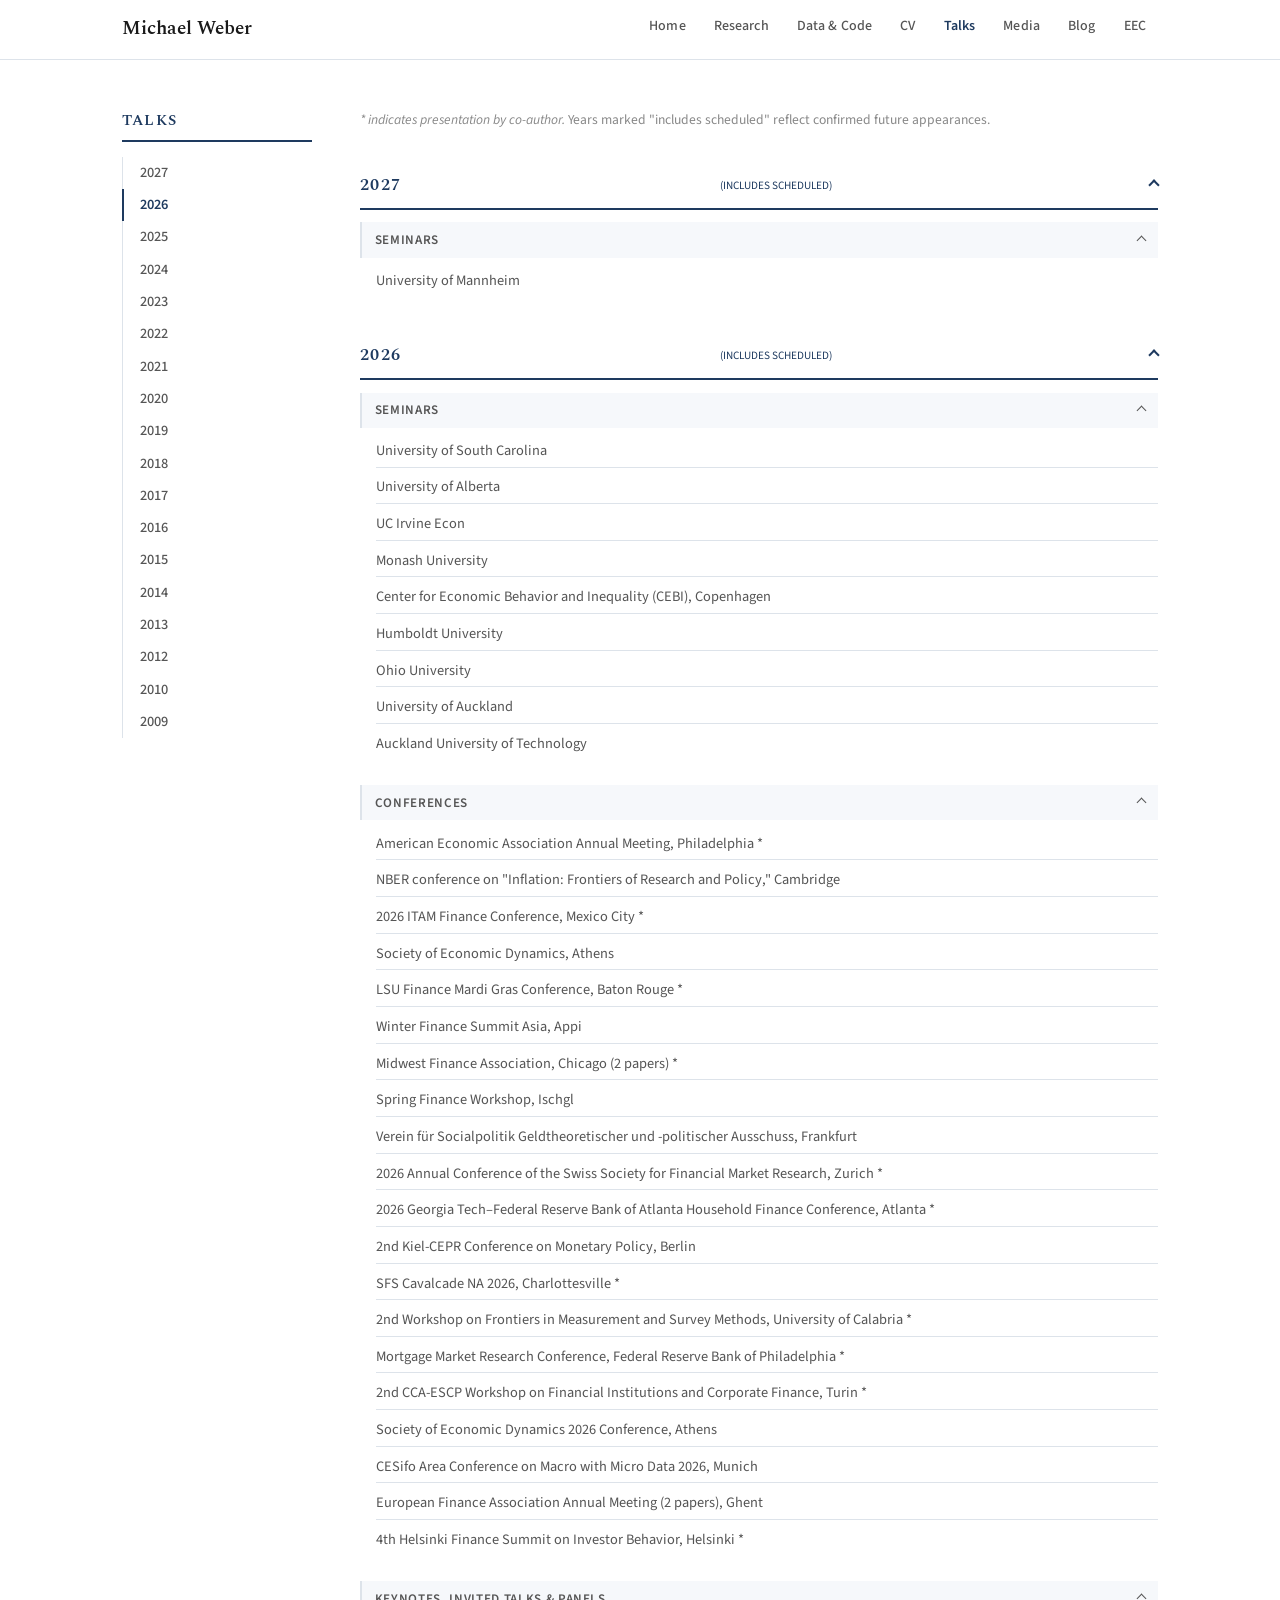
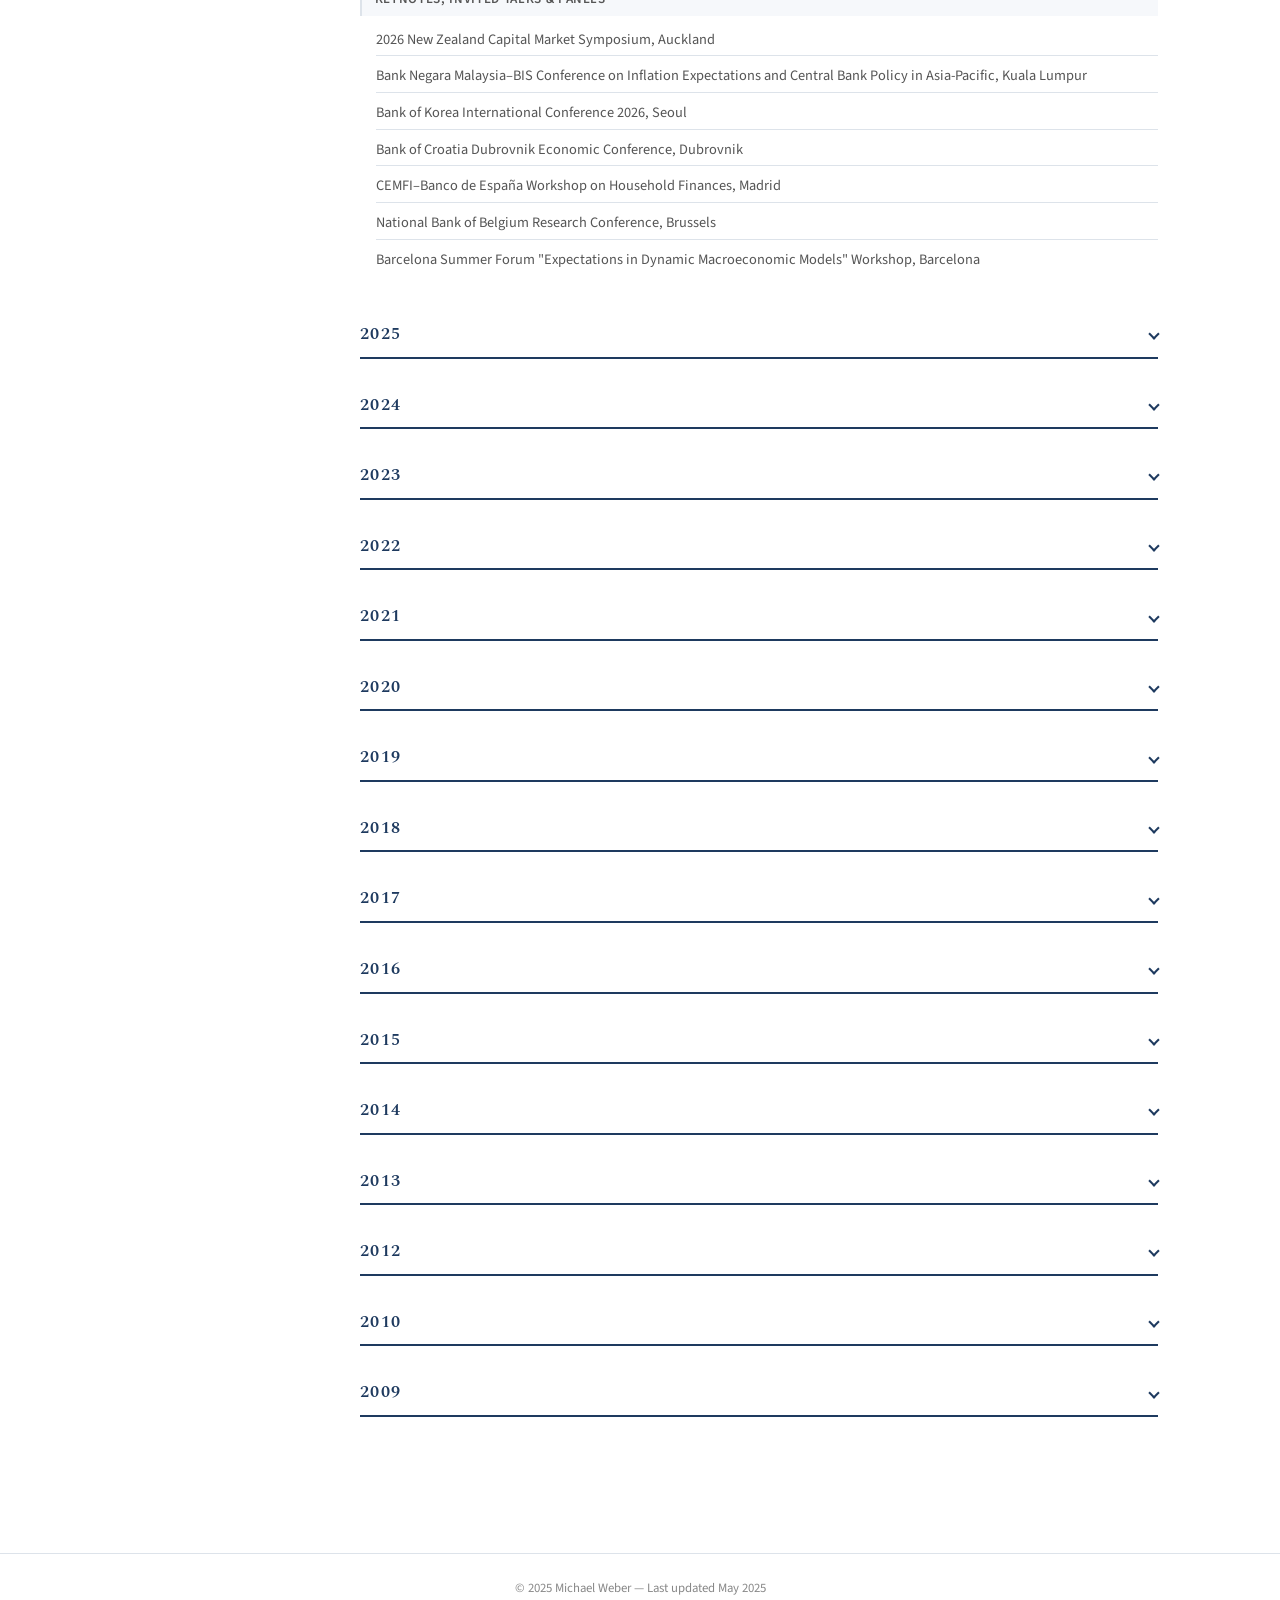
<file: talks.html>
<!DOCTYPE html>
<html lang="en">
<head>
  <!-- Google tag (gtag.js) -->
  <script async src="https://www.googletagmanager.com/gtag/js?id=G-BGBCS4K3F3"></script>
  <script>
    window.dataLayer = window.dataLayer || [];
    function gtag(){dataLayer.push(arguments);}
    gtag('js', new Date());
  
    gtag('config', 'G-BGBCS4K3F3');
  </script>
  
  <meta charset="UTF-8">
  <meta name="viewport" content="width=device-width, initial-scale=1.0">
  <title>Talks | Michael Weber</title>
  <link rel="preconnect" href="https://fonts.googleapis.com">
  <link rel="preconnect" href="https://fonts.gstatic.com" crossorigin>
  <link href="https://fonts.googleapis.com/css2?family=Source+Sans+3:wght@400;500;600&family=Spectral:ital,wght@0,400;0,600;1,400&family=JetBrains+Mono:wght@400&display=swap" rel="stylesheet">
  <link rel="stylesheet" href="style.css">
  <link rel="icon" type="image/svg+xml" href="favicon.svg">
  <style>
    :root {
      --color-accent:    #1e3a5f;
      --color-accent-lt: #2563a8;
      --color-surface:   #f6f8fb;
      --color-border:    #dde3ea;
    }
    /* Inline links slightly brighter for contrast */
    .nav-links a { color: var(--color-muted); }
    .nav-links a:hover, .nav-links a.active { color: var(--color-accent); }
    .section-title { color: var(--color-accent); border-bottom-color: var(--color-accent); }
    .sidebar-links a { color: var(--color-muted); }
    .sidebar-links a:hover { color: var(--color-accent); }
    .page-wrapper { grid-template-columns:190px minmax(0,1fr); gap:3rem; }
    .main-content { padding-top:0; min-width:0; }
    .talks-side { top:calc(var(--nav-height) + 2rem); max-height:calc(100vh - var(--nav-height) - 3rem); overflow-y:auto; }
    .talks-side-title { margin-top:0; margin-bottom:.9rem; font-size:.95rem; }
    .talks-nav { display:flex; flex-direction:column; border-left:1px solid var(--color-border); }
    .talks-nav a { display:block; margin-left:-1px; padding:.38rem 0 .38rem 1rem; border-left:2px solid transparent; color:var(--color-muted); font-size:.9rem; font-weight:500; line-height:1.4; letter-spacing:.01em; text-decoration:none; transition:color .15s,border-color .15s,background .15s; }
    .talks-nav a:hover { color:var(--color-accent); background:rgba(30,58,95,.04); text-decoration:none; }
    .talks-nav a.is-active { border-left-color:var(--color-accent); color:var(--color-accent); font-weight:600; }
    .talks-nav a:focus-visible { outline:2px solid var(--color-accent-lt); outline-offset:-2px; }
    details.year-group { scroll-margin-top:calc(var(--nav-height) + 1.5rem); }
    @media (max-width:700px) {
      .page-wrapper { display:block; padding-top:0; }
      .talks-side { display:block; text-align:left; position:sticky; top:var(--nav-height); z-index:20; max-height:none; overflow:visible; margin:0 -1.2rem 1.4rem; padding:0 1.2rem; background:var(--color-bg); }
      .talks-side-title { display:none; }
      .talks-nav { flex-direction:row; gap:0 1.4rem; overflow-x:auto; scrollbar-width:none; border-left:0; border-bottom:1px solid var(--color-border); -webkit-mask-image:linear-gradient(90deg,#000 90%,transparent); mask-image:linear-gradient(90deg,#000 90%,transparent); padding-right:1.5rem; }
      .talks-nav::-webkit-scrollbar { display:none; }
      .talks-nav a { flex:0 0 auto; margin:0 0 -1px; padding:.8rem 0; border-left:0; border-bottom:2px solid transparent; white-space:nowrap; }
      .talks-nav a.is-active { border-bottom-color:var(--color-accent); }
      details.year-group { scroll-margin-top:calc(var(--nav-height) + 3.6rem); }
    }
  </style>
  <style>
    /* Year-level collapsible — styled like section title */
    details.year-group { margin-bottom: 1.5rem; }
    details.year-group > summary.year-summary {
      display: flex; align-items: center; justify-content: space-between;
      padding: 0.5rem 0;
      cursor: pointer; list-style: none; user-select: none;
      font-family: var(--font-serif); font-size: 1.05rem; font-weight: 600;
      text-transform: uppercase; letter-spacing: 0.08em;
      color: var(--color-accent);
      border-bottom: 2px solid var(--color-accent);
    }
    details.year-group > summary.year-summary::-webkit-details-marker { display: none; }
    details.year-group > summary.year-summary::after {
      content: ''; display: inline-block; width: 8px; height: 8px;
      border-right: 2px solid var(--color-accent); border-bottom: 2px solid var(--color-accent);
      transform: rotate(45deg); transition: transform 0.2s; flex-shrink: 0;
    }
    details.year-group[open] > summary.year-summary::after { transform: rotate(-135deg); }

    /* Category-level collapsible — inside year */
    details.cat-group { margin: 0.8rem 0 0.4rem 0; }
    details.cat-group > summary.cat-summary {
      display: flex; align-items: center; justify-content: space-between;
      padding: 0.4rem 0.8rem;
      cursor: pointer; list-style: none; user-select: none;
      font-size: 0.82rem; font-weight: 600; letter-spacing: 0.05em;
      text-transform: uppercase; color: var(--color-muted);
      background: var(--color-surface);
      border-left: 2px solid var(--color-border);
    }
    details.cat-group > summary.cat-summary::-webkit-details-marker { display: none; }
    details.cat-group > summary.cat-summary::after {
      content: ''; display: inline-block; width: 7px; height: 7px;
      border-right: 1.5px solid var(--color-muted); border-bottom: 1.5px solid var(--color-muted);
      transform: rotate(45deg); transition: transform 0.2s;
    }
    details.cat-group[open] > summary.cat-summary::after { transform: rotate(-135deg); }

    /* Item list */
    .talk-list { list-style: none; padding: 0.5rem 0 0.5rem 1rem; margin: 0; }
    .talk-list li {
      font-size: 0.9rem; color: var(--color-muted);
      padding: 0.2rem 0; border-bottom: 1px solid var(--color-border);
    }
    .talk-list li:last-child { border-bottom: none; }

    /* Note at top */
    .talks-note { font-size: 0.85rem; color: var(--color-subtle); margin-bottom: 2rem; }
    .coauthor-note { font-style: italic; }
  </style>
</head>
<body>

  <nav class="site-nav">
    <div class="nav-inner">
    <a href="index.html" class="nav-brand">Michael Weber</a>
        <ul class="nav-links">
      <li><a href="index.html">Home</a></li>
      <li><a href="research.html">Research</a></li>
      <li><a href="data-code.html">Data &amp; Code</a></li>
      <li><a href="files/cv.pdf" target="_blank">CV</a></li>
      <li><a href="talks.html" class="active">Talks</a></li>
      <li><a href="media.html">Media</a></li>
      <li><a href="https://esmt.berlin/knowledge?author=&amp;topics=938&amp;d=research_insights" target="_blank" rel="noopener">Blog</a></li>
      <li><a href="https://esmt.berlin/faculty-research/centers-institutes-initiatives/european-expectations-center-eec" target="_blank" rel="noopener">EEC</a></li>
    </ul>
    <button class="nav-hamburger" aria-label="Toggle navigation" onclick="this.closest('nav').querySelector('.nav-links').classList.toggle('open')">
      <svg viewBox="0 0 24 24"><line x1="3" y1="6" x2="21" y2="6"/><line x1="3" y1="12" x2="21" y2="12"/><line x1="3" y1="18" x2="21" y2="18"/></svg>
    </button>
      </div>
  </nav>

  <div class="page-wrapper">
    <aside class="sidebar talks-side">
      <div class="section-title talks-side-title">Talks</div>
      <nav class="talks-nav" aria-label="Talks by year">
        <a href="#talks-2027">2027</a>
        <a href="#talks-2026">2026</a>
        <a href="#talks-2025">2025</a>
        <a href="#talks-2024">2024</a>
        <a href="#talks-2023">2023</a>
        <a href="#talks-2022">2022</a>
        <a href="#talks-2021">2021</a>
        <a href="#talks-2020">2020</a>
        <a href="#talks-2019">2019</a>
        <a href="#talks-2018">2018</a>
        <a href="#talks-2017">2017</a>
        <a href="#talks-2016">2016</a>
        <a href="#talks-2015">2015</a>
        <a href="#talks-2014">2014</a>
        <a href="#talks-2013">2013</a>
        <a href="#talks-2012">2012</a>
        <a href="#talks-2010">2010</a>
        <a href="#talks-2009">2009</a>
      </nav>
    </aside>
    <main class="main-content">

      <p class="talks-note"><span class="coauthor-note">* indicates presentation by co-author.</span> Years marked "includes scheduled" reflect confirmed future appearances.</p>

      <!-- ══ 2027 ══════════════════════════════════════════════ -->
      <details class="year-group" id="talks-2027" open>
        <summary class="year-summary">2027 <span style="font-size:0.7rem;font-family:var(--font-sans);font-weight:400;letter-spacing:0">(includes scheduled)</span></summary>
        <details class="cat-group" open>
          <summary class="cat-summary">Seminars</summary>
          <ul class="talk-list">
            <li>University of Mannheim</li>
          </ul>
        </details>
      </details>

      <!-- ══ 2026 ══════════════════════════════════════════════ -->
      <details class="year-group" id="talks-2026" open>
        <summary class="year-summary">2026 <span style="font-size:0.7rem;font-family:var(--font-sans);font-weight:400;letter-spacing:0">(includes scheduled)</span></summary>

        <details class="cat-group" open>
          <summary class="cat-summary">Seminars</summary>
          <ul class="talk-list">
            <li>University of South Carolina</li>
            <li>University of Alberta</li>
            <li>UC Irvine Econ</li>
            <li>Monash University</li>
            <li>Center for Economic Behavior and Inequality (CEBI), Copenhagen</li>
            <li>Humboldt University</li>
            <li>Ohio University</li>
            <li>University of Auckland</li>
            <li>Auckland University of Technology</li>
          </ul>
        </details>

        <details class="cat-group" open>
          <summary class="cat-summary">Conferences</summary>
          <ul class="talk-list">
            <li>American Economic Association Annual Meeting, Philadelphia *</li>
            <li>NBER conference on "Inflation: Frontiers of Research and Policy," Cambridge</li>
            <li>2026 ITAM Finance Conference, Mexico City *</li>
            <li>Society of Economic Dynamics, Athens</li>
            <li>LSU Finance Mardi Gras Conference, Baton Rouge *</li>
            <li>Winter Finance Summit Asia, Appi</li>
            <li>Midwest Finance Association, Chicago (2 papers) *</li>
            <li>Spring Finance Workshop, Ischgl</li>
            <li>Verein für Socialpolitik Geldtheoretischer und -politischer Ausschuss, Frankfurt</li>
            <li>2026 Annual Conference of the Swiss Society for Financial Market Research, Zurich *</li>
            <li>2026 Georgia Tech–Federal Reserve Bank of Atlanta Household Finance Conference, Atlanta *</li>
            <li>2nd Kiel-CEPR Conference on Monetary Policy, Berlin</li>
            <li>SFS Cavalcade NA 2026, Charlottesville *</li>
            <li>2nd Workshop on Frontiers in Measurement and Survey Methods, University of Calabria *</li>
            <li>Mortgage Market Research Conference, Federal Reserve Bank of Philadelphia *</li>
            <li>2nd CCA-ESCP Workshop on Financial Institutions and Corporate Finance, Turin *</li>
            <li>Society of Economic Dynamics 2026 Conference, Athens</li>
            <li>CESifo Area Conference on Macro with Micro Data 2026, Munich</li>
            <li>European Finance Association Annual Meeting (2 papers), Ghent</li>
            <li>4th Helsinki Finance Summit on Investor Behavior, Helsinki *</li>
          </ul>
        </details>

        <details class="cat-group" open>
          <summary class="cat-summary">Keynotes, Invited Talks &amp; Panels</summary>
          <ul class="talk-list">
            <li>2026 New Zealand Capital Market Symposium, Auckland</li>
            <li>Bank Negara Malaysia–BIS Conference on Inflation Expectations and Central Bank Policy in Asia-Pacific, Kuala Lumpur</li>
            <li>Bank of Korea International Conference 2026, Seoul</li>
            <li>Bank of Croatia Dubrovnik Economic Conference, Dubrovnik</li>
            <li>CEMFI–Banco de España Workshop on Household Finances, Madrid</li>
            <li>National Bank of Belgium Research Conference, Brussels</li>
            <li>Barcelona Summer Forum "Expectations in Dynamic Macroeconomic Models" Workshop, Barcelona</li>
          </ul>
        </details>
      </details>

      <!-- ══ 2025 ══════════════════════════════════════════════ -->
      <details class="year-group" id="talks-2025">
        <summary class="year-summary">2025 </summary>

        <details class="cat-group">
          <summary class="cat-summary">Seminars</summary>
          <ul class="talk-list">
            <li>Swiss National Bank</li>
            <li>University of Liverpool</li>
            <li>CKGSB Beijing</li>
            <li>AI &amp; Big Data in Finance Research Forum</li>
            <li>University College London</li>
            <li>Brigham Young University</li>
            <li>Penn State University</li>
            <li>University of Florida</li>
            <li>UIUC (Macro)</li>
            <li>Purdue University</li>
            <li>Johns Hopkins University</li>
            <li>ITAM Business School</li>
            <li>Boston College</li>
            <li>ETH Zurich</li>
            <li>United Nations Department of Economic and Social Affairs</li>
          </ul>
        </details>

        <details class="cat-group">
          <summary class="cat-summary">Conferences</summary>
          <ul class="talk-list">
            <li>NBER SI Forecasting and Empirical Methods, Cambridge</li>
            <li>NBER SI Behavioral Macro, Cambridge</li>
            <li>American Economic Association Annual Meeting, San Francisco (5 papers)</li>
            <li>Dolomiti Macro Meetings 2025, Pera di Fassa</li>
            <li>Ausschuss für Geldtheorie &amp; Geldpolitik, Zurich</li>
            <li>European Winter Finance Summit, Zuers *</li>
            <li>Kiel-CEPR Monetary Policy Conference, Berlin * (3 papers)</li>
            <li>IMF-IDB-U Chile-PUC Chile conference on Fiscal Policy, Santiago de Chile *</li>
            <li>Midwest Finance Association, Chicago *</li>
            <li>Conference of the Swiss Society for Financial Market Research, Zurich *</li>
            <li>2025 University of Kentucky Finance Conference, Lexington *</li>
            <li>Bundesbank Spring Conference on Expectations of Households and Firms * (2 papers)</li>
            <li>FIRS Conference, Seoul *</li>
            <li>Western Finance Association Annual Meeting, Snowbird *</li>
            <li>International Behavioural Finance Conference, London *</li>
            <li>China International Conference in Finance, Shenzhen *</li>
            <li>Zurich-Bern Real Estate Finance and Economics Workshop, Zurich *</li>
            <li>Society of Economic Dynamics, Copenhagen *</li>
            <li>BSE Summer Forum: Advances in Economic Research using Bank Transactions Data, Barcelona *</li>
            <li>BSE Summer Forum: Advances in Networks in Macroeconomics and Trade, Barcelona *</li>
            <li>CEPR Summer Symposium on Financial Intermediation and Corporate Finance, Athens *</li>
            <li>Annual Meeting of the Central Bank Research Association, New York * (2 papers)</li>
            <li>Ghent University Workshop on Empirical Macroeconomics, Ghent *</li>
            <li>Alpine Finance Summit, Grenoble *</li>
            <li>European Finance Association Annual Meeting, Paris *</li>
            <li>European Economic Association Annual Meeting, Bordeaux *</li>
            <li>Heterogeneous Macro Expectations – New Evidence and Theory, Nuremberg *</li>
            <li>Politics in Finance Conference, Georgetown *</li>
            <li>Future Finance Fest, Vilnius *</li>
            <li>Inflation: Drivers and Dynamics 2025 Conference, Frankfurt</li>
            <li>Summer Research Conference in Finance, Hyderabad *</li>
            <li>15th ifo Conference on Macroeconomics and Survey Data, Munich (3 papers) *</li>
            <li>SITE Conference on Macroeconomics and Uncertainty, Stanford *</li>
            <li>SFS Cavalcade Asia-Pacific 2025, Beijing *</li>
            <li>EDMM Workshop, Sydney *</li>
            <li>Frankfurt-Mannheim Macro Workshop, Frankfurt *</li>
          </ul>
        </details>

        <details class="cat-group">
          <summary class="cat-summary">Keynotes, Invited Talks &amp; Panels</summary>
          <ul class="talk-list">
            <li>Fireside Chat with Bundesbank President Nagel, Frankfurt</li>
            <li>DAGStat Conference 2025, Berlin</li>
            <li>Lapland Household Finance Summit, Lapland</li>
            <li>American Finance Association Annual Meeting Panel on "Polarization and Finance," San Francisco</li>
            <li>IFMR GSB Krea University Research Symposium on Finance and Economics</li>
            <li>First Asian Conference on Expectations in Macroeconomics, Macau</li>
            <li>Econometric Society World Congress Symposium on "Information and Macroeconomics," Seoul</li>
            <li>Developments in NLP and Generative AI for Finance and Management Research, TU Munich</li>
            <li>German Finance Association (DGF), Hagen</li>
          </ul>
        </details>
      </details>

      <!-- ══ 2024 ══════════════════════════════════════════════ -->
      <details class="year-group" id="talks-2024">
        <summary class="year-summary">2024</summary>

        <details class="cat-group">
          <summary class="cat-summary">Seminars</summary>
          <ul class="talk-list">
            <li>HEC Lausanne</li>
            <li>University of Geneva</li>
            <li>Bank for International Settlements</li>
            <li>CUHK Hong Kong</li>
            <li>CUHK Shenzhen</li>
            <li>Shanghai University of Finance and Economics</li>
            <li>Peking University HSBC Business School</li>
            <li>Cheung Kong Graduate School of Business</li>
            <li>Alliance Manchester Business School</li>
            <li>Lancaster University Management School</li>
            <li>University of Liverpool</li>
            <li>Purdue University</li>
            <li>University of Glasgow</li>
            <li>University of Edinburgh</li>
            <li>Deutsche Bundesbank</li>
            <li>Federal Reserve Board</li>
            <li>International Monetary Fund</li>
            <li>Carnegie Mellon University</li>
            <li>State Bank of Pakistan (online)</li>
            <li>University of Notre Dame</li>
            <li>G53 Network Brown Bag Seminar Series (online)</li>
          </ul>
        </details>

        <details class="cat-group">
          <summary class="cat-summary">Conferences</summary>
          <ul class="talk-list">
            <li>American Economic Association Annual Meeting, San Antonio</li>
            <li>NBER SI Impulse and Propagation Mechanism</li>
            <li>NBER Household Finance Conference "Innovative Data in Household Finance: Challenges and Opportunities," Cambridge</li>
            <li>Finance Down Under Conference, Melbourne *</li>
            <li>European Winter Finance Summit, Zermatt *</li>
            <li>Duke/UNC Asset Pricing Conference, Durham *</li>
            <li>2024 Weinberg/ECGI Corporate Governance Symposium *</li>
            <li>ifo Dresden Workshop on Macroeconomics and International Finance, Dresden *</li>
            <li>Conference of the Swiss Society for Financial Market Research, Zurich (3 papers) *</li>
            <li>FRB Conference on the Macro Seeds of Financial Imbalances, Washington D.C. *</li>
            <li>SFS Cavalcade North America, Atlanta (2 papers) *</li>
            <li>36th Mitsui Symposium: New Frontiers in Asset Pricing, Ann Arbor *</li>
            <li>Western Finance Association Annual Meeting, Honolulu</li>
            <li>2024 GT-FRBA Household Finance Conference, Atlanta</li>
            <li>FIRS Conference, Berlin *</li>
            <li>Annual Meeting of the Central Bank Research Association, Frankfurt *</li>
            <li>Driehaus Behavioral Conference, Chicago</li>
            <li>IMF Advances in Monetary Economics (AME) Conference, Washington D.C.</li>
            <li>European Finance Association Annual Meeting, Bratislava (5 papers)</li>
            <li>European Economic Association Annual Meeting, Rotterdam (2 papers) *</li>
            <li>LTI–Bank of Italy Workshop on "Long-term Investors' Trends," Rome *</li>
            <li>CESifo Area Conference on Macro, Money and International Finance, Munich</li>
            <li>Regulating Financial Markets Conference, Frankfurt</li>
            <li>Annual Meeting of the German Finance Association (DGF), Aachen (2 papers) *</li>
            <li>Research in Behavioral Finance Conference, Amsterdam *</li>
            <li>BoC–ECB–NY FED Conference on Expectations Surveys, Central Banks and the Economy, Frankfurt</li>
            <li>Heterogeneous Households, Firms and Financial Intermediaries, Oslo *</li>
            <li>Frankfurt-Mannheim Macro Workshop, Frankfurt *</li>
            <li>14th ifo Conference on Macroeconomics and Survey Data, Munich (2 papers) *</li>
            <li>University of Sydney Business Financing and Banking Research Workshop, Sydney *</li>
          </ul>
        </details>

        <details class="cat-group">
          <summary class="cat-summary">Keynotes, Invited Talks &amp; Panels</summary>
          <ul class="talk-list">
            <li>Alpine Finance Conference, Innsbruck</li>
            <li>Economic Fluctuations and Growth Meeting, Shenzhen</li>
            <li>Swiss Conversations in Monetary Policy, Bern</li>
            <li>Paris Conference on the Macroeconomics of Expectations, Paris</li>
            <li>JBF Special Issue Conference on Generative AI in Finance, Dresden</li>
            <li>Behavioral Research in Finance, Governance and Accounting, Giessen</li>
            <li>Sustainable and Household Finance, Sydney</li>
            <li>Inflation, Inflation Expectations and Policy: New Perspectives, Rome</li>
            <li>Bank of Canada Frontiers of Monetary Policy Design Conference, Ottawa</li>
            <li>RBI 90th Anniversary Conference on "Central Banking at Crossroads," New Delhi</li>
          </ul>
        </details>
      </details>

      <!-- ══ 2023 ══════════════════════════════════════════════ -->
      <details class="year-group" id="talks-2023">
        <summary class="year-summary">2023</summary>

        <details class="cat-group">
          <summary class="cat-summary">Seminars</summary>
          <ul class="talk-list">
            <li>UC Berkeley</li>
            <li>UCLA</li>
            <li>University of Calgary</li>
            <li>University of Gothenburg</li>
            <li>Stockholm Business School</li>
            <li>Lund University</li>
            <li>Tulane</li>
            <li>Georgia State University</li>
            <li>University of Miami</li>
            <li>HEC Montréal (Macro)</li>
            <li>Toulouse School of Economics (Macro)</li>
            <li>Penn State</li>
            <li>Purdue University</li>
            <li>New York Fed</li>
            <li>University of Maryland</li>
            <li>University of Amsterdam</li>
            <li>Atlanta Fed</li>
            <li>University of Southern California</li>
            <li>European Investment Bank</li>
            <li>CERGE-EI</li>
            <li>University of Mannheim (Accounting)</li>
            <li>Quoniam Asset Management</li>
            <li>Bath AFL Seminar Series</li>
            <li>PKU School of Economics and PKU National School of Development</li>
            <li>Georgetown Distinguished Speaker Series</li>
            <li>University of Tokyo</li>
            <li>European Central Bank</li>
            <li>UC Santa Barbara DeFi Seminar</li>
            <li>UT Austin (Macro)</li>
          </ul>
        </details>

        <details class="cat-group">
          <summary class="cat-summary">Conferences</summary>
          <ul class="talk-list">
            <li>NBER Monetary Economics</li>
            <li>NBER Big Data and High-Performance Computing for Financial Economics</li>
            <li>NBER SI Behavioral Macro</li>
            <li>NBER SI Big Data and High-Performance Computing for Financial Economics</li>
            <li>NBER China Meeting</li>
            <li>American Finance Association Annual Meeting (2 papers), New Orleans</li>
            <li>American Economic Association Annual Meeting (6 papers), New Orleans</li>
            <li>Annual Meeting of the Central Bank Research Association, New York</li>
            <li>DG ECFIN Fiscal Policy Workshop, Brussels</li>
            <li>14th Annual Hedge Fund Research Conference, Paris *</li>
            <li>UT Austin Macro Workshop, Austin</li>
            <li>SUERF, Banca d'Italia, EIB, and ECB conference on "The Use of Surveys for Monetary and Economic Policy," Rome</li>
            <li>Society of Economic Dynamics, Cartagena</li>
            <li>Verein für Socialpolitik Geldtheoretischer und -politischer Ausschuss, Frankfurt *</li>
            <li>Swiss Winter Conference on Financial Intermediation 2023 *</li>
            <li>Bank of Canada Conference on "The Return of High Inflation: Challenges for Monetary Policy," Ottawa *</li>
            <li>Future of Financial Information Conference, Paris *</li>
            <li>CEPR Monetary Economics Conference on "Rethinking Macroeconomic Policy in Times of Turmoil," Aegina *</li>
            <li>ifo Conference on Macroeconomics and Survey Data, Munich *</li>
            <li>CESifo Venice Summer Institute Workshop on People's Understanding and Support for Economic Policies, Venice *</li>
            <li>Society for Financial Econometrics Annual Meeting, Seoul *</li>
            <li>Western Finance Association Annual Meeting, San Francisco (2 papers)</li>
            <li>Workshop on Subjective Expectations, Milan</li>
            <li>Annual Meeting of the Central Bank Research Association, New York (3 papers)</li>
            <li>China International Conference in Finance, Shanghai *</li>
            <li>Helsinki Finance Summit, Helsinki *</li>
            <li>European Finance Association Annual Meeting, Amsterdam *</li>
            <li>CES-ifo Summer Institute: The 70s are Back: Determinants and Implications of High Inflation, Venice *</li>
            <li>7th Household Finance Workshop, Frankfurt *</li>
            <li>22nd FDIC Annual Bank Research Conference, Arlington *</li>
            <li>2023 International Conference on Household Finance, Deutsche Bundesbank, Frankfurt *</li>
            <li>New York Fed Fintech Conference, New York *</li>
            <li>UT Dallas 2023 Fall Finance Conference, Dallas *</li>
            <li>Bank of Canada–University of Toronto Conference on the Chinese Economy, Toronto *</li>
            <li>Joint BoC-FRBNY-ECB Conference on Expectations Surveys, Ottawa *</li>
            <li>4th Annual Boca Corporate Finance and Governance Conference, Boca Raton *</li>
          </ul>
        </details>

        <details class="cat-group">
          <summary class="cat-summary">Keynotes, Invited Talks &amp; Panels</summary>
          <ul class="talk-list">
            <li>BoC-ECB-FRBNY conference on "Survey Expectations 2023," Ottawa</li>
            <li>National Bank of Belgium conference on "Macroeconomics &amp; Survey Data," Brussels</li>
            <li>Inaugural Dallas Fed Economic Inclusion Seminar</li>
            <li>"Challenges for Monetary Policy in Times of High Inflation," Hannover</li>
            <li>Inaugural Arne Ryde Workshop on "Micro data meet Macro models," Lund</li>
            <li>Asian Monetary Policy Forum Session on "Inflation Expectations," Singapore</li>
            <li>Bank of Japan Conference on "Old and New Challenges for Monetary Policy," Tokyo</li>
            <li>Inquire Europe Conference on "Inflation Risk," Malta</li>
            <li>2023 Brazilian Meeting of Finance, São Paulo</li>
            <li>Panel on "Diversity in Economics" at Brazilian Meeting of Finance, São Paulo</li>
            <li>Darden Academic and Practitioner Symposium on Mutual Funds and ETFs</li>
          </ul>
        </details>
      </details>

      <!-- ══ 2022 ══════════════════════════════════════════════ -->
      <details class="year-group" id="talks-2022">
        <summary class="year-summary">2022</summary>

        <details class="cat-group">
          <summary class="cat-summary">Seminars</summary>
          <ul class="talk-list">
            <li>UC Berkeley</li>
            <li>Harvard Business School</li>
            <li>Columbia Business School</li>
            <li>University of Chicago (Behavioral Econ)</li>
            <li>Northwestern University (Macro)</li>
            <li>UVA Darden</li>
            <li>University of Oklahoma</li>
            <li>Toulouse School of Economics (Macro)</li>
            <li>Ohio State University</li>
            <li>WU Wien</li>
            <li>Washington University St. Louis (Accounting)</li>
            <li>Texas A&amp;M (Macro)</li>
            <li>Amazon</li>
            <li>AQR</li>
            <li>CEPR Seminar Series on Central Bank Communication</li>
            <li>U.S. Government Accountability Office (2 papers)</li>
            <li>SFI Lugano</li>
            <li>Imperial College</li>
            <li>University of Heidelberg</li>
            <li>University of Bonn</li>
            <li>University of Rotterdam</li>
            <li>University of Maastricht</li>
            <li>KU Leuven</li>
            <li>New York Fed</li>
            <li>Cleveland Fed</li>
            <li>University of Oxford</li>
            <li>Norges Bank</li>
            <li>TU München</li>
            <li>UIUC (Macro)</li>
            <li>Durham University (virtual)</li>
            <li>University of Birmingham (virtual)</li>
            <li>University of Washington</li>
            <li>Bath AFL – QF &amp; Fintech Research Seminar Series (virtual)</li>
            <li>GWU/Federal Reserve Financial Literacy Seminar</li>
          </ul>
        </details>

        <details class="cat-group">
          <summary class="cat-summary">Conferences</summary>
          <ul class="talk-list">
            <li>NBER SI Monetary Economics</li>
            <li>NBER SI Impulse and Propagation Mechanism</li>
            <li>American Finance Association Annual Meeting, Boston</li>
            <li>American Economic Association Annual Meeting (3 papers), Boston</li>
            <li>HEC-McGill Winter Finance Workshop, Ischgl</li>
            <li>ifo Conference on Macroeconomics and Survey Data (3 papers), Munich</li>
            <li>ICEA Inflation Conference (2 papers)</li>
            <li>World Symposium on Investment Research</li>
            <li>UBC Winter Finance Conference</li>
            <li>EGROW Foundation India</li>
            <li>Verein für Socialpolitik Geldtheoretischer und -politischer Ausschuss, Frankfurt (2 papers)</li>
            <li>2022 University of Kentucky Finance Conference</li>
            <li>SFS Cavalcade North America, Chapel Hill</li>
            <li>ABFER Annual Meeting, Singapore</li>
            <li>FIRS Conference, Budapest</li>
            <li>Dubrovnik Economic Conference</li>
            <li>CEPR Household Finance Workshop, Helsinki *</li>
            <li>Western Finance Association Annual Meeting, Portland (2 papers)</li>
            <li>Pathways to Gender Equality in Central Banks Conference</li>
            <li>EABCN and Deutsche Bundesbank Conference on "Challenges in Empirical Macroeconomics since 2020," Eltville</li>
            <li>Behavioral Macroeconomics Workshop, Bamberg *</li>
            <li>Annual IMF Macro-Financial Research Conference, Washington D.C.</li>
            <li>Annual Meeting of the Central Bank Research Association, Barcelona (5 papers)</li>
            <li>European Finance Association Annual Meeting, Barcelona (2 papers)</li>
            <li>European Economic Association Annual Meeting, Milan *</li>
            <li>6th Household Finance Workshop, Frankfurt *</li>
            <li>Banque de France/OECD Innovation LAB conference on "Big Data and New Tools to Track Inflation in Real-Time" *</li>
            <li>Valpolicella Finance Meetings</li>
            <li>Regulating Financial Markets Conference, 2022</li>
            <li>The Search and Matching in Macroeconomics and Finance Workshop on Inflation</li>
            <li>2022 Conference on Diversity, Equity and Inclusion in Economics, Finance, and Central Banking</li>
            <li>Fifth Banco de España Annual Research Conference, Madrid</li>
            <li>SAFE Asset Pricing Workshop, Frankfurt</li>
            <li>BoC-ECB-New York Fed Conference on Expectations Surveys, New York *</li>
            <li>De Nederlandsche Bank 25th Annual Research Conference *</li>
            <li>2022 ECB-CEPR Labour Market Workshop</li>
            <li>FRA Conference, Las Vegas *</li>
            <li>KIEP-CEPR Conference "The Return of Inflation," Seoul *</li>
          </ul>
        </details>

        <details class="cat-group">
          <summary class="cat-summary">Keynotes, Invited Talks &amp; Panels</summary>
          <ul class="talk-list">
            <li>Barclays Flagship Global Inflation Conference, Miami</li>
            <li>OeNB &amp; SUERF Conference on "The Return of Inflation," Vienna</li>
            <li>Euro Area Business Cycle Network Conference on Monetary Policy, Mannheim</li>
            <li>Survey Data and Probabilistic Expectations, Heidelberg</li>
            <li>Deutsche Bundesbank and Banque de France Joint Spring Conference, Eltville</li>
            <li>Bundesbank Lecture in Financial and Monetary Economics, TU Dresden</li>
            <li>Annual Lecture at Complexity Lab in Economics, Catholic University of Milan</li>
            <li>Panelist on "Understanding Inflation Expectations" at BCC Conference, Geneva</li>
            <li>Panelist, Council on Foreign Relations Robert B. Menschel Economics Symposium</li>
            <li>Policy Panel Moderator on "Inflation is Back" at CEPR Household Finance Conference, Ispra</li>
            <li>NBER presenter at National Association of Business Economists, Chicago</li>
            <li>Annual Meeting of the Brazilian Econometric Society</li>
            <li>Czech National Bank Public Lecture on Inflation Expectations, Prague</li>
          </ul>
        </details>
      </details>

      <!-- ══ 2021 ══════════════════════════════════════════════ -->
      <details class="year-group" id="talks-2021">
        <summary class="year-summary">2021</summary>

        <details class="cat-group">
          <summary class="cat-summary">Seminars</summary>
          <ul class="talk-list">
            <li>Northwestern Kellogg</li>
            <li>UT Dallas</li>
            <li>University of Rochester</li>
            <li>Cornell (Macro)</li>
            <li>University of Chicago</li>
            <li>Temple University</li>
            <li>Bank of Canada</li>
            <li>Queen Mary University</li>
            <li>Warwick Business School</li>
            <li>Inter-American Development Bank</li>
            <li>Baruch College</li>
            <li>Swedish House of Finance</li>
            <li>Banca d'Italia</li>
            <li>University of Zurich</li>
            <li>University of Heidelberg</li>
            <li>HEC Paris Finance</li>
            <li>FES/ICEF Seminar Moscow</li>
            <li>Einaudi Institute Rome</li>
            <li>Florida Macro Seminar Series</li>
            <li>Webinar on the Future of Financial Information</li>
          </ul>
        </details>

        <details class="cat-group">
          <summary class="cat-summary">Conferences</summary>
          <ul class="talk-list">
            <li>NBER Monetary Economics Meeting</li>
            <li>NBER SI Impulse and Propagation Mechanism</li>
            <li>NBER SI Big Data and High-Performance Computing for Financial Economics</li>
            <li>American Finance Association Annual Meeting, Chicago (2 papers)</li>
            <li>North American Winter Meeting of the Econometric Society, Chicago (2 papers)</li>
            <li>Diversity and Inclusion in Economics, Finance, and Central Banking Conference, Washington D.C.</li>
            <li>Society of Economic Dynamics, Barcelona (3 papers)</li>
            <li>Georgetown Cybersecurity Day, Washington D.C.</li>
            <li>Cavalcade North America 2021, virtual</li>
            <li>CEBI Workshop on Subjective Beliefs in Macroeconomics and Household Finance, Copenhagen</li>
            <li>Midwest Finance Association, Chicago</li>
            <li>Household Finance Conference at Deutsche Bundesbank, Frankfurt</li>
            <li>Verein für Socialpolitik Makrooekonomischer Ausschuss, Bonn</li>
            <li>Verein für Socialpolitik Geldtheoretischer und -politischer Ausschuss, Frankfurt</li>
            <li>11th ifo Conference on Macroeconomics and Survey Data, Munich</li>
            <li>CEPR European Summer Symposium in International Macroeconomics</li>
            <li>International Journal of Central Banking 2021 Conference</li>
            <li>Workshop on Empirical Macroeconomy, Ghent</li>
            <li>Bank of Ukraine Annual Research Conference, Kiev</li>
            <li>Heterogeneity of Macroeconomic Expectations Conference, Nuremberg</li>
            <li>IMK and WSI Workshop on Covid-19 Surveys</li>
            <li>27th Dubrovnik Economic Conference</li>
            <li>European Finance Association Annual Meeting, Milan</li>
            <li>Barcelona Summer Forum: COVID-19 Economics</li>
            <li>Annual Meeting of the Central Bank Research Association</li>
            <li>Salento Macro Meetings 2021</li>
            <li>Verein für Socialpolitik Annual Meeting</li>
            <li>ECB/Cleveland Fed Inflation Conference</li>
            <li>Bundesbank, FRIC and CEPR Conference on "Credit Risk over the Business Cycle"</li>
            <li>5th ECB Conference on Fiscal Policy and EMU Governance *</li>
            <li>Miami Behavioral Finance Conference</li>
            <li>ECB–NY Fed Conference on Expectations Surveys: A Tool for Research and Monetary Policy (2 papers)</li>
            <li>IMF Roundtable on the Labor Market</li>
            <li>Danmarks Nationalbank, Deutsche Bundesbank and Norges Bank Conference on Stabilization Policies</li>
            <li>Computational and Financial Econometrics Conference * (2 papers)</li>
          </ul>
        </details>
      </details>

      <!-- ══ 2020 ══════════════════════════════════════════════ -->
      <details class="year-group" id="talks-2020">
        <summary class="year-summary">2020</summary>

        <details class="cat-group">
          <summary class="cat-summary">Seminars</summary>
          <ul class="talk-list">
            <li>HEC Paris Economics</li>
            <li>Central Bank of Austria</li>
            <li>Bank of Finland</li>
            <li>Central Bank of Colombia</li>
            <li>Center for the Foundations of Law and Finance</li>
            <li>Cornell</li>
            <li>International Monetary Fund</li>
            <li>Luohan Academy</li>
            <li>Chicago Booth (Macro, Finance)</li>
            <li>Banque de France</li>
            <li>Purdue University</li>
            <li>Cleveland Fed</li>
            <li>WU Wien</li>
            <li>Central Bank of Chile</li>
          </ul>
        </details>

        <details class="cat-group">
          <summary class="cat-summary">Conferences</summary>
          <ul class="talk-list">
            <li>NBER SI Behavioral Macro</li>
            <li>NBER SI Impulse and Propagation Mechanism</li>
            <li>NBER SI Gender in the Economy</li>
            <li>NBER China Meeting</li>
            <li>NBER Monetary Economics Meeting</li>
            <li>2020 Franco-German Fiscal Policy Seminar, Federal Ministry of Finance Berlin</li>
            <li>Norges Bank Central Bank Macro Modelling Workshop, Oslo</li>
            <li>Virtual Nova/BPI FinTech Conference</li>
            <li>CESifo–EconPol Virtual Europe Workshop on Public Policy Evaluation</li>
            <li>IMF Advances in Monetary Economics (AME) Conference, Washington *</li>
            <li>American Finance Association Annual Meeting, San Diego (3 papers)</li>
            <li>American Economic Association Annual Meeting, San Diego (2 papers)</li>
            <li>North American Winter Meeting of the Econometric Society, San Diego</li>
            <li>SFS Finance Cavalcade 2020, Chapel Hill *</li>
            <li>Subjective Expectations and the Macroeconomy Conference, Bloomington</li>
            <li>Workshop on Subjective Beliefs in Macroeconomics, Copenhagen</li>
            <li>SF Fed Macroeconomics and Monetary Policy Conference, San Francisco *</li>
            <li>Zurich Macro Workshop, Zurich</li>
            <li>10th ifo Conference on Macroeconomics and Survey Data, Munich</li>
            <li>Workshop on Subjective Expectations, Tempe</li>
            <li>FIRS Conference, Budapest *</li>
            <li>2020 GSU-RFS FinTech Conference, Atlanta *</li>
            <li>BOG-NYFED Conference on Developments in Empirical Macroeconomics, New York *</li>
            <li>Western Finance Association Annual Meeting, San Francisco</li>
            <li>2020 Boulder Summer Conference, Boulder *</li>
            <li>Annual Meeting of the Central Bank Research Association, London</li>
            <li>Cleveland Fed's Inflation: Drivers &amp; Dynamics 2020 Conference</li>
            <li>European Finance Association Annual Meeting, Helsinki</li>
            <li>European Economic Association Annual Meeting *</li>
            <li>VfS Annual Conference 2020, Cologne</li>
          </ul>
        </details>

        <details class="cat-group">
          <summary class="cat-summary">Keynotes, Invited Talks &amp; Panels</summary>
          <ul class="talk-list">
            <li>Fed, Eurosystem, Bank of Japan, Bank of England, Bank of Canada, and BIS Panel on Formation of Expectations, New York</li>
            <li>Finance Forum PhD Track, Lisbon</li>
            <li>EAFIT 15th Anniversary Conference Master of Finance, Medellín</li>
          </ul>
        </details>
      </details>

      <!-- ══ 2019 ══════════════════════════════════════════════ -->
      <details class="year-group" id="talks-2019">
        <summary class="year-summary">2019</summary>

        <details class="cat-group">
          <summary class="cat-summary">Seminars</summary>
          <ul class="talk-list">
            <li>Duke University</li>
            <li>New York University</li>
            <li>San Francisco Fed</li>
            <li>Notre Dame</li>
            <li>Chicago Booth (Macro, Finance)</li>
            <li>Norwegian School of Economics</li>
            <li>Nova SBE, Lisbon</li>
            <li>Banco de España</li>
            <li>ESSEC, Paris</li>
            <li>WU Wien</li>
            <li>Bundesbank</li>
            <li>Federal Reserve Bank of Cleveland</li>
            <li>Tinbergen Institute Amsterdam</li>
            <li>University of Houston</li>
            <li>Helsinki GSE Departmental Seminar</li>
            <li>Konstanz</li>
            <li>University of Luxembourg</li>
            <li>European Stability Mechanism</li>
            <li>St. Gallen</li>
            <li>Norges Bank</li>
            <li>Riksbank</li>
            <li>Cheung Kong Graduate School of Business</li>
            <li>Peterson Institute for International Economics</li>
            <li>International Monetary Fund</li>
            <li>Federal Reserve Board</li>
          </ul>
        </details>

        <details class="cat-group">
          <summary class="cat-summary">Conferences</summary>
          <ul class="talk-list">
            <li>NBER Corporate Finance</li>
            <li>NBER Behavioral Finance</li>
            <li>NBER SI Asset Pricing</li>
            <li>NBER SI Forecasting and Empirical Methods</li>
            <li>Brookings Institution</li>
            <li>ECB &amp; New York Fed Conference on Expectations Surveys, New York</li>
            <li>CBI &amp; ECB Conference on Household Finance and Consumption, Dublin</li>
            <li>American Finance Association Annual Meeting, Atlanta (4 papers)</li>
            <li>American Economic Association Annual Meeting, Atlanta</li>
            <li>SITE Conference on Macroeconomics and Inequality, Stanford</li>
            <li>SITE Conference on Psychology and Economics, Stanford</li>
            <li>SITE Conference on Asset Pricing Theory and Computation, Stanford</li>
            <li>BI-SHOF Conference, Oslo</li>
            <li>Society of Economic Dynamics, St. Louis</li>
            <li>Verein für Socialpolitik Geldtheoretischer und -politischer Ausschuss, Zurich</li>
            <li>UNC Junior Roundtable, Chapel Hill</li>
            <li>Annual Research Conference Central Bank of Ukraine, Kiev</li>
            <li>HeiTueHo 2 Macro Conference, Heidelberg</li>
            <li>Cleveland Fed's Inflation: Drivers &amp; Dynamics 2019 Conference</li>
            <li>European Economic Association, Manchester (2 papers)</li>
            <li>CEIBS Finance and Accounting Symposium, Shanghai *</li>
            <li>Annual Meeting of the Central Bank Research Association, New York</li>
            <li>2019 Future of Financial Information Conference, Stockholm *</li>
            <li>Revelstoke Finance Conference</li>
            <li>EABCN Conference on New Approaches for Understanding Business Cycles, Mannheim</li>
            <li>CUHK-RCFS Conference on Corporate Finance and Financial Intermediation</li>
            <li>Conference on Computational &amp; Financial Econometrics, 2 invited sessions, London</li>
            <li>European Finance Association Annual Meeting, Lisbon (4 papers)</li>
            <li>European Central Bank Conference on Monetary Policy: Bridging Science &amp; Practice</li>
            <li>BYU Red Rock Finance, Springdale</li>
            <li>Northern Finance Association Annual Meeting, Vancouver *</li>
            <li>LBS Summer Finance Symposium 2019, London *</li>
            <li>CEPR European Summer Symposium in Financial Markets, Gerzensee</li>
            <li>Summer Research Conference 2019 in Finance, Hyderabad *</li>
            <li>Banque de France–Bundesbank Conference on Household Expectations, Frankfurt</li>
            <li>SAFE Asset Pricing Workshop, Frankfurt *</li>
            <li>Santiago Finance Workshop, Santiago de Chile *</li>
            <li>Miami Behavioral Finance Conference, Miami *</li>
            <li>Columbia New Technologies Conference, New York *</li>
            <li>TAU Finance Conference, Tel Aviv *</li>
            <li>CFPB Conference, Washington D.C. *</li>
            <li>Christmas Meeting of German Economists Abroad, Frankfurt</li>
            <li>Corporate Policies and Asset Prices Conference, London</li>
            <li>Heterogeneous Agents or Heterogeneous Information, Paris (2 papers)</li>
          </ul>
        </details>

        <details class="cat-group">
          <summary class="cat-summary">Keynotes</summary>
          <ul class="talk-list">
            <li>GAM Systematic Investments Conference, Nova Lisboa</li>
            <li>Quantitative Finance Summit, Helsinki</li>
            <li>Fachbereichskolloquium, Tübingen</li>
            <li>Inaugural UIBE Conference, Beijing</li>
            <li>Launch of ECB PRISMA Network, Frankfurt</li>
          </ul>
        </details>
      </details>

      <!-- ══ 2018 ══════════════════════════════════════════════ -->
      <details class="year-group" id="talks-2018">
        <summary class="year-summary">2018</summary>

        <details class="cat-group">
          <summary class="cat-summary">Seminars</summary>
          <ul class="talk-list">
            <li>UC Berkeley Macro</li>
            <li>Chicago Booth (Finance, Micro)</li>
            <li>University of Maryland</li>
            <li>Michigan State University</li>
            <li>London Business School</li>
            <li>Wharton</li>
            <li>IMT Lucca</li>
            <li>Central Bank of Denmark</li>
            <li>University of Frankfurt</li>
            <li>FDIC</li>
            <li>ESMT</li>
            <li>Federal Reserve Board</li>
            <li>Karlsruhe Institute of Technology</li>
            <li>Aalto University</li>
            <li>University of Bonn</li>
            <li>University of Tübingen</li>
            <li>University of Heidelberg</li>
            <li>Penn State</li>
            <li>WHU</li>
            <li>Ifo Institute, Munich</li>
          </ul>
        </details>

        <details class="cat-group">
          <summary class="cat-summary">Conferences</summary>
          <ul class="talk-list">
            <li>NBER Monetary Economics Meeting, Boston</li>
            <li>American Finance Association Annual Meeting, Philadelphia (3 papers)</li>
            <li>American Economic Association Annual Meeting, Philadelphia (2 papers)</li>
            <li>Cleveland Fed's Inflation: Drivers &amp; Dynamics 2018 Conference, Cleveland</li>
            <li>Verein für Socialpolitik Geldtheoretischer und -politischer Ausschuss, Frankfurt</li>
            <li>Inaugural SYSBS Finance Conference, Zhuhai</li>
            <li>Midwest Finance Association, San Antonio (3 papers)</li>
            <li>The European Winter Finance Summit, St. Moritz *</li>
            <li>Cowles Conference "Expectations in Macroeconomics: Theory and Evidence"</li>
            <li>Annual Research Conference Central Bank of Ukraine, Kiev</li>
            <li>CES-ifo Summer Institute "Expectation Formation," Venice *</li>
            <li>SFS Finance Cavalcade 2018, New Haven *</li>
            <li>Western Finance Association Annual Meeting, Coronado Island (2 papers)</li>
            <li>Workshop on Subjective Expectations and Probabilities in Economics, Munich *</li>
            <li>14th CSEF-IGIER Symposium on Economics and Institutions, Anacapri</li>
            <li>Annual Meeting of the Central Bank Research Association, Frankfurt (2 papers)</li>
            <li>Inaugural Baltic Economic Conference, Vilnius</li>
            <li>European Finance Association Annual Meeting, Warsaw</li>
            <li>Asset Prices and the Macroeconomy, Mannheim</li>
            <li>SITE 2018 – Asset Pricing Theory and Computation, Stanford *</li>
            <li>CEPR Household Finance Conference, Sicily *</li>
            <li>Inaugural European Midwest Micro Macro Conference, Bonn</li>
            <li>Fiscal Policy Seminar of the German Ministry of Finance, Berlin</li>
          </ul>
        </details>

        <details class="cat-group">
          <summary class="cat-summary">Keynotes</summary>
          <ul class="talk-list">
            <li>Launch of ECB Network on Micro Prices, Bank of Spain</li>
          </ul>
        </details>
      </details>

      <!-- ══ 2017 ══════════════════════════════════════════════ -->
      <details class="year-group" id="talks-2017">
        <summary class="year-summary">2017</summary>

        <details class="cat-group">
          <summary class="cat-summary">Seminars</summary>
          <ul class="talk-list">
            <li>Berkeley Finance &amp; Macro</li>
            <li>Chicago Booth</li>
            <li>Cornell Johnson College of Business</li>
            <li>Copenhagen Business School</li>
            <li>University of Geneva</li>
            <li>Goethe University Frankfurt</li>
            <li>UC Santa Cruz (Macro)</li>
            <li>Banque de France</li>
            <li>University of Illinois at Chicago</li>
            <li>Insper São Paulo</li>
            <li>FGV/EBAPE Rio de Janeiro</li>
            <li>PUC Rio</li>
            <li>EAFIT University Medellín</li>
            <li>City University of Hong Kong</li>
            <li>Hong Kong University</li>
            <li>Hong Kong University of Science and Technology</li>
            <li>Chinese University Hong Kong</li>
            <li>Chinese University Shenzhen</li>
            <li>Nanyang Technological University Singapore</li>
            <li>National University of Singapore</li>
            <li>Singapore Management University</li>
          </ul>
        </details>

        <details class="cat-group">
          <summary class="cat-summary">Conferences</summary>
          <ul class="talk-list">
            <li>NBER SI Forecasting and Empirical Methods</li>
            <li>NBER Monetary Economics Meeting, Chicago</li>
            <li>NBER Corporate Finance Meeting, Stanford</li>
            <li>LSE Workshop on Networks in Macro and Finance, London</li>
            <li>12th Imperial Conference on Hedge Fund Strategies, London</li>
            <li>13th FinanceUC Conference, Santiago de Chile</li>
            <li>6th Luxembourg Asset Management Summit</li>
            <li>Understanding Inflation: Lessons from the Past, Lessons for the Future, ECB Frankfurt</li>
            <li>8th Workshop on Theoretical and Experimental Macroeconomics, Stony Brook</li>
            <li>American Finance Association Annual Meeting, Chicago</li>
            <li>American Economic Association Annual Meeting, Chicago (4 papers)</li>
            <li>The European Winter Finance Summit, Zuers</li>
            <li>HEC-McGill Winter Finance Workshop, Fernie</li>
            <li>Adam Smith Asset Pricing Workshop, HEC Paris *</li>
            <li>FIRS 2017 Conference, Hong Kong</li>
            <li>Texas Finance Festival, Austin *</li>
            <li>SFS Finance Cavalcade 2017, Nashville (2 papers)</li>
            <li>CESifo Venice Summer Institute *</li>
            <li>Revelstoke Finance Conference</li>
            <li>Annual Corporate Finance Conference, Washington University St. Louis *</li>
            <li>Asian Meeting of the Econometric Society, Hong Kong</li>
            <li>Society of Economic Dynamics Annual Meeting, Edinburgh (2 papers)</li>
            <li>European Economic Association Annual Meeting, Lisbon *</li>
            <li>German Economic Association Annual Meeting, Vienna *</li>
            <li>Brandeis Summer Workshop in International Economics and Finance</li>
            <li>CESifo Area Conference on Macro, Money and International Finance 2017</li>
            <li>BoC-FRBSF-SFU Conference on Fixed Income and Macro-Finance Research, Vancouver *</li>
            <li>6th CIRANO-Walton College Workshop on Networks, Montréal</li>
            <li>8th ifo Conference on Macroeconomics and Survey Data, Munich</li>
            <li>2017 TAU Finance Conference, Tel Aviv *</li>
            <li>1st Corporate Policies and Asset Prices Conference, London *</li>
            <li>CEPR Household Finance Conference, Alghero</li>
          </ul>
        </details>
      </details>

      <!-- ══ 2016 ══════════════════════════════════════════════ -->
      <details class="year-group" id="talks-2016">
        <summary class="year-summary">2016</summary>

        <details class="cat-group">
          <summary class="cat-summary">Seminars</summary>
          <ul class="talk-list">
            <li>Columbia GSB (Finance)</li>
            <li>UCLA Anderson</li>
            <li>Brigham Young University</li>
            <li>University of Arizona</li>
            <li>University of Washington Seattle</li>
            <li>Tuck-Dartmouth</li>
            <li>Tsinghua PBC School of Finance</li>
            <li>Tsinghua SEM</li>
            <li>City University Hong Kong</li>
            <li>Chinese University Hong Kong</li>
            <li>Hong Kong University of Science and Technology</li>
            <li>Chicago Booth (Finance, twice)</li>
            <li>Arrowstreet Capital</li>
            <li>Federal Reserve Bank of Boston</li>
            <li>Goethe University Frankfurt (Finance)</li>
            <li>Ludwig Maximilians University Munich CAMS Seminar (LMU)</li>
            <li>Bank for International Settlements</li>
            <li>Frankfurt School of Finance</li>
            <li>Stockholm School of Economics</li>
            <li>International Monetary Fund</li>
            <li>Bank of Canada</li>
            <li>HEC Montréal</li>
            <li>Central Bank of Chile</li>
          </ul>
        </details>

        <details class="cat-group">
          <summary class="cat-summary">Conferences</summary>
          <ul class="talk-list">
            <li>NBER Monetary Economics Meeting, New York</li>
            <li>NBER SI Capital Markets and the Economy, Boston</li>
            <li>NBER SI Impulse and Propagation Mechanisms, Boston</li>
            <li>NBER Corporate Finance Meeting, Chicago *</li>
            <li>Annual Meeting of the Financial Research Association, Las Vegas</li>
            <li>CEPR Asset Prices and the Macroeconomy Conference, Mannheim</li>
            <li>Economic Networks and Finance Conference, London</li>
            <li>Firms in Macroeconomics Conference, Cambridge</li>
            <li>Santiago Finance Workshop, Santiago</li>
            <li>New York Fed Workshop on Subjective Expectations, New York</li>
            <li>The Price-Stability-Target in the Eurozone and the European Debt Crisis, Berlin</li>
            <li>University of Washington Summer Finance Conference, Seattle</li>
            <li>Duke-UNC Asset Pricing Conference, Durham</li>
            <li>Adam Smith Asset Pricing Workshop, Oxford *</li>
            <li>3rd International Conference on Sovereign Bond Markets, New York</li>
            <li>American Finance Association Annual Meeting, San Francisco</li>
            <li>American Economic Association Annual Meeting, San Francisco *</li>
            <li>ASU Sonoran Winter Finance Conference, Scottsdale *</li>
            <li>7th ifo Conference on Macroeconomics and Survey Data, Munich</li>
            <li>9th Conference of the International Research Forum on Monetary Policy, Frankfurt</li>
            <li>6th Risk Management Conference, Mont Tremblant</li>
            <li>FIRS 2016 Conference, Porto</li>
            <li>Corporate Finance Symposium, Stockholm *</li>
            <li>Conference on Advances in Empirical Macro &amp; Finance, Istanbul *</li>
            <li>Texas Finance Festival, San Antonio</li>
            <li>Econometric Society Latin American Meeting, Medellín</li>
            <li>15th Colloquium on Financial Markets, Cologne *</li>
            <li>Western Finance Association Annual Meeting, Park City *</li>
            <li>Inflation: Drivers and Dynamics Conference, Cleveland *</li>
            <li>Barcelona Summer Forum: Towards Sustained Economic Growth *</li>
            <li>Barcelona Summer Forum: Asset Prices, Finance and Macroeconomics</li>
            <li>Econometric Society North American Summer Meeting, Philadelphia *</li>
            <li>Financial Econometrics &amp; Empirical Asset Pricing, Lancaster</li>
            <li>Bundesbank PHF Workshop, Eltville *</li>
            <li>Society of Economic Dynamics Annual Meeting, Toulouse</li>
            <li>Workshop on Empirical Macroeconomics, Ghent *</li>
            <li>Conference on Monetary Theory and Policy, Konstanz *</li>
            <li>European Economic Association Annual Meeting, Geneva (2 papers)</li>
            <li>European Finance Association Annual Meeting, Oslo (2 papers)</li>
            <li>69th Econometric Society European Meeting, Geneva</li>
          </ul>
        </details>
      </details>

      <!-- ══ 2015 ══════════════════════════════════════════════ -->
      <details class="year-group" id="talks-2015">
        <summary class="year-summary">2015</summary>

        <details class="cat-group">
          <summary class="cat-summary">Seminars</summary>
          <ul class="talk-list">
            <li>Michigan Ross</li>
            <li>McGill (Finance)</li>
            <li>Chicago Harris School Political Economy</li>
            <li>University of Cambridge (Macro)</li>
            <li>ESMT Berlin</li>
            <li>Notre Dame (Macro)</li>
            <li>Federal Reserve Board</li>
            <li>Atlanta Fed</li>
            <li>Deutsche Bundesbank</li>
            <li>Bank of Italy</li>
            <li>Bocconi (Macro)</li>
            <li>Einaudi Institute for Economics and Finance (EIEF)</li>
            <li>University of Geneva (Finance)</li>
            <li>University of Mannheim (Finance)</li>
            <li>Goethe University Frankfurt (Finance)</li>
            <li>Tilburg University (Finance)</li>
            <li>Maastricht University (Finance)</li>
            <li>Leibniz University Hannover (Finance)</li>
            <li>University of Münster (Finance)</li>
            <li>Bilkent University (Macro)</li>
            <li>Ozyegin University (Finance)</li>
            <li>UC Berkeley (Finance)</li>
            <li>Yale (Finance)</li>
            <li>Chicago Booth (Finance)</li>
          </ul>
        </details>

        <details class="cat-group">
          <summary class="cat-summary">Conferences</summary>
          <ul class="talk-list">
            <li>NBER Asset Pricing Meeting, Stanford</li>
            <li>NBER Monetary Economics Meeting, Boston *</li>
            <li>Colorado Winter Finance Summit, Vail</li>
            <li>2015 Reserve Bank of Australia's Quantitative Macroeconomics Workshop, Sydney</li>
            <li>6th ifo Conference on Macroeconomics and Survey Data, Munich</li>
            <li>NBER SI Political Economy, Boston *</li>
            <li>2015 Household Economics and Decision-Making Conference, Cleveland Fed</li>
            <li>Society of Economic Dynamics Annual Meeting, Warsaw (3 papers)</li>
            <li>Econometric Society 2015 World Congress, Montréal</li>
            <li>CITE: New Quantitative Models of Financial Markets, Chicago</li>
            <li>5th Macro Finance Workshop, Boston</li>
            <li>European Finance Association Annual Meeting, Vienna (2 papers)</li>
            <li>European Economic Association Annual Meeting, Mannheim (2 papers)</li>
            <li>FIRN Asset Pricing Meeting, Melbourne</li>
            <li>8th Joint French Macro Workshop, Paris</li>
            <li>LBS European Winter Finance Conference, St. Anton</li>
            <li>The European Winter Finance Summit, Schladming</li>
            <li>HEC-McGill Winter Finance Workshop, Château Mont-Sainte-Anne</li>
            <li>2015 China International Conference in Finance, Shenzhen</li>
            <li>Midwest Finance Association Annual Meeting, Chicago (Invited Session)</li>
            <li>Midwest Macro Meeting, Rochester</li>
            <li>Chicago Junior Macro and Finance Meetings, Chicago</li>
            <li>12th Christmas Meeting of German Economists Abroad, Munich</li>
            <li>Banque de France Conference on Inflation and Price Setting, Paris</li>
          </ul>
        </details>
      </details>

      <!-- ══ 2014 ══════════════════════════════════════════════ -->
      <details class="year-group" id="talks-2014">
        <summary class="year-summary">2014</summary>

        <details class="cat-group">
          <summary class="cat-summary">Seminars</summary>
          <ul class="talk-list">
            <li>Chicago Booth (Finance, Macro, Micro)</li>
            <li>Yale SOM</li>
            <li>London Business School</li>
            <li>Harvard Business School</li>
            <li>MIT Sloan</li>
            <li>Georgetown</li>
            <li>Stanford GSB</li>
            <li>NYU Stern</li>
            <li>Northwestern Kellogg</li>
            <li>Rochester Simon</li>
            <li>Boston University</li>
            <li>Federal Reserve Board</li>
            <li>University of British Columbia Sauder</li>
            <li>Bocconi</li>
            <li>University of Miami</li>
            <li>Centre de Recerca en Economia International (CREI)</li>
            <li>AQR Capital Management</li>
            <li>Einaudi Institute for Economics and Finance (EIEF)</li>
            <li>University of Zurich</li>
            <li>Chicago Fed</li>
            <li>BlackRock</li>
            <li>Vienna Graduate School of Finance</li>
            <li>ECB–Bundesbank–House of Finance</li>
            <li>Columbia Department of Economics and GSB (Macro)</li>
            <li>Ludwig Maximilians University Munich (LMU)</li>
          </ul>
        </details>

        <details class="cat-group">
          <summary class="cat-summary">Conferences</summary>
          <ul class="talk-list">
            <li>NBER Behavioral Finance Meeting, Cambridge *</li>
            <li>2014 WFA Meeting, Monterey</li>
            <li>NBER SI Impulse and Propagation Mechanisms, Boston</li>
            <li>CEPR European Summer Symposium in Financial Markets, Gerzensee</li>
            <li>NBER SI EF&amp;G Working Group – Price Dynamics, Boston</li>
            <li>5th Miami Behavioral Finance Conference</li>
            <li>Society of Economic Dynamics Annual Meeting, Toronto</li>
            <li>European Finance Association Annual Meeting, Lugano</li>
            <li>ERID Duke Conference on Macro and Finance, Asheville</li>
            <li>Frontiers for Finance Conference 2014, Warwick</li>
            <li>6th Annual Florida State University SunTrust Beach Conference, Sandestin</li>
            <li>FMA European Conference, Maastricht</li>
            <li>2014 Jerusalem Finance Conference</li>
            <li>European Economic Association Annual Meeting, Toulouse</li>
            <li>6th Joint French Macro Workshop, Paris</li>
            <li>UBC Summer Finance Conference, Vancouver</li>
            <li>SAFE Asset Pricing Workshop, Frankfurt</li>
            <li>11th Christmas Meeting of German Economists Abroad, Kiel</li>
            <li>5th ifo Conference on Macroeconomics and Survey Data, Munich</li>
            <li>21st Annual Meeting of the German Finance Association, Karlsruhe</li>
            <li>Paris December 2014 Finance Meeting</li>
          </ul>
        </details>
      </details>

      <!-- ══ 2013 ══════════════════════════════════════════════ -->
      <details class="year-group" id="talks-2013">
        <summary class="year-summary">2013</summary>

        <details class="cat-group">
          <summary class="cat-summary">Seminars</summary>
          <ul class="talk-list">
            <li>UC Berkeley (Macro, Finance)</li>
            <li>University of Mannheim</li>
            <li>Karlsruhe Institute of Technology</li>
            <li>University of St. Gallen</li>
            <li>Frankfurt School of Finance and Management</li>
          </ul>
        </details>

        <details class="cat-group">
          <summary class="cat-summary">Conferences</summary>
          <ul class="talk-list">
            <li>NBER EF&amp;G Research Meeting, Chicago</li>
            <li>4th Boston University/Boston Fed Conference on Macro-Finance Linkages</li>
            <li>NBER SI EF&amp;G Working Group – Price Dynamics, Boston</li>
            <li>PhD Poster Session at the 10th Annual Corporate Finance Conference, St. Louis</li>
            <li>Econometric Society North American Winter Meeting, San Diego</li>
            <li>SFS Finance Cavalcade 2013, Miami</li>
            <li>NBER Asset Pricing Meeting, Chicago *</li>
            <li>10th Christmas Meeting of German Economists Abroad, Konstanz</li>
            <li>1st Annual Conference in Foreign Exchange Markets, Imperial College London</li>
            <li>Barcelona GSE Summer Forum: Asset Prices and the Business Cycle, Barcelona</li>
            <li>Annual Conference of the Swiss Society for Financial Market Research, Zurich</li>
            <li>PanAgora Asset Management, Boston</li>
          </ul>
        </details>
      </details>

      <!-- ══ 2012 ══════════════════════════════════════════════ -->
      <details class="year-group" id="talks-2012">
        <summary class="year-summary">2012</summary>

        <details class="cat-group">
          <summary class="cat-summary">Seminars</summary>
          <ul class="talk-list">
            <li>University of Mannheim</li>
          </ul>
        </details>

        <details class="cat-group">
          <summary class="cat-summary">Conferences</summary>
          <ul class="talk-list">
            <li>American Economic Association Annual Meeting, Chicago</li>
            <li>European Finance Association Annual Meeting, Copenhagen</li>
            <li>European Economic Association Annual Meeting, Malaga</li>
            <li>Australasian Banking and Finance Conference, Sydney</li>
            <li>Australasian Banking and Finance Conference PhD Forum, Sydney</li>
            <li>GEMS Conference, Berkeley</li>
          </ul>
        </details>
      </details>

      <!-- ══ 2010 ══════════════════════════════════════════════ -->
      <details class="year-group" id="talks-2010">
        <summary class="year-summary">2010</summary>

        <details class="cat-group">
          <summary class="cat-summary">Seminars</summary>
          <ul class="talk-list">
            <li>UC Berkeley</li>
          </ul>
        </details>

        <details class="cat-group">
          <summary class="cat-summary">Conferences</summary>
          <ul class="talk-list">
            <li>GEMS Conference, Berkeley</li>
          </ul>
        </details>
      </details>

      <!-- ══ 2009 ══════════════════════════════════════════════ -->
      <details class="year-group" id="talks-2009">
        <summary class="year-summary">2009</summary>

        <details class="cat-group">
          <summary class="cat-summary">Conferences</summary>
          <ul class="talk-list">
            <li>FMA European Conference, Hamburg</li>
          </ul>
        </details>
      </details>

    </main>
  </div>

  <footer class="site-footer">
    &copy; 2025 Michael Weber &mdash; Last updated May 2025
  </footer>

  <script>
    const talksLinks = Array.from(document.querySelectorAll('.talks-nav a'));
    const talksSections = talksLinks.map(function(a) {
      return document.getElementById(a.getAttribute('href').slice(1));
    });
    function setActiveTalksSection(id) {
      talksLinks.forEach(function(a) {
        const active = a.getAttribute('href') === '#' + id;
        a.classList.toggle('is-active', active);
        if (active) a.setAttribute('aria-current', 'true');
        else a.removeAttribute('aria-current');
      });
    }
    function updateTalksNavigation() {
      const line = window.innerHeight * 0.55;
      let current = talksSections[0].id;
      talksSections.forEach(function(section) {
        if (section.getBoundingClientRect().top <= line) current = section.id;
      });
      if (window.innerHeight + window.scrollY >= document.documentElement.scrollHeight - 4) {
        current = talksSections[talksSections.length - 1].id;
      }
      setActiveTalksSection(current);
    }
    let talksNavigationTicking = false;
    window.addEventListener('scroll', function() {
      if (!talksNavigationTicking) {
        talksNavigationTicking = true;
        requestAnimationFrame(function() {
          updateTalksNavigation();
          talksNavigationTicking = false;
        });
      }
    }, {passive:true});
    window.addEventListener('resize', updateTalksNavigation);
    talksLinks.forEach(function(a) {
      a.addEventListener('click', function() {
        setActiveTalksSection(a.getAttribute('href').slice(1));
      });
    });
    updateTalksNavigation();

    document.querySelectorAll('.nav-links a').forEach(function(a) {
      a.addEventListener('click', function() {
        document.querySelector('.nav-links').classList.remove('open');
      });
    });
  </script>
</body>
</html>
</file>
<file: style.css>
/* ============================================================
   MICHAEL WEBER — ACADEMIC WEBSITE
   style.css
   
   HOW TO READ THIS FILE:
   CSS is organized in layers — think of it like dressing:
   1. Reset / base         (the bare skin)
   2. Typography           (the fabric)
   3. Layout               (the cut/structure)
   4. Components           (individual items: nav, cards, etc.)
   5. Page-specific tweaks (final tailoring)
   ============================================================ */


/* ── 1. CUSTOM PROPERTIES (variables) ─────────────────────────
   CSS variables let you define a color ONCE and use it everywhere.
   If you want to change the accent color, you change ONE line here.
   ────────────────────────────────────────────────────────────── */
:root {
  --color-bg:         #ffffff;
  --color-text:       #1a1a1a;
  --color-muted:      #555555;
  --color-subtle:     #888888;
  --color-accent:     #1e3a5f;       /* deep navy */
  --color-accent-lt:  #2563a8;
  --color-border:     #dde3ea;
  --color-surface:    #f6f8fb;       /* cool off-white */

  --font-sans:   'Source Sans 3', system-ui, sans-serif;
  --font-serif:  'Spectral', Georgia, serif;
  --font-mono:   'JetBrains Mono', monospace;

  --nav-height:  60px;
  --sidebar-w:   260px;
  --content-max: 760px;
  --gap:         2rem;
}


/* ── 2. RESET ──────────────────────────────────────────────────
   Browsers have their own default styles that differ slightly.
   A reset levels the playing field so we start from zero.
   ────────────────────────────────────────────────────────────── */
*, *::before, *::after {
  box-sizing: border-box;
  margin: 0;
  padding: 0;
}

html {
  scroll-behavior: smooth;
  font-size: 16px;                   /* 1rem = 16px everywhere */
}

body {
  font-family: var(--font-sans);
  color: var(--color-text);
  background: var(--color-bg);
  line-height: 1.7;
  -webkit-font-smoothing: antialiased;
}

img { max-width: 100%; display: block; }

a {
  color: var(--color-accent);
  text-decoration: none;
}
a:hover {
  color: var(--color-accent-lt);
  text-decoration: underline;
}


/* ── 3. TYPOGRAPHY ─────────────────────────────────────────────
   We use Spectral (serif) for display text and Source Sans 3
   (sans-serif) for body text — a classic academic pairing.
   ────────────────────────────────────────────────────────────── */
h1, h2, h3, h4 {
  font-family: var(--font-serif);
  font-weight: 600;
  line-height: 1.25;
  color: var(--color-text);
}

h1 { font-size: 2rem; }
h2 { font-size: 1.4rem; margin-bottom: 1rem; }
h3 { font-size: 1.1rem; margin-bottom: 0.5rem; }

p { margin-bottom: 1rem; }
p:last-child { margin-bottom: 0; }

ul, ol {
  padding-left: 1.4em;
  margin-bottom: 1rem;
}
li { margin-bottom: 0.3rem; }

.section-title {
  font-family: var(--font-serif);
  font-size: 1.05rem;
  font-weight: 600;
  text-transform: uppercase;
  letter-spacing: 0.08em;
  color: var(--color-accent);
  border-bottom: 2px solid var(--color-accent);
  padding-bottom: 0.4rem;
  margin-bottom: 1.2rem;
  margin-top: 2rem;
}
.section-title:first-child { margin-top: 0; }
.section-title:first-child { margin-top: 0; }


/* ── 4. NAVIGATION ─────────────────────────────────────────────
   The nav bar sticks to the top of the screen (position: fixed).
   Every page uses the same nav HTML, which means the same CSS
   applies everywhere — one change, site-wide effect.
   ────────────────────────────────────────────────────────────── */
.site-nav {
  position: fixed;
  top: 0;
  left: 0;
  right: 0;
  height: var(--nav-height);
  background: var(--color-bg);
  border-bottom: 1px solid var(--color-border);
  display: flex;
  align-items: center;
  padding: 0;
  z-index: 1000;
}

/* Inner wrapper constrains nav content to match page body width */
.site-nav > *,
.site-nav .nav-brand,
.site-nav .nav-links,
.site-nav .nav-hamburger {
  /* handled via nav-inner below */
}

.site-nav {
  justify-content: center;
}

.nav-inner {
  width: 100%;
  max-width: 1100px;
  padding: 0 2rem;
  display: flex;
  align-items: center;
  gap: 0;
}

.nav-brand {
  font-family: var(--font-serif);
  font-weight: 600;
  font-size: 1.2rem;
  color: var(--color-text);
  white-space: nowrap;
  margin-right: auto;
  text-decoration: none;
  flex-shrink: 0;
}
.nav-brand:hover {
  color: var(--color-accent);
  text-decoration: none;
}

.nav-links {
  display: flex;
  list-style: none;
  gap: 0.25rem;
  padding: 0;
  margin: 0;
}

.nav-links a {
  display: block;
  padding: 0.35rem 0.75rem;
  font-size: 0.875rem;
  font-weight: 500;
  color: var(--color-muted);
  border-radius: 4px;
  transition: color 0.15s, background 0.15s;
  text-decoration: none;
  letter-spacing: 0.01em;
}
.nav-links a:hover {
  color: var(--color-accent);
  background: rgba(30, 58, 95, 0.06);
  text-decoration: none;
}
.nav-links a.active {
  color: var(--color-accent);
  font-weight: 600;
}


/* ── 5. PAGE WRAPPER & SIDEBAR LAYOUT ─────────────────────────
   The main layout is a two-column grid:
   [sidebar 260px] [content flexible]
   
   CSS Grid is the modern way to build two-column layouts.
   Think of it like a table, but much more flexible.
   ────────────────────────────────────────────────────────────── */
.page-wrapper {
  margin-top: var(--nav-height);
  max-width: 1100px;
  margin-left: auto;
  margin-right: auto;
  padding: 3rem 2rem;
  display: grid;
  grid-template-columns: var(--sidebar-w) 1fr;
  gap: 3.5rem;
  align-items: start;
}

/* Pages without a sidebar use this instead */
.page-wrapper.no-sidebar {
  grid-template-columns: 1fr;
  max-width: 1100px;
}


/* ── 6. SIDEBAR ────────────────────────────────────────────────
   position: sticky means the sidebar scrolls with the page
   until it hits the top, then locks in place — so the photo
   and name are always visible as you read down the content.
   ────────────────────────────────────────────────────────────── */
.sidebar {
  position: sticky;
  top: calc(var(--nav-height) + 1.5rem);
}

.sidebar-photo {
  width: 100%;
  max-width: 210px;
  aspect-ratio: 1 / 1;
  object-fit: cover;
  border-radius: 4px;
  margin-bottom: 1.2rem;
  border: 1px solid var(--color-border);
  background: var(--color-surface);
}

.sidebar-name {
  font-family: var(--font-serif);
  font-size: 1.25rem;
  font-weight: 600;
  line-height: 1.2;
  margin-bottom: 0.4rem;
}

.sidebar-title {
  font-size: 0.82rem;
  color: var(--color-muted);
  line-height: 1.5;
  margin-bottom: 1.2rem;
}

.sidebar-links {
  list-style: none;
  padding: 0;
  display: flex;
  flex-direction: column;
  gap: 0.3rem;
  margin-bottom: 1.4rem;
}

.sidebar-links a {
  font-size: 0.82rem;
  color: var(--color-muted);
  display: flex;
  align-items: center;
  gap: 0.45rem;
  transition: color 0.15s;
  text-decoration: none;
}
.sidebar-links a:hover {
  color: var(--color-accent);
  text-decoration: none;
}

.sidebar-links .icon {
  width: 14px;
  height: 14px;
  flex-shrink: 0;
  opacity: 0.6;
}

.sidebar-divider {
  border: none;
  border-top: 1px solid var(--color-border);
  margin: 1.2rem 0;
}


/* ── 7. MAIN CONTENT AREA ──────────────────────────────────── */
.main-content {
  min-width: 0;                      /* prevents grid blowout */
  padding-top: 0.5rem;
}


/* ── 8. BIO SECTION (homepage) ─────────────────────────────── */
.bio-text {
  font-size: 1rem;
  color: var(--color-text);
  margin-bottom: 1rem;
}

.updates-list {
  list-style: none;
  padding: 0;
}

.updates-list li {
  padding: 0.75rem 0;
  border-bottom: 1px solid var(--color-border);
  font-size: 0.93rem;
  color: var(--color-muted);
  line-height: 1.6;
}
.updates-list li:last-child { border-bottom: none; }

.update-date {
  font-size: 0.78rem;
  font-family: var(--font-mono);
  color: var(--color-subtle);
  display: block;
  margin-bottom: 0.15rem;
  letter-spacing: 0.03em;
}


/* ── 9. PAPER CARDS (research page) ────────────────────────── */
.paper-list {
  list-style: none;
  padding: 0;
}

.paper-item {
  padding: 1.25rem 0;
  border-bottom: 1px solid var(--color-border);
}
.paper-item:last-child { border-bottom: none; }

.paper-title {
  font-family: var(--font-serif);
  font-size: 1rem;
  font-weight: 600;
  color: var(--color-text);
  margin-bottom: 0.25rem;
  line-height: 1.4;
}

.paper-authors {
  font-size: 0.88rem;
  color: var(--color-muted);
  margin-bottom: 0.2rem;
}

.paper-venue {
  font-size: 0.88rem;
  color: var(--color-muted);
  font-style: italic;
  margin-bottom: 0.5rem;
}

.paper-links {
  display: flex;
  flex-wrap: wrap;
  gap: 0.5rem;
}

.paper-link {
  font-size: 0.78rem;
  font-weight: 600;
  padding: 0.2rem 0.6rem;
  border: 1px solid var(--color-border);
  border-radius: 3px;
  color: var(--color-muted);
  transition: all 0.15s;
  text-decoration: none;
  letter-spacing: 0.03em;
  text-transform: uppercase;
}
.paper-link:hover {
  border-color: var(--color-accent);
  color: var(--color-accent);
  background: rgba(30, 58, 95, 0.04);
  text-decoration: none;
}


/* ── 10. TEACHING & TALKS ITEMS ─────────────────────────────── */
.course-item,
.talk-item {
  padding: 1rem 0;
  border-bottom: 1px solid var(--color-border);
}
.course-item:last-child,
.talk-item:last-child { border-bottom: none; }

.course-title,
.talk-title {
  font-weight: 600;
  font-size: 0.97rem;
  margin-bottom: 0.2rem;
}

.course-meta,
.talk-meta {
  font-size: 0.85rem;
  color: var(--color-muted);
  margin-bottom: 0.4rem;
}


/* ── 11. DATA & CODE TABLE ───────────────────────────────────── */
.data-item {
  padding: 1rem 0;
  border-bottom: 1px solid var(--color-border);
}
.data-item:last-child { border-bottom: none; }

.data-name {
  font-weight: 600;
  font-size: 0.97rem;
  margin-bottom: 0.2rem;
}

.data-desc {
  font-size: 0.88rem;
  color: var(--color-muted);
  margin-bottom: 0.4rem;
}

/* ── 12. BLOG / POSTS ────────────────────────────────────────── */
.post-item {
  padding: 1.1rem 0;
  border-bottom: 1px solid var(--color-border);
}
.post-item:last-child { border-bottom: none; }

.post-title {
  font-family: var(--font-serif);
  font-size: 1.05rem;
  font-weight: 600;
  margin-bottom: 0.2rem;
}

.post-date {
  font-size: 0.8rem;
  font-family: var(--font-mono);
  color: var(--color-subtle);
  letter-spacing: 0.03em;
  margin-bottom: 0.3rem;
}

.post-excerpt {
  font-size: 0.9rem;
  color: var(--color-muted);
}


/* ── 13. FOOTER ──────────────────────────────────────────────── */
.site-footer {
  border-top: 1px solid var(--color-border);
  padding: 1.5rem 2rem;
  margin-top: 4rem;
  font-size: 0.8rem;
  color: var(--color-subtle);
  text-align: center;
}


/* ── 14. RESPONSIVE (mobile) ─────────────────────────────────── */

/* Hamburger button — hidden on desktop */
.nav-hamburger {
  display: none;
  background: none;
  border: none;
  cursor: pointer;
  padding: 0.4rem;
  color: var(--color-text);
  margin-left: auto;
}
.nav-hamburger svg {
  display: block;
  width: 22px;
  height: 22px;
  stroke: currentColor;
  stroke-width: 2;
  stroke-linecap: round;
  fill: none;
}

@media (max-width: 700px) {
  .page-wrapper {
    grid-template-columns: 1fr;
    gap: 2rem;
    padding: 1.5rem 1.2rem;
  }

  .sidebar {
    position: static;
    display: flex;
    flex-direction: column;
    align-items: center;
    text-align: center;
  }

  .sidebar-photo { max-width: 140px; }

  /* Show hamburger, hide nav links by default */
  .nav-hamburger { display: block; }

  .nav-links {
    display: none;
    position: absolute;
    top: var(--nav-height);
    left: 0;
    right: 0;
    background: var(--color-bg);
    border-bottom: 1px solid var(--color-border);
    flex-direction: column;
    gap: 0;
    padding: 0.5rem 0;
    z-index: 999;
  }

  .nav-links.open { display: flex; }

  .nav-links li { width: 100%; }

  .nav-links a {
    padding: 0.75rem 1.5rem;
    font-size: 0.95rem;
    border-radius: 0;
    border-bottom: 1px solid var(--color-border);
  }
  .nav-links li:last-child a { border-bottom: none; }
}
</file>
